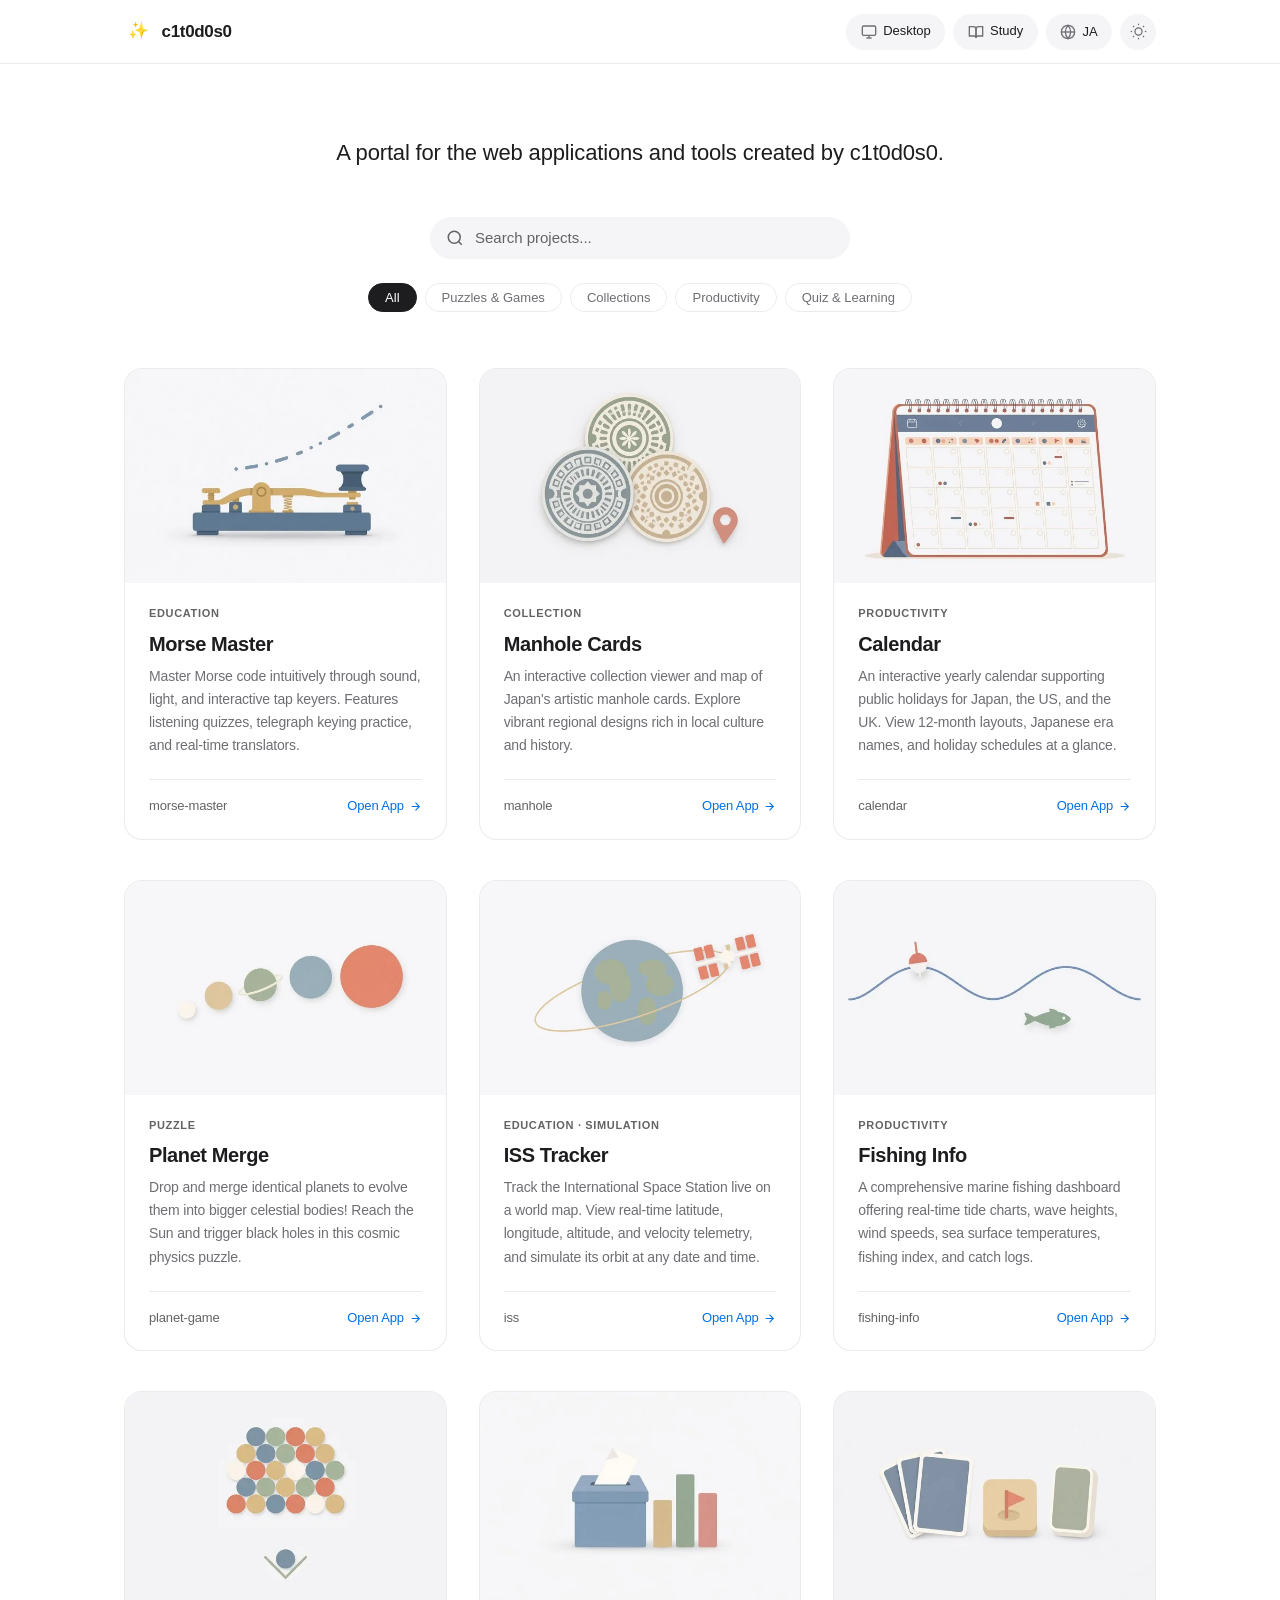
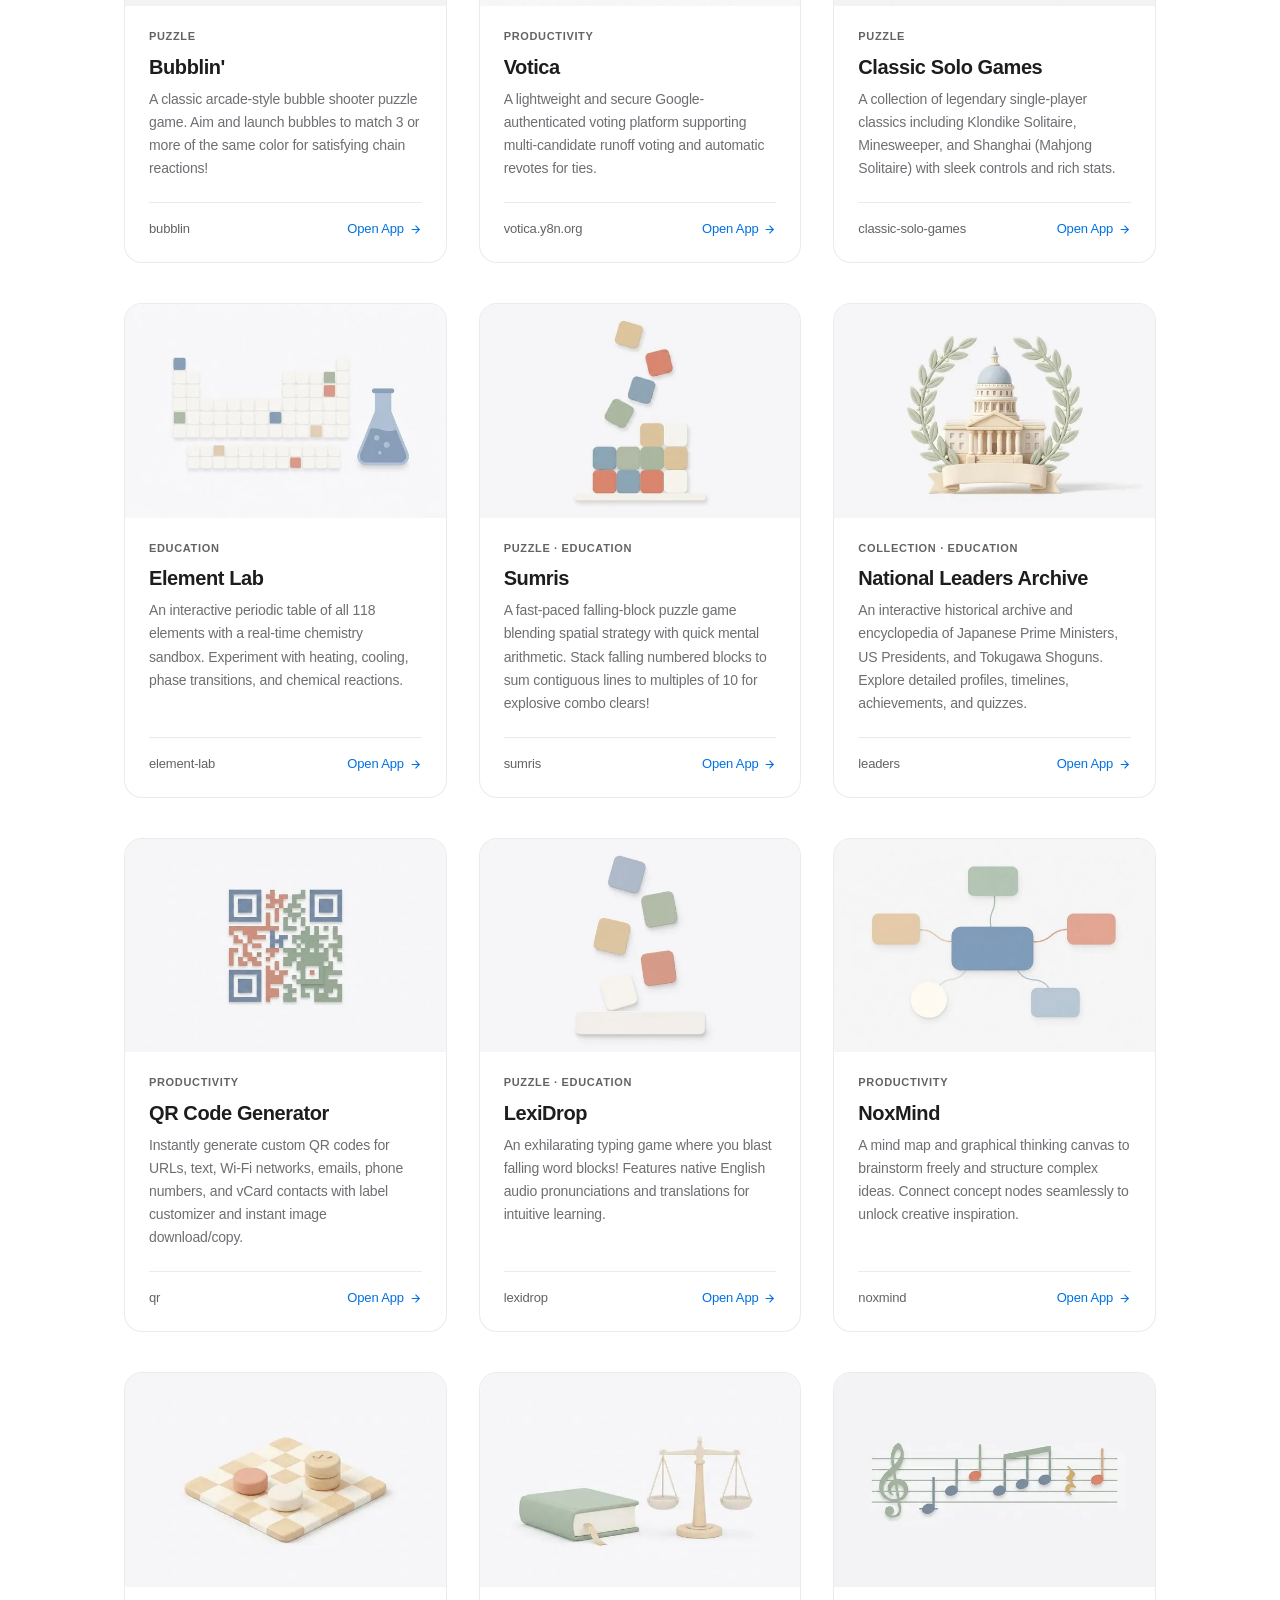
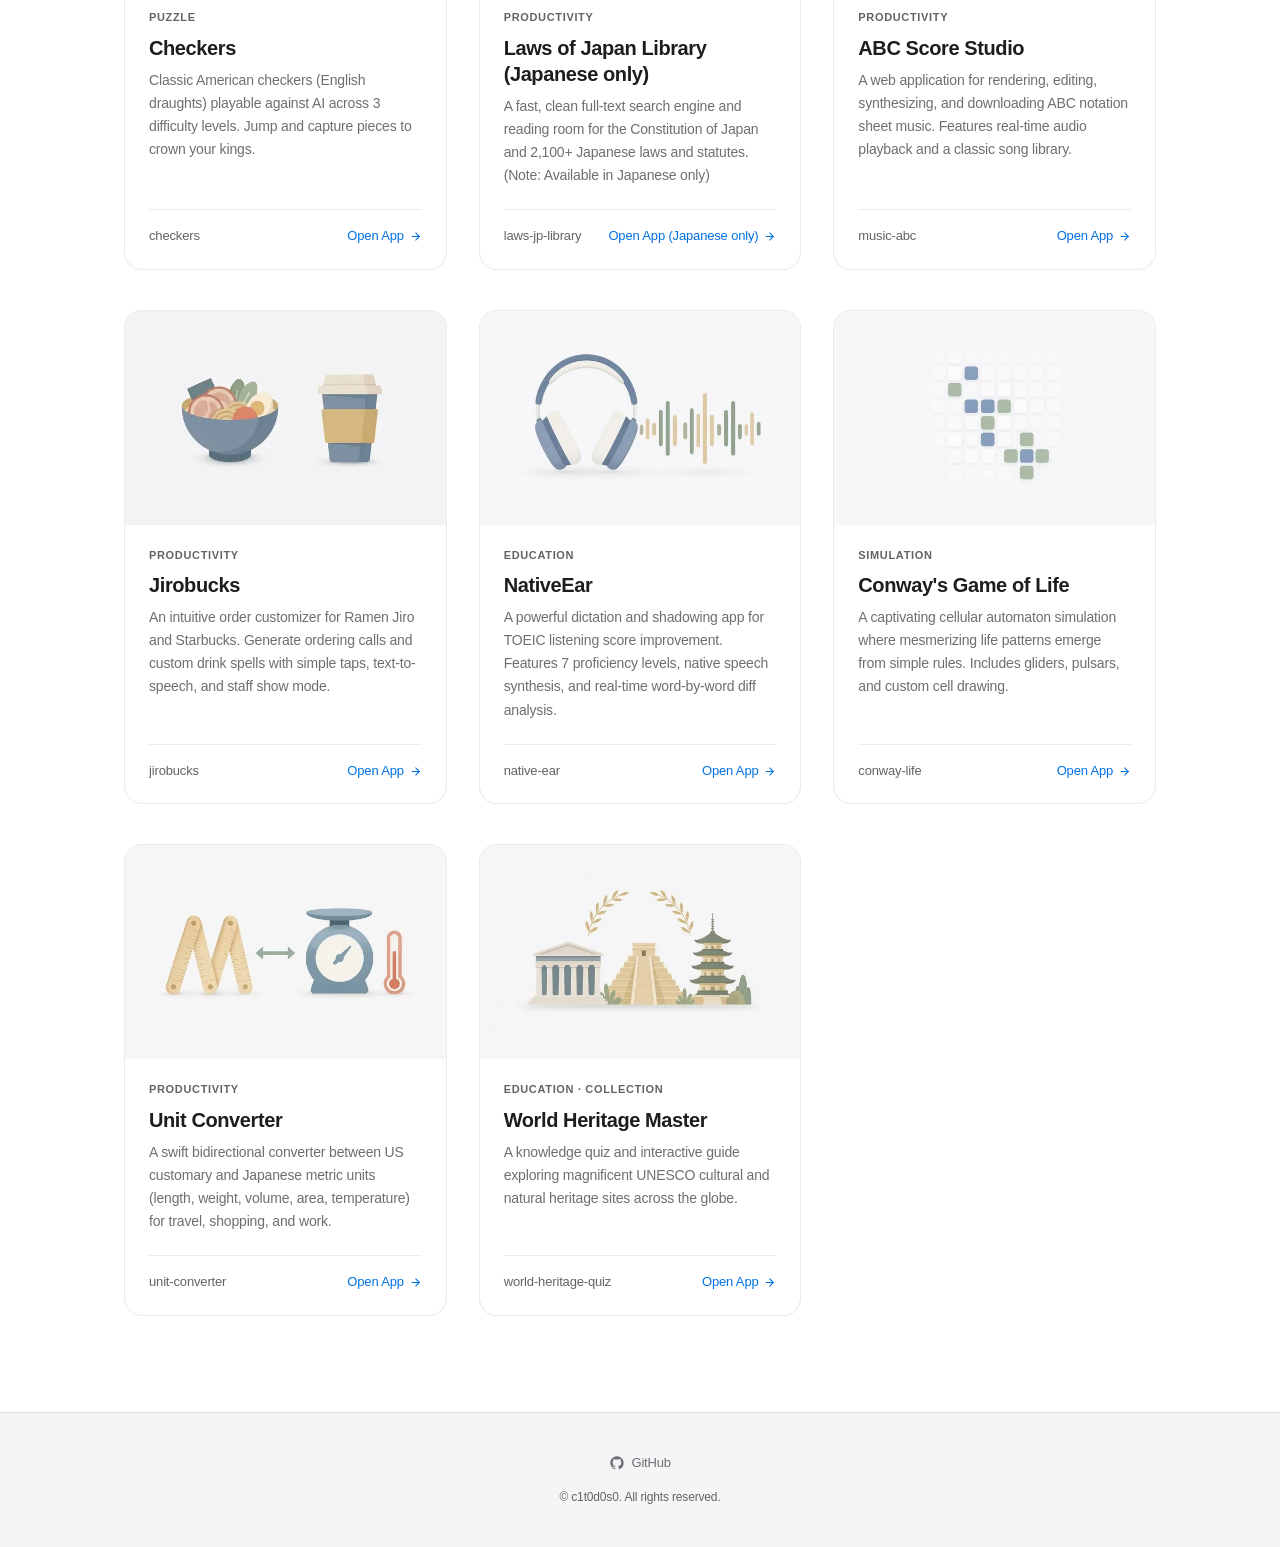
<file: index.html>
<!DOCTYPE html>
<html lang="ja">
<head>
  <meta charset="UTF-8">
  <meta name="viewport" content="width=device-width, initial-scale=1.0">
  <title id="pageTitle">c1t0d0s0 | Web Applications & Tools Portal</title>

  <!-- Early Theme & Language Detection (Zero Flash, Zero Blocking) -->
  <script>
    (function() {
      try {
        var theme = localStorage.getItem('theme') || 'light';
        document.documentElement.setAttribute('data-theme', theme);
        var stored = localStorage.getItem('lang');
        var isJa = stored ? (stored === 'ja') : ((navigator.languages && navigator.languages[0]) || navigator.language || '').toLowerCase().startsWith('ja');
        document.documentElement.lang = isJa ? 'ja' : 'en';
      } catch (e) {}
    })();
  </script>

  <!-- Preload LCP Thumbnail for First Card -->
  <link rel="preload" as="image" href="assets/images/manhole.webp" type="image/webp" fetchpriority="high">

  <!-- Google Tag Manager -->
  <script async src="https://www.googletagmanager.com/gtm.js?id=GTM-TS7PVPZ9"></script>
  <script>
    window.dataLayer = window.dataLayer || [];
    function gtag(){dataLayer.push(arguments);}
    gtag('js', new Date());
  </script>
  <!-- End Google Tag Manager -->
  
  <!-- SEO & Meta Tags -->
  <meta name="description" id="metaDescription" content="c1t0d0s0が制作・公開しているWebアプリケーションおよびWebツールのポータルサイトです。マンホールカード、NoxMind、世界遺産マスター、LexiDrop、Unit Converter、元素ラボ、ライフゲーム、モールスマスター、Votica、クラシック・ソロゲームズ、Planet Merge、NativeEar、釣行ナビ、QRコード生成、歴代指導者アーカイブ、カレンダー、Sumris、Bubblin'、ISS Tracker、ABC譜面スタジオ、ジローバックス、法令図書館、チェッカーなどにアクセスできます。">
  <meta name="keywords" content="c1t0d0s0, マンホールカード, Manhole Cards, NoxMind, マインドマップ, Mind Map, 世界遺産マスター, World Heritage Quiz, LexiDrop, Unit Converter, 元素ラボ, Element Lab, ライフゲーム, Conway's Game of Life, モールスマスター, Morse Master, モールス信号, Votica, 投票プラットフォーム, クラシック・ソロゲームズ, Classic Solo Games, ソリティア, マインスイーパー, 上海, Planet Merge, プラネットマージ, 惑星合体ゲーム, 落ち物パズル, 物理パズル, NativeEar, ネイティブイヤー, ディクテーション, シャドーイング, TOEIC, 英語リスニング, 釣行ナビ, Fishing Info, タイドグラフ, 潮汐, 海洋気象, 釣果記録, QRコード生成, QR Code Generator, 歴代指導者アーカイブ, National Leaders Archive, 歴史リーダー事典, 歴代首相, 歴代大統領, 徳川将軍, カレンダー, Calendar, 年間カレンダー, 祝日, Sumris, サムリス, 数字パズル, Bubblin', バブリン, パズルボブル, バブルシューター, ISS Tracker, ISSトラッカー, 国際宇宙ステーション, International Space Station, 軌道シミュレーション, ABC譜面スタジオ, ABC Score Studio, 楽譜, 記譜法, ジローバックス, Jirobucks, 二郎コール, スタバ呪文, 法令図書館, Laws of Japan Library, 日本の法令, 全文検索, 法律, 憲法, 条文検索, 六法, チェッカー, Checkers, アメリカンチェッカー, ドラフツ, Draughts, ボードゲーム, 対戦ゲーム, Webアプリ, ポータル">
  <meta name="author" content="c1t0d0s0">

  <!-- Open Graph / Facebook -->
  <meta property="og:type" content="website">
  <meta property="og:url" content="https://c1t0d0s0.y8n.org/">
  <meta property="og:title" id="ogTitle" content="c1t0d0s0 | Portal">
  <meta property="og:description" id="ogDescription" content="c1t0d0s0が制作したWebアプリケーション・ツールのリンク集ポータル">
  <meta property="og:image" content="https://c1t0d0s0.y8n.org/assets/images/votica.jpg">

  <!-- Twitter -->
  <meta name="twitter:card" content="summary_large_image">
  <meta name="twitter:title" id="twitterTitle" content="c1t0d0s0 | Portal">
  <meta name="twitter:description" id="twitterDescription" content="c1t0d0s0 Web Applications & Tools Portal">

  <!-- Favicon -->
  <link rel="icon" href="favicon.ico" sizes="any">
  <link rel="icon" type="image/svg+xml" href="favicon.svg">
  <link rel="apple-touch-icon" href="apple-touch-icon.png">

  <!-- Installable app (PWA). study.html is a separate app with its own manifest and scope -->
  <link rel="manifest" href="portal.webmanifest">
  <meta name="theme-color" content="#ffffff" media="(prefers-color-scheme: light)">
  <meta name="theme-color" content="#000000" media="(prefers-color-scheme: dark)">
  <meta name="mobile-web-app-capable" content="yes">
  <meta name="apple-mobile-web-app-capable" content="yes">
  <meta name="apple-mobile-web-app-title" content="c1t0d0s0">

  <!-- Canonical URL -->
  <link rel="canonical" href="https://c1t0d0s0.y8n.org/">

  <!-- Structured Data (JSON-LD) for Google Search Rich Results -->
  <script type="application/ld+json">
  {
    "@context": "https://schema.org",
    "@graph": [
      {
        "@type": "WebSite",
        "@id": "https://c1t0d0s0.y8n.org/#website",
        "url": "https://c1t0d0s0.y8n.org/",
        "name": "c1t0d0s0",
        "alternateName": [
          "c1t0d0s0 Portal",
          "c1t0d0s0 ポータル"
        ],
        "description": "c1t0d0s0が制作・公開しているWebアプリケーションおよびWebツールのポータルサイトです。",
        "inLanguage": [
          "ja",
          "en"
        ],
        "publisher": {
          "@id": "https://c1t0d0s0.y8n.org/#author"
        }
      },
      {
        "@type": "ProfilePage",
        "@id": "https://c1t0d0s0.y8n.org/#profilepage",
        "url": "https://c1t0d0s0.y8n.org/",
        "name": "c1t0d0s0 | Web Applications & Tools Portal",
        "isPartOf": {
          "@id": "https://c1t0d0s0.y8n.org/#website"
        },
        "mainEntity": {
          "@id": "https://c1t0d0s0.y8n.org/#author"
        }
      },
      {
        "@type": "Person",
        "@id": "https://c1t0d0s0.y8n.org/#author",
        "name": "c1t0d0s0",
        "url": "https://c1t0d0s0.y8n.org/",
        "sameAs": [
          "https://github.com/c1t0d0s0"
        ],
        "description": "Web developer creating interactive web applications, games, and productivity tools."
      },
      {
        "@type": "CollectionPage",
        "@id": "https://c1t0d0s0.y8n.org/#collectionpage",
        "url": "https://c1t0d0s0.y8n.org/",
        "name": "c1t0d0s0 Web Applications & Tools Collection",
        "isPartOf": {
          "@id": "https://c1t0d0s0.y8n.org/#website"
        },
        "description": "c1t0d0s0が制作・公開しているWebアプリケーションおよびWebツールのコレクション一覧",
        "mainEntity": {
          "@type": "ItemList",
          "name": "Web Applications by c1t0d0s0",
          "numberOfItems": 23,
          "itemListElement": [
            {
              "@type": "ListItem",
              "position": 1,
              "item": {
                "@id": "https://manhole.y8n.org/#app"
              }
            },
            {
              "@type": "ListItem",
              "position": 2,
              "item": {
                "@id": "https://calendar.y8n.org/#app"
              }
            },
            {
              "@type": "ListItem",
              "position": 3,
              "item": {
                "@id": "https://planet-merge.y8n.org/#app"
              }
            },
            {
              "@type": "ListItem",
              "position": 4,
              "item": {
                "@id": "https://iss.y8n.org/#app"
              }
            },
            {
              "@type": "ListItem",
              "position": 5,
              "item": {
                "@id": "https://fishing.y8n.org/#app"
              }
            },
            {
              "@type": "ListItem",
              "position": 6,
              "item": {
                "@id": "https://bubblin.y8n.org/#app"
              }
            },
            {
              "@type": "ListItem",
              "position": 7,
              "item": {
                "@id": "https://votica.y8n.org/#app"
              }
            },
            {
              "@type": "ListItem",
              "position": 8,
              "item": {
                "@id": "https://c1t0d0s0.y8n.org/music-abc/#app"
              }
            },
            {
              "@type": "ListItem",
              "position": 9,
              "item": {
                "@id": "https://c1t0d0s0.y8n.org/jirobucks/#app"
              }
            },
            {
              "@type": "ListItem",
              "position": 10,
              "item": {
                "@id": "https://sologames.y8n.org/#app"
              }
            },
            {
              "@type": "ListItem",
              "position": 11,
              "item": {
                "@id": "https://native-ear.y8n.org/#app"
              }
            },
            {
              "@type": "ListItem",
              "position": 12,
              "item": {
                "@id": "https://element-lab.y8n.org/#app"
              }
            },
            {
              "@type": "ListItem",
              "position": 13,
              "item": {
                "@id": "https://sumris.y8n.org/#app"
              }
            },
            {
              "@type": "ListItem",
              "position": 14,
              "item": {
                "@id": "https://leaders.y8n.org/#app"
              }
            },
            {
              "@type": "ListItem",
              "position": 15,
              "item": {
                "@id": "https://qr.y8n.org/#app"
              }
            },
            {
              "@type": "ListItem",
              "position": 16,
              "item": {
                "@id": "https://c1t0d0s0.y8n.org/conway-life/#app"
              }
            },
            {
              "@type": "ListItem",
              "position": 17,
              "item": {
                "@id": "https://c1t0d0s0.y8n.org/unit-converter/#app"
              }
            },
            {
              "@type": "ListItem",
              "position": 18,
              "item": {
                "@id": "https://lexidrop.y8n.org/#app"
              }
            },
            {
              "@type": "ListItem",
              "position": 19,
              "item": {
                "@id": "https://world-heritage.y8n.org/#app"
              }
            },
            {
              "@type": "ListItem",
              "position": 20,
              "item": {
                "@id": "https://noxmind.y8n.org/#app"
              }
            },
            {
              "@type": "ListItem",
              "position": 21,
              "item": {
                "@id": "https://c1t0d0s0.y8n.org/morse-master/#app"
              }
            },
            {
              "@type": "ListItem",
              "position": 22,
              "item": {
                "@id": "https://c1t0d0s0.y8n.org/laws-jp-library/#app"
              }
            },
            {
              "@type": "ListItem",
              "position": 23,
              "item": {
                "@id": "https://c1t0d0s0.y8n.org/checkers/#app"
              }
            }
          ]
        }
      },
      {
        "@type": "WebApplication",
        "@id": "https://manhole.y8n.org/#app",
        "name": "マンホールカード",
        "alternateName": "Manhole Cards",
        "url": "https://manhole.y8n.org/",
        "image": [
          "https://c1t0d0s0.y8n.org/assets/images/manhole.webp",
          "https://c1t0d0s0.y8n.org/assets/images/manhole.jpg"
        ],
        "description": "日本全国のご当地デザインマンホールカードを閲覧・管理・探索できるインタラクティブコレクション。",
        "applicationCategory": "ReferenceApplication",
        "operatingSystem": "All",
        "browserRequirements": "Requires HTML5 and JavaScript",
        "inLanguage": [
          "ja",
          "en"
        ],
        "offers": {
          "@type": "Offer",
          "price": "0",
          "priceCurrency": "JPY"
        },
        "author": {
          "@id": "https://c1t0d0s0.y8n.org/#author"
        }
      },
      {
        "@type": "WebApplication",
        "@id": "https://noxmind.y8n.org/#app",
        "name": "NoxMind",
        "alternateName": "NoxMind",
        "url": "https://noxmind.y8n.org/",
        "image": [
          "https://c1t0d0s0.y8n.org/assets/images/noxmind.webp",
          "https://c1t0d0s0.y8n.org/assets/images/noxmind.jpg"
        ],
        "description": "アイディアの構造化やブレインストーミングをサポートするマインドマップ＆思考ノードツール。",
        "applicationCategory": "UtilitiesApplication",
        "operatingSystem": "All",
        "browserRequirements": "Requires HTML5 and JavaScript",
        "inLanguage": [
          "ja",
          "en"
        ],
        "offers": {
          "@type": "Offer",
          "price": "0",
          "priceCurrency": "JPY"
        },
        "author": {
          "@id": "https://c1t0d0s0.y8n.org/#author"
        }
      },
      {
        "@type": "WebApplication",
        "@id": "https://world-heritage.y8n.org/#app",
        "name": "世界遺産マスター",
        "alternateName": "World Heritage Master",
        "url": "https://world-heritage.y8n.org/",
        "image": [
          "https://c1t0d0s0.y8n.org/assets/images/world-heritage.webp",
          "https://c1t0d0s0.y8n.org/assets/images/world-heritage.jpg"
        ],
        "description": "世界各地の文化遺産・自然遺産の知識を楽しく深めるクイズ＆リファレンスアプリケーション。",
        "applicationCategory": "EducationalApplication",
        "operatingSystem": "All",
        "browserRequirements": "Requires HTML5 and JavaScript",
        "inLanguage": [
          "ja",
          "en"
        ],
        "offers": {
          "@type": "Offer",
          "price": "0",
          "priceCurrency": "JPY"
        },
        "author": {
          "@id": "https://c1t0d0s0.y8n.org/#author"
        }
      },
      {
        "@type": "WebApplication",
        "@id": "https://lexidrop.y8n.org/#app",
        "name": "LexiDrop",
        "alternateName": "LexiDrop",
        "url": "https://lexidrop.y8n.org/",
        "image": [
          "https://c1t0d0s0.y8n.org/assets/images/lexidrop.webp",
          "https://c1t0d0s0.y8n.org/assets/images/lexidrop.jpg"
        ],
        "description": "落下する英単語ブロックをタイピングして消去！ネイティブ英語発音と日本語訳で楽しく学べる新感覚英単語タイピングゲーム。",
        "applicationCategory": "GameApplication",
        "operatingSystem": "All",
        "browserRequirements": "Requires HTML5 and JavaScript",
        "inLanguage": [
          "ja",
          "en"
        ],
        "offers": {
          "@type": "Offer",
          "price": "0",
          "priceCurrency": "JPY"
        },
        "author": {
          "@id": "https://c1t0d0s0.y8n.org/#author"
        }
      },
      {
        "@type": "WebApplication",
        "@id": "https://c1t0d0s0.y8n.org/unit-converter/#app",
        "name": "Unit Converter",
        "alternateName": "Unit Converter",
        "url": "https://c1t0d0s0.y8n.org/unit-converter/",
        "image": [
          "https://c1t0d0s0.y8n.org/assets/images/unit-converter.webp",
          "https://c1t0d0s0.y8n.org/assets/images/unit-converter.jpg"
        ],
        "description": "アメリカと日本の各種単位（長さ・重さ・量・面積・温度）を双方向に瞬時に変換できる便利な日米単位変換ツール。",
        "applicationCategory": "UtilitiesApplication",
        "operatingSystem": "All",
        "browserRequirements": "Requires HTML5 and JavaScript",
        "inLanguage": [
          "ja",
          "en"
        ],
        "offers": {
          "@type": "Offer",
          "price": "0",
          "priceCurrency": "JPY"
        },
        "author": {
          "@id": "https://c1t0d0s0.y8n.org/#author"
        }
      },
      {
        "@type": "WebApplication",
        "@id": "https://element-lab.y8n.org/#app",
        "name": "元素ラボ",
        "alternateName": "Element Lab",
        "url": "https://element-lab.y8n.org/",
        "image": [
          "https://c1t0d0s0.y8n.org/assets/images/element-lab.webp",
          "https://c1t0d0s0.y8n.org/assets/images/element-lab.jpg"
        ],
        "description": "全118元素の周期表とリアルタイム物理・化学反応サンドボックスシミュレーション。加熱・冷却・状態変化や様々な化学反応を体験。",
        "applicationCategory": "EducationalApplication",
        "operatingSystem": "All",
        "browserRequirements": "Requires HTML5 and JavaScript",
        "inLanguage": [
          "ja",
          "en"
        ],
        "offers": {
          "@type": "Offer",
          "price": "0",
          "priceCurrency": "JPY"
        },
        "author": {
          "@id": "https://c1t0d0s0.y8n.org/#author"
        }
      },
      {
        "@type": "WebApplication",
        "@id": "https://c1t0d0s0.y8n.org/conway-life/#app",
        "name": "ライフゲーム",
        "alternateName": "Conway\\",
        "url": "https://c1t0d0s0.y8n.org/conway-life/",
        "image": [
          "https://c1t0d0s0.y8n.org/assets/images/conway-life.webp",
          "https://c1t0d0s0.y8n.org/assets/images/conway-life.jpg"
        ],
        "description": "シンプルかつ奥深い生命シミュレーション。世代交代のルールが生み出す無限のパターンや宇宙船、振動子を観察・探索。",
        "applicationCategory": "GameApplication",
        "operatingSystem": "All",
        "browserRequirements": "Requires HTML5 and JavaScript",
        "inLanguage": [
          "ja",
          "en"
        ],
        "offers": {
          "@type": "Offer",
          "price": "0",
          "priceCurrency": "JPY"
        },
        "author": {
          "@id": "https://c1t0d0s0.y8n.org/#author"
        }
      },
      {
        "@type": "WebApplication",
        "@id": "https://c1t0d0s0.y8n.org/morse-master/#app",
        "name": "モールスマスター",
        "alternateName": "Morse Master",
        "url": "https://c1t0d0s0.y8n.org/morse-master/",
        "image": [
          "https://c1t0d0s0.y8n.org/assets/images/morse-master.webp",
          "https://c1t0d0s0.y8n.org/assets/images/morse-master.jpg"
        ],
        "description": "音と光とタップで直感的に学ぶモールス信号学習アプリ。聞き取りクイズ、パドル・電鍵打鍵練習、リアルタイム翻訳機を搭載。",
        "applicationCategory": "EducationalApplication",
        "operatingSystem": "All",
        "browserRequirements": "Requires HTML5 and JavaScript",
        "inLanguage": [
          "ja",
          "en"
        ],
        "offers": {
          "@type": "Offer",
          "price": "0",
          "priceCurrency": "JPY"
        },
        "author": {
          "@id": "https://c1t0d0s0.y8n.org/#author"
        }
      },
      {
        "@type": "WebApplication",
        "@id": "https://votica.y8n.org/#app",
        "name": "Votica",
        "alternateName": "Votica",
        "url": "https://votica.y8n.org/",
        "image": [
          "https://c1t0d0s0.y8n.org/assets/images/votica.webp",
          "https://c1t0d0s0.y8n.org/assets/images/votica.jpg"
        ],
        "description": "多人数での決選投票・同率1位自動再投票に対応した、手軽で安全なGoogle認証投票Webサービス。",
        "applicationCategory": "UtilitiesApplication",
        "operatingSystem": "All",
        "browserRequirements": "Requires HTML5 and JavaScript",
        "inLanguage": [
          "ja",
          "en"
        ],
        "offers": {
          "@type": "Offer",
          "price": "0",
          "priceCurrency": "JPY"
        },
        "author": {
          "@id": "https://c1t0d0s0.y8n.org/#author"
        }
      },
      {
        "@type": "WebApplication",
        "@id": "https://sologames.y8n.org/#app",
        "name": "クラシック・ソロゲームズ",
        "alternateName": "Classic Solo Games",
        "url": "https://sologames.y8n.org/",
        "image": [
          "https://c1t0d0s0.y8n.org/assets/images/classic-solo-games.webp",
          "https://c1t0d0s0.y8n.org/assets/images/classic-solo-games.jpg"
        ],
        "description": "ソリティア（クロンダイク）、マインスイーパー、上海（麻雀ソリティア）など、一人遊びの名作クラシックゲームを快適な操作感と美しい演出で楽しめるゲームハブ。",
        "applicationCategory": "GameApplication",
        "operatingSystem": "All",
        "browserRequirements": "Requires HTML5 and JavaScript",
        "inLanguage": [
          "ja",
          "en"
        ],
        "offers": {
          "@type": "Offer",
          "price": "0",
          "priceCurrency": "JPY"
        },
        "author": {
          "@id": "https://c1t0d0s0.y8n.org/#author"
        }
      },
      {
        "@type": "WebApplication",
        "@id": "https://planet-merge.y8n.org/#app",
        "name": "Planet Merge",
        "alternateName": "Planet Merge",
        "url": "https://planet-merge.y8n.org/",
        "image": [
          "https://c1t0d0s0.y8n.org/assets/images/planet-game.webp",
          "https://c1t0d0s0.y8n.org/assets/images/planet-game.jpg"
        ],
        "description": "同じ惑星同士をぶつけて合体・進化！太陽を目指してスコアを伸ばす爽快な物理演算落ち物パズルゲーム。",
        "applicationCategory": "GameApplication",
        "operatingSystem": "All",
        "browserRequirements": "Requires HTML5 and JavaScript",
        "inLanguage": [
          "ja",
          "en"
        ],
        "offers": {
          "@type": "Offer",
          "price": "0",
          "priceCurrency": "JPY"
        },
        "author": {
          "@id": "https://c1t0d0s0.y8n.org/#author"
        }
      },
      {
        "@type": "WebApplication",
        "@id": "https://native-ear.y8n.org/#app",
        "name": "NativeEar",
        "alternateName": "NativeEar",
        "url": "https://native-ear.y8n.org/",
        "image": [
          "https://c1t0d0s0.y8n.org/assets/images/native-ear.webp",
          "https://c1t0d0s0.y8n.org/assets/images/native-ear.jpg"
        ],
        "description": "TOEICリスニングスコアアップを目指すディクテーション＆シャドーイング特訓アプリ。7段階レベル別ネイティブ音声とリアルタイムDiff判定。",
        "applicationCategory": "EducationalApplication",
        "operatingSystem": "All",
        "browserRequirements": "Requires HTML5 and JavaScript",
        "inLanguage": [
          "ja",
          "en"
        ],
        "offers": {
          "@type": "Offer",
          "price": "0",
          "priceCurrency": "JPY"
        },
        "author": {
          "@id": "https://c1t0d0s0.y8n.org/#author"
        }
      },
      {
        "@type": "WebApplication",
        "@id": "https://fishing.y8n.org/#app",
        "name": "釣行ナビ",
        "alternateName": "Fishing Info",
        "url": "https://fishing.y8n.org/",
        "image": [
          "https://c1t0d0s0.y8n.org/assets/images/fishing-info.webp",
          "https://c1t0d0s0.y8n.org/assets/images/fishing-info.jpg"
        ],
        "description": "全国の潮汐・タイドグラフ、海洋気象、釣行指数、魚種図鑑、マイ釣果ログを提供する釣り人専用ダッシュボード。",
        "applicationCategory": "LifestyleApplication",
        "operatingSystem": "All",
        "browserRequirements": "Requires HTML5 and JavaScript",
        "inLanguage": [
          "ja",
          "en"
        ],
        "offers": {
          "@type": "Offer",
          "price": "0",
          "priceCurrency": "JPY"
        },
        "author": {
          "@id": "https://c1t0d0s0.y8n.org/#author"
        }
      },
      {
        "@type": "WebApplication",
        "@id": "https://qr.y8n.org/#app",
        "name": "QRコード生成",
        "alternateName": "QR Code Generator",
        "url": "https://qr.y8n.org/",
        "image": [
          "https://c1t0d0s0.y8n.org/assets/images/qr-generator.webp",
          "https://c1t0d0s0.y8n.org/assets/images/qr-generator.jpg"
        ],
        "description": "URL、テキスト、Wi-Fi、メール、連絡先などのQRコードを簡単に作成・カスタマイズできるWebツール。",
        "applicationCategory": "UtilitiesApplication",
        "operatingSystem": "All",
        "browserRequirements": "Requires HTML5 and JavaScript",
        "inLanguage": [
          "ja",
          "en"
        ],
        "offers": {
          "@type": "Offer",
          "price": "0",
          "priceCurrency": "JPY"
        },
        "author": {
          "@id": "https://c1t0d0s0.y8n.org/#author"
        }
      },
      {
        "@type": "WebApplication",
        "@id": "https://leaders.y8n.org/#app",
        "name": "歴代指導者アーカイブ",
        "alternateName": "National Leaders Archive",
        "url": "https://leaders.y8n.org/",
        "image": [
          "https://c1t0d0s0.y8n.org/assets/images/leaders.webp",
          "https://c1t0d0s0.y8n.org/assets/images/leaders.jpg"
        ],
        "description": "日本の歴代首相、米歴代大統領、徳川十五代将軍の歩みを網羅した歴史アーカイブ。詳細な人物プロフィール、実績、歴史年表、理解度クイズを搭載。",
        "applicationCategory": "EducationalApplication",
        "operatingSystem": "All",
        "browserRequirements": "Requires HTML5 and JavaScript",
        "inLanguage": [
          "ja",
          "en"
        ],
        "offers": {
          "@type": "Offer",
          "price": "0",
          "priceCurrency": "JPY"
        },
        "author": {
          "@id": "https://c1t0d0s0.y8n.org/#author"
        }
      },
      {
        "@type": "WebApplication",
        "@id": "https://calendar.y8n.org/#app",
        "name": "カレンダー",
        "alternateName": "Calendar",
        "url": "https://calendar.y8n.org/",
        "image": [
          "https://c1t0d0s0.y8n.org/assets/images/calendar.webp",
          "https://c1t0d0s0.y8n.org/assets/images/calendar.jpg"
        ],
        "description": "日本・アメリカ・イギリスの祝日に対応した年間カレンダー。西暦・和暦・干支の表示や祝日一覧、国別の年間スケジュールを1画面で直感的に確認できます。",
        "applicationCategory": "UtilitiesApplication",
        "operatingSystem": "All",
        "browserRequirements": "Requires HTML5 and JavaScript",
        "inLanguage": [
          "ja",
          "en"
        ],
        "offers": {
          "@type": "Offer",
          "price": "0",
          "priceCurrency": "JPY"
        },
        "author": {
          "@id": "https://c1t0d0s0.y8n.org/#author"
        }
      },
      {
        "@type": "WebApplication",
        "@id": "https://sumris.y8n.org/#app",
        "name": "Sumris",
        "alternateName": "Sumris",
        "url": "https://sumris.y8n.org/",
        "image": [
          "https://c1t0d0s0.y8n.org/assets/images/sumris.webp",
          "https://c1t0d0s0.y8n.org/assets/images/sumris.jpg"
        ],
        "description": "暗算の爽快感と落ち物パズルのスリルが融合した新感覚の数字パズルゲーム。落下する数字ブロックを積み上げ、縦・横の合計を「10の倍数」にして爽快コンボ消去！",
        "applicationCategory": "GameApplication",
        "operatingSystem": "All",
        "browserRequirements": "Requires HTML5 and JavaScript",
        "inLanguage": [
          "ja",
          "en"
        ],
        "offers": {
          "@type": "Offer",
          "price": "0",
          "priceCurrency": "JPY"
        },
        "author": {
          "@id": "https://c1t0d0s0.y8n.org/#author"
        }
      },
      {
        "@type": "WebApplication",
        "@id": "https://bubblin.y8n.org/#app",
        "name": "Bubblin'",
        "alternateName": "Bubblin'",
        "url": "https://bubblin.y8n.org/",
        "image": [
          "https://c1t0d0s0.y8n.org/assets/images/bubblin.webp",
          "https://c1t0d0s0.y8n.org/assets/images/bubblin.jpg"
        ],
        "description": "パズルボブル風の爽快アーケードパズルゲーム。狙いを定めてバブルを発射し、同じ色を3つ以上揃えて連鎖消去！オンライン対戦やステージ攻略を楽しもう。",
        "applicationCategory": "GameApplication",
        "operatingSystem": "All",
        "browserRequirements": "Requires HTML5 and JavaScript",
        "inLanguage": [
          "ja",
          "en"
        ],
        "offers": {
          "@type": "Offer",
          "price": "0",
          "priceCurrency": "JPY"
        },
        "author": {
          "@id": "https://c1t0d0s0.y8n.org/#author"
        }
      },
      {
        "@type": "WebApplication",
        "@id": "https://iss.y8n.org/#app",
        "name": "ISS Tracker",
        "alternateName": "ISS Live Orbit Tracker & Simulator",
        "url": "https://iss.y8n.org/",
        "image": [
          "https://c1t0d0s0.y8n.org/assets/images/iss-tracker.webp",
          "https://c1t0d0s0.y8n.org/assets/images/iss-tracker.jpg"
        ],
        "description": "国際宇宙ステーション（ISS）の現在位置を地図上にリアルタイム表示。緯度・経度・高度・速度のテレメトリーに加え、任意の日時の軌道をシミュレーションできます。",
        "applicationCategory": "EducationalApplication",
        "operatingSystem": "All",
        "browserRequirements": "Requires HTML5 and JavaScript",
        "inLanguage": [
          "ja",
          "en"
        ],
        "offers": {
          "@type": "Offer",
          "price": "0",
          "priceCurrency": "JPY"
        },
        "author": {
          "@id": "https://c1t0d0s0.y8n.org/#author"
        }
      },
      {
        "@type": "WebApplication",
        "@id": "https://c1t0d0s0.y8n.org/music-abc/#app",
        "name": "ABC譜面スタジオ",
        "alternateName": "ABC Score Studio",
        "url": "https://c1t0d0s0.y8n.org/music-abc/",
        "image": [
          "https://c1t0d0s0.y8n.org/assets/images/music-abc.webp",
          "https://c1t0d0s0.y8n.org/assets/images/music-abc.jpg"
        ],
        "description": "ABC記譜法の楽譜を表示・編集・リアルタイム再生・MIDIダウンロードできるWebエディタ。唱歌や国歌などの名曲ライブラリを収録。",
        "applicationCategory": "UtilitiesApplication",
        "operatingSystem": "All",
        "browserRequirements": "Requires HTML5 and JavaScript",
        "inLanguage": [
          "ja",
          "en"
        ],
        "offers": {
          "@type": "Offer",
          "price": "0",
          "priceCurrency": "JPY"
        },
        "author": {
          "@id": "https://c1t0d0s0.y8n.org/#author"
        }
      },
      {
        "@type": "WebApplication",
        "@id": "https://c1t0d0s0.y8n.org/jirobucks/#app",
        "name": "ジローバックス",
        "alternateName": "Jirobucks",
        "url": "https://c1t0d0s0.y8n.org/jirobucks/",
        "image": [
          "https://c1t0d0s0.y8n.org/assets/images/jirobucks.webp",
          "https://c1t0d0s0.y8n.org/assets/images/jirobucks.jpg"
        ],
        "description": "ラーメン二郎のコールとスターバックスのカスタム呪文を直感的に作成！店員に見せるモードや音声読み上げで注文も安心。",
        "applicationCategory": "UtilitiesApplication",
        "operatingSystem": "All",
        "browserRequirements": "Requires HTML5 and JavaScript",
        "inLanguage": [
          "ja",
          "en"
        ],
        "offers": {
          "@type": "Offer",
          "price": "0",
          "priceCurrency": "JPY"
        },
        "author": {
          "@id": "https://c1t0d0s0.y8n.org/#author"
        }
      },
      {
        "@type": "WebApplication",
        "@id": "https://c1t0d0s0.y8n.org/laws-jp-library/#app",
        "name": "法令図書館",
        "alternateName": "Laws of Japan Library",
        "url": "https://c1t0d0s0.y8n.org/laws-jp-library/",
        "image": [
          "https://c1t0d0s0.y8n.org/assets/images/laws-jp-library.webp",
          "https://c1t0d0s0.y8n.org/assets/images/laws-jp-library.jpg"
        ],
        "description": "日本国憲法と2,100本超の法律の全文、政令・省令を全文検索・閲覧できるWeb書庫。法令名検索や五十音・分野別ブラウズにも対応。",
        "applicationCategory": "UtilitiesApplication",
        "operatingSystem": "All",
        "browserRequirements": "Requires HTML5 and JavaScript",
        "inLanguage": [
          "ja"
        ],
        "offers": {
          "@type": "Offer",
          "price": "0",
          "priceCurrency": "JPY"
        },
        "author": {
          "@id": "https://c1t0d0s0.y8n.org/#author"
        }
      },
      {
        "@type": "WebApplication",
        "@id": "https://c1t0d0s0.y8n.org/checkers/#app",
        "name": "チェッカー",
        "alternateName": "Checkers",
        "url": "https://c1t0d0s0.y8n.org/checkers/",
        "image": [
          "https://c1t0d0s0.y8n.org/assets/images/checkers.webp",
          "https://c1t0d0s0.y8n.org/assets/images/checkers.jpg"
        ],
        "description": "3段階の難易度でコンピュータと対戦できるアメリカン・チェッカー（ドラフツ）。シンプルながら奥深い盤上の駆け引きを楽しめます。",
        "applicationCategory": "GameApplication",
        "operatingSystem": "All",
        "browserRequirements": "Requires HTML5 and JavaScript",
        "inLanguage": [
          "ja",
          "en"
        ],
        "offers": {
          "@type": "Offer",
          "price": "0",
          "priceCurrency": "JPY"
        },
        "author": {
          "@id": "https://c1t0d0s0.y8n.org/#author"
        }
      }
    ]
  }
  </script>

  <!-- Main Stylesheet -->
  <link rel="stylesheet" href="styles.css">
</head>
<body>
  <!-- Google Tag Manager (noscript) -->
  <noscript><iframe src="https://www.googletagmanager.com/ns.html?id=GTM-TS7PVPZ9"
  height="0" width="0" style="display:none;visibility:hidden"></iframe></noscript>
  <!-- End Google Tag Manager (noscript) -->

  <!-- Sticky Glass Header -->
  <header class="header">
    <div class="header-container">
      <a href="https://c1t0d0s0.y8n.org/" class="logo" id="logoLink">
        <div class="logo-icon">✨</div>
        <span class="logo-text">c1t0d0s0</span>
      </a>

      <div class="nav-actions">
        <!-- Retro Web Desktop Mode -->
        <a href="desktop.html" class="lang-toggle-btn nav-link-btn" aria-label="UNIX Web Desktop" title="CDE / UNIX ワークステーション風 Webデスクトップ" style="text-decoration:none;">
          <svg width="18" height="18" fill="none" stroke="currentColor" stroke-width="2" viewBox="0 0 24 24">
            <rect x="2" y="3" width="20" height="14" rx="2"></rect>
            <line x1="8" y1="21" x2="16" y2="21"></line>
            <line x1="12" y1="17" x2="12" y2="21"></line>
          </svg>
          <span>Desktop</span>
        </a>

        <!-- Learning Apps for Elementary School Students -->
        <a href="study.html" class="lang-toggle-btn nav-link-btn" aria-label="小学生向け学習アプリ" title="THE LEARNING ZOO - 小学生向け学習アプリのリンク集" style="text-decoration:none;">
          <svg width="18" height="18" fill="none" stroke="currentColor" stroke-width="2" viewBox="0 0 24 24">
            <path d="M2 4h6a4 4 0 0 1 4 4v13a3 3 0 0 0-3-3H2z"></path>
            <path d="M22 4h-6a4 4 0 0 0-4 4v13a3 3 0 0 1 3-3h7z"></path>
          </svg>
          <span>Study</span>
        </a>

        <!-- Language Switcher Button -->
        <button type="button" class="lang-toggle-btn" id="langToggleBtn" aria-label="Switch to English" title="Switch Language">
          <svg width="18" height="18" fill="none" stroke="currentColor" stroke-width="2" viewBox="0 0 24 24">
            <circle cx="12" cy="12" r="10"></circle>
            <line x1="2" y1="12" x2="22" y2="12"></line>
            <path d="M12 2a15.3 15.3 0 0 1 4 10 15.3 15.3 0 0 1-4 10 15.3 15.3 0 0 1-4-10 15.3 15.3 0 0 1 4-10z"></path>
          </svg>
          <span id="langText">EN</span>
        </button>

        <!-- Theme Toggle Button -->
        <button type="button" class="theme-toggle-btn" id="themeToggleBtn" aria-label="テーマ切替">
          <!-- Moon Icon (Dark Mode) -->
          <svg class="theme-icon-moon" width="20" height="20" fill="none" stroke="currentColor" stroke-width="2" viewBox="0 0 24 24">
            <path d="M21 12.79A9 9 0 1 1 11.21 3 7 7 0 0 0 21 12.79z"></path>
          </svg>
          <!-- Sun Icon (Light Mode) -->
          <svg class="theme-icon-sun" width="20" height="20" fill="none" stroke="currentColor" stroke-width="2" viewBox="0 0 24 24">
            <circle cx="12" cy="12" r="5"></circle>
            <line x1="12" y1="1" x2="12" y2="3"></line>
            <line x1="12" y1="21" x2="12" y2="23"></line>
            <line x1="4.22" y1="4.22" x2="5.64" y2="5.64"></line>
            <line x1="18.36" y1="18.36" x2="19.78" y2="19.78"></line>
            <line x1="1" y1="12" x2="3" y2="12"></line>
            <line x1="21" y1="12" x2="23" y2="12"></line>
            <line x1="4.22" y1="19.78" x2="5.64" y2="18.36"></line>
            <line x1="18.36" y1="5.64" x2="19.78" y2="4.22"></line>
          </svg>
        </button>
      </div>
    </div>
  </header>

  <!-- Hero -->
  <section class="hero">
    <h1 class="hero-lead" id="heroLead">c1t0d0s0&nbsp;が制作・公開している&#8203;Web&nbsp;アプリのポータルです。</h1>
  </section>

  <!-- Live Search & Filter Bar -->
  <section class="filter-section">
    <div class="search-box">
      <svg class="search-icon" width="18" height="18" fill="none" stroke="currentColor" stroke-width="2" viewBox="0 0 24 24">
        <circle cx="11" cy="11" r="8"></circle>
        <line x1="21" y1="21" x2="16.65" y2="16.65"></line>
      </svg>
      <input type="text" id="searchInput" class="search-input" placeholder="プロジェクトを検索..." aria-label="プロジェクトを検索">
    </div>

    <div class="category-tags" id="categoryTags">
      <button type="button" class="tag-btn active" data-category="all" data-i18n-cat="all">すべて</button>
      <button type="button" class="tag-btn" data-category="puzzle" data-i18n-cat="puzzle">ゲーム</button>
      <button type="button" class="tag-btn" data-category="collection" data-i18n-cat="collection">コレクション</button>
      <button type="button" class="tag-btn" data-category="tool" data-i18n-cat="tool">ツール</button>
      <button type="button" class="tag-btn" data-category="education" data-i18n-cat="education">クイズ・学習</button>
    </div>
  </section>

  <!-- Main Grid Section -->
  <main class="main-content">
    <div class="cards-grid" id="cardsGrid">



      <!-- 1. マンホールカード (Manhole Cards) -->
      <a href="https://manhole.y8n.org/" 
         target="_blank" 
         rel="noopener noreferrer" 
         class="app-card" 
         data-app-id="manhole"
         data-category="collection" 
         data-title-ja="マンホールカード Manhole Cards コレクション マップ" 
         data-title-en="Manhole Cards マンホールカード collection map japan travel design regional culture landmarks" 
         data-desc-ja="日本全国のご当地デザインマンホールカードを閲覧・管理・探索できるインタラクティブコレクション。" 
         data-desc-en="An interactive collection viewer and map of Japan's artistic manhole cards. Explore vibrant regional designs rich in local culture and history.">
        <span class="card-update-badge" role="img" data-lastmod="2026-10-15" aria-label="最近更新されました（2026-10-15）" title="更新日: 2026-10-15"><svg viewBox="0 0 24 24" aria-hidden="true"><path class="spark-l" d="M10 2.5C10.6 7 13 9.4 17.5 10C13 10.6 10.6 13 10 17.5C9.4 13 7 10.6 2.5 10C7 9.4 9.4 7 10 2.5Z"></path><path class="spark-s" d="M18 14.5C18.3 16.4 19.6 17.7 21.5 18C19.6 18.3 18.3 19.6 18 21.5C17.7 19.6 16.4 18.3 14.5 18C16.4 17.7 17.7 16.4 18 14.5Z"></path></svg></span>
        <div class="card-media">
          <img src="assets/images/manhole.webp" alt="マンホールカード Manhole Cards" class="card-img" width="600" height="400" fetchpriority="high">
        </div>
        <div class="card-body">
          <span class="card-badge">Collection</span>
          <h2 class="card-title">
            <span class="card-title-text">マンホールカード</span>
            <svg width="20" height="20" fill="none" stroke="currentColor" stroke-width="2" viewBox="0 0 24 24">
              <path d="M18 13v6a2 2 0 0 1-2 2H5a2 2 0 0 1-2-2V8a2 2 0 0 1 2-2h6"></path>
              <polyline points="15 3 21 3 21 9"></polyline>
              <line x1="10" y1="14" x2="21" y2="3"></line>
            </svg>
          </h2>
          <p class="card-desc">
            全国各地の鮮やかなデザインマンホールカードを集めて楽しむビューア＆マップ。地域の歴史や文化が詰まったご当地デザインを探訪できます。
          </p>
          <div class="card-footer">
            <span class="card-url-domain">manhole</span>
            <span class="card-action-btn">
              <span class="card-action-text">サイトを開く</span>
              <svg width="16" height="16" fill="none" stroke="currentColor" stroke-width="2.5" viewBox="0 0 24 24">
                <line x1="5" y1="12" x2="19" y2="12"></line>
                <polyline points="12 5 19 12 12 19"></polyline>
              </svg>
            </span>
          </div>
        </div>
      </a>

      <!-- 2. カレンダー (Yearly Calendar) -->
      <a href="https://calendar.y8n.org/" 
         target="_blank" 
         rel="noopener noreferrer" 
         class="app-card" 
         data-app-id="calendar"
         data-category="tool" 
         data-title-ja="カレンダー 年間カレンダー Calendar 祝日 日付 スケジュール 手帳 和暦 西暦 ツール" 
         data-title-en="Calendar Yearly Calendar 年間カレンダー holidays schedule dates japan us uk productivity tool" 
         data-desc-ja="日本・アメリカ・イギリスの祝日に対応した年間カレンダー。西暦・和暦・干支の表示や祝日一覧、国別の年間スケジュールを1画面で直感的に確認できます。" 
         data-desc-en="An interactive yearly calendar supporting public holidays for Japan, the US, and the UK. View 12-month layouts, Japanese era names, and holiday schedules at a glance.">
        <span class="card-update-badge" role="img" data-lastmod="2026-10-14" aria-label="最近更新されました（2026-10-14）" title="更新日: 2026-10-14"><svg viewBox="0 0 24 24" aria-hidden="true"><path class="spark-l" d="M10 2.5C10.6 7 13 9.4 17.5 10C13 10.6 10.6 13 10 17.5C9.4 13 7 10.6 2.5 10C7 9.4 9.4 7 10 2.5Z"></path><path class="spark-s" d="M18 14.5C18.3 16.4 19.6 17.7 21.5 18C19.6 18.3 18.3 19.6 18 21.5C17.7 19.6 16.4 18.3 14.5 18C16.4 17.7 17.7 16.4 18 14.5Z"></path></svg></span>
        <div class="card-media">
          <img src="assets/images/calendar.webp" alt="カレンダー Yearly Calendar" class="card-img" width="600" height="400" loading="lazy">
        </div>
        <div class="card-body">
          <span class="card-badge">Productivity</span>
          <h2 class="card-title">
            <span class="card-title-text">カレンダー</span>
            <svg width="20" height="20" fill="none" stroke="currentColor" stroke-width="2" viewBox="0 0 24 24">
              <path d="M18 13v6a2 2 0 0 1-2 2H5a2 2 0 0 1-2-2V8a2 2 0 0 1 2-2h6"></path>
              <polyline points="15 3 21 3 21 9"></polyline>
              <line x1="10" y1="14" x2="21" y2="3"></line>
            </svg>
          </h2>
          <p class="card-desc">
            日本・アメリカ・イギリスの祝日に対応した年間カレンダー。西暦・和暦・干支の表示や祝日一覧、国別の年間スケジュールを1画面で直感的に確認できます。
          </p>
          <div class="card-footer">
            <span class="card-url-domain">calendar</span>
            <span class="card-action-btn">
              <span class="card-action-text">サイトを開く</span>
              <svg width="16" height="16" fill="none" stroke="currentColor" stroke-width="2.5" viewBox="0 0 24 24">
                <line x1="5" y1="12" x2="19" y2="12"></line>
                <polyline points="12 5 19 12 12 19"></polyline>
              </svg>
            </span>
          </div>
        </div>
      </a>

      <!-- 3. Planet Merge (惑星合体ゲーム) -->
      <a href="https://planet-merge.y8n.org/" 
         target="_blank" 
         rel="noopener noreferrer" 
         class="app-card" 
         data-app-id="planet-game"
         data-category="puzzle" 
         data-title-ja="Planet Merge プラネットマージ 惑星合体ゲーム 落ち物パズル 物理演算 スイカゲーム 宇宙" 
         data-title-en="Planet Merge プラネットマージ planet game physics merge puzzle falling balls suika space cosmos" 
         data-desc-ja="同じ惑星同士をぶつけて合体・進化！太陽を目指してスコアを伸ばす爽快な物理演算落ち物パズルゲーム。"
         data-desc-en="Drop and merge identical planets to evolve them into bigger celestial bodies! Reach the Sun and trigger black holes in this cosmic physics puzzle.">
        <span class="card-update-badge" role="img" data-lastmod="2026-10-13" aria-label="最近更新されました（2026-10-13）" title="更新日: 2026-10-13"><svg viewBox="0 0 24 24" aria-hidden="true"><path class="spark-l" d="M10 2.5C10.6 7 13 9.4 17.5 10C13 10.6 10.6 13 10 17.5C9.4 13 7 10.6 2.5 10C7 9.4 9.4 7 10 2.5Z"></path><path class="spark-s" d="M18 14.5C18.3 16.4 19.6 17.7 21.5 18C19.6 18.3 18.3 19.6 18 21.5C17.7 19.6 16.4 18.3 14.5 18C16.4 17.7 17.7 16.4 18 14.5Z"></path></svg></span>
        <div class="card-media">
          <img src="assets/images/planet-game.webp" alt="Planet Merge 惑星合体ゲーム" class="card-img" width="600" height="400" loading="lazy">
        </div>
        <div class="card-body">
          <span class="card-badge">Puzzle</span>
          <h2 class="card-title">
            <span class="card-title-text">Planet Merge</span>
            <svg width="20" height="20" fill="none" stroke="currentColor" stroke-width="2" viewBox="0 0 24 24">
              <path d="M18 13v6a2 2 0 0 1-2 2H5a2 2 0 0 1-2-2V8a2 2 0 0 1 2-2h6"></path>
              <polyline points="15 3 21 3 21 9"></polyline>
              <line x1="10" y1="14" x2="21" y2="3"></line>
            </svg>
          </h2>
          <p class="card-desc">
            同じ惑星同士をぶつけて合体・進化！月や地球から太陽を目指してスコアを伸ばす爽快な物理演算落ち物パズルゲーム。
          </p>
          <div class="card-footer">
            <span class="card-url-domain">planet-game</span>
            <span class="card-action-btn">
              <span class="card-action-text">サイトを開く</span>
              <svg width="16" height="16" fill="none" stroke="currentColor" stroke-width="2.5" viewBox="0 0 24 24">
                <line x1="5" y1="12" x2="19" y2="12"></line>
                <polyline points="12 5 19 12 12 19"></polyline>
              </svg>
            </span>
          </div>
        </div>
      </a>

      <!-- 4. ISS Tracker (ISS Live Orbit Tracker & Simulator) -->
      <a href="https://iss.y8n.org/" 
         target="_blank" 
         rel="noopener noreferrer" 
         class="app-card" 
         data-app-id="iss-tracker"
         data-category="education tool" 
         data-title-ja="ISS Tracker ISSトラッカー 国際宇宙ステーション 宇宙 衛星 軌道 シミュレーション 地図 リアルタイム" 
         data-title-en="ISS Tracker International Space Station space satellite orbit simulator map live real-time telemetry" 
         data-desc-ja="国際宇宙ステーション（ISS）の現在位置を地図上にリアルタイム表示。緯度・経度・高度・速度のテレメトリーに加え、任意の日時の軌道をシミュレーションできます。" 
         data-desc-en="Track the International Space Station live on a world map. View real-time latitude, longitude, altitude, and velocity telemetry, and simulate its orbit at any date and time.">
        <div class="card-media">
          <img src="assets/images/iss-tracker.webp" alt="ISS Tracker 国際宇宙ステーション" class="card-img" width="600" height="400" loading="lazy">
        </div>
        <div class="card-body">
          <span class="card-badge">Education · Simulation</span>
          <h2 class="card-title">
            <span class="card-title-text">ISS Tracker</span>
            <svg width="20" height="20" fill="none" stroke="currentColor" stroke-width="2" viewBox="0 0 24 24">
              <path d="M18 13v6a2 2 0 0 1-2 2H5a2 2 0 0 1-2-2V8a2 2 0 0 1 2-2h6"></path>
              <polyline points="15 3 21 3 21 9"></polyline>
              <line x1="10" y1="14" x2="21" y2="3"></line>
            </svg>
          </h2>
          <p class="card-desc">
            国際宇宙ステーション（ISS）の現在位置を地図上にリアルタイム表示。緯度・経度・高度・速度のテレメトリーに加え、任意の日時の軌道をシミュレーションできます。
          </p>
          <div class="card-footer">
            <span class="card-url-domain">iss</span>
            <span class="card-action-btn">
              <span class="card-action-text">サイトを開く</span>
              <svg width="16" height="16" fill="none" stroke="currentColor" stroke-width="2.5" viewBox="0 0 24 24">
                <line x1="5" y1="12" x2="19" y2="12"></line>
                <polyline points="12 5 19 12 12 19"></polyline>
              </svg>
            </span>
          </div>
        </div>
      </a>

      <!-- 5. 釣行ナビ (Fishing Info) -->
      <a href="https://fishing.y8n.org/" 
         target="_blank" 
         rel="noopener noreferrer" 
         class="app-card" 
         data-app-id="fishing-info"
         data-category="tool" 
         data-title-ja="釣行ナビ 釣り タイドグラフ 潮汐 海洋気象 波 風速 海水温 釣行指数 釣果 魚種図鑑 仕掛け" 
         data-title-en="Fishing Info 釣行ナビ tide chart marine weather wave wind sea temperature fishing forecast catch log species guide" 
         data-desc-ja="全国の潮汐・タイドグラフ、海洋気象、釣行指数、魚種図鑑、マイ釣果ログを提供する釣り人専用ダッシュボード。" 
         data-desc-en="A comprehensive marine fishing dashboard offering real-time tide charts, wave heights, wind speeds, sea surface temperatures, fishing index, and catch logs.">
        <div class="card-media">
          <img src="assets/images/fishing-info.webp" alt="釣行ナビ Fishing Info" class="card-img" width="600" height="400" loading="lazy">
        </div>
        <div class="card-body">
          <span class="card-badge">Productivity</span>
          <h2 class="card-title">
            <span class="card-title-text">釣行ナビ</span>
            <svg width="20" height="20" fill="none" stroke="currentColor" stroke-width="2" viewBox="0 0 24 24">
              <path d="M18 13v6a2 2 0 0 1-2 2H5a2 2 0 0 1-2-2V8a2 2 0 0 1 2-2h6"></path>
              <polyline points="15 3 21 3 21 9"></polyline>
              <line x1="10" y1="14" x2="21" y2="3"></line>
            </svg>
          </h2>
          <p class="card-desc">
            全国の釣り場の潮汐（タイドグラフ）・波高・風速・海水温などの海洋気象データと釣行指数、魚種図鑑、釣果ログを完備した釣り人向け総合ダッシュボード。
          </p>
          <div class="card-footer">
            <span class="card-url-domain">fishing-info</span>
            <span class="card-action-btn">
              <span class="card-action-text">サイトを開く</span>
              <svg width="16" height="16" fill="none" stroke="currentColor" stroke-width="2.5" viewBox="0 0 24 24">
                <line x1="5" y1="12" x2="19" y2="12"></line>
                <polyline points="12 5 19 12 12 19"></polyline>
              </svg>
            </span>
          </div>
        </div>
      </a>

      <!-- 6. Bubblin' (Bubble Pop Puzzle Game) -->
      <a href="https://bubblin.y8n.org/" 
         target="_blank" 
         rel="noopener noreferrer" 
         class="app-card" 
         data-app-id="bubblin"
         data-category="puzzle" 
         data-title-ja="Bubblin' バブリン パズルボブル バブルパズル シューティング アクション アーケード ゲーム" 
         data-title-en="Bubblin' バブリン bubble shooter puzzle bobble pop arcade action match 3 game" 
         data-desc-ja="狙いを定めてバブルを発射！同色バブルを3つ以上繋げて爽快に弾け飛ばすアーケード風バブルシューティングパズルゲーム。" 
         data-desc-en="A classic arcade-style bubble shooter puzzle game. Aim and launch bubbles to match 3 or more of the same color for satisfying chain reactions!">
        <div class="card-media">
          <img src="assets/images/bubblin.webp" alt="Bubblin' バブリン" class="card-img" width="600" height="400" loading="lazy">
        </div>
        <div class="card-body">
          <span class="card-badge">Puzzle</span>
          <h2 class="card-title">
            <span class="card-title-text">Bubblin'</span>
            <svg width="20" height="20" fill="none" stroke="currentColor" stroke-width="2" viewBox="0 0 24 24">
              <path d="M18 13v6a2 2 0 0 1-2 2H5a2 2 0 0 1-2-2V8a2 2 0 0 1 2-2h6"></path>
              <polyline points="15 3 21 3 21 9"></polyline>
              <line x1="10" y1="14" x2="21" y2="3"></line>
            </svg>
          </h2>
          <p class="card-desc">
            狙いを定めてバブルを発射！同色バブルを3つ以上繋げて爽快に弾け飛ばすアーケード風バブルシューティングパズルゲーム。
          </p>
          <div class="card-footer">
            <span class="card-url-domain">bubblin</span>
            <span class="card-action-btn">
              <span class="card-action-text">サイトを開く</span>
              <svg width="16" height="16" fill="none" stroke="currentColor" stroke-width="2.5" viewBox="0 0 24 24">
                <line x1="5" y1="12" x2="19" y2="12"></line>
                <polyline points="12 5 19 12 12 19"></polyline>
              </svg>
            </span>
          </div>
        </div>
      </a>

      <!-- 7. Votica -->
      <a href="https://votica.y8n.org/" 
         target="_blank" 
         rel="noopener noreferrer" 
         class="app-card" 
         data-app-id="votica"
         data-category="tool" 
         data-title-ja="Votica 決選投票 汎用投票プラットフォーム Google認証 多数決 アンケート 投票ツール" 
         data-title-en="Votica runoff voting election poll ballot general platform google auth" 
         data-desc-ja="多人数での決選投票・同率1位自動再投票に対応した、手軽で安全なGoogle認証投票Webサービス。" 
         data-desc-en="A lightweight, secure Google-authenticated voting platform supporting multi-candidate runoff voting and automatic revotes.">
        <div class="card-media">
          <img src="assets/images/votica.webp" alt="Votica 決選投票対応 汎用投票プラットフォーム" class="card-img" width="600" height="400" loading="lazy">
        </div>
        <div class="card-body">
          <span class="card-badge">Productivity</span>
          <h2 class="card-title">
            <span class="card-title-text">Votica</span>
            <svg width="20" height="20" fill="none" stroke="currentColor" stroke-width="2" viewBox="0 0 24 24">
              <path d="M18 13v6a2 2 0 0 1-2 2H5a2 2 0 0 1-2-2V8a2 2 0 0 1 2-2h6"></path>
              <polyline points="15 3 21 3 21 9"></polyline>
              <line x1="10" y1="14" x2="21" y2="3"></line>
            </svg>
          </h2>
          <p class="card-desc">
            多人数での決選投票・同率1位自動再投票に対応した、手軽で安全なGoogle認証投票Webサービス。
          </p>
          <div class="card-footer">
            <span class="card-url-domain">votica.y8n.org</span>
            <span class="card-action-btn">
              <span class="card-action-text">サイトを開く</span>
              <svg width="16" height="16" fill="none" stroke="currentColor" stroke-width="2.5" viewBox="0 0 24 24">
                <line x1="5" y1="12" x2="19" y2="12"></line>
                <polyline points="12 5 19 12 12 19"></polyline>
              </svg>
            </span>
          </div>
        </div>
      </a>

      <!-- 8. ABC譜面スタジオ (ABC Score Studio) -->
      <a href="https://c1t0d0s0.y8n.org/music-abc/" 
         target="_blank" 
         rel="noopener noreferrer" 
         class="app-card" 
         data-app-id="music-abc"
         data-category="tool" 
         data-title-ja="ABC譜面スタジオ ABC Score Studio 楽譜 記譜法 音楽 楽譜エディタ MIDI 演奏 唱歌 国歌 クラシック" 
         data-title-en="ABC Score Studio ABC譜面スタジオ sheet music notation editor midi audio playback synthesis public domain songs anthems" 
         data-desc-ja="ABC記譜法の楽譜を表示・編集・リアルタイム再生・MIDIダウンロードできるWebエディタ。唱歌や国歌などの名曲ライブラリを収録。" 
         data-desc-en="A web application for rendering, editing, synthesizing, and downloading ABC notation sheet music. Features real-time audio playback and a classic song library.">
        <div class="card-media">
          <img src="assets/images/music-abc.webp" alt="ABC譜面スタジオ ABC Score Studio" class="card-img" width="600" height="400" loading="lazy">
        </div>
        <div class="card-body">
          <span class="card-badge">Productivity</span>
          <h2 class="card-title">
            <span class="card-title-text">ABC譜面スタジオ</span>
            <svg width="20" height="20" fill="none" stroke="currentColor" stroke-width="2" viewBox="0 0 24 24">
              <path d="M18 13v6a2 2 0 0 1-2 2H5a2 2 0 0 1-2-2V8a2 2 0 0 1 2-2h6"></path>
              <polyline points="15 3 21 3 21 9"></polyline>
              <line x1="10" y1="14" x2="21" y2="3"></line>
            </svg>
          </h2>
          <p class="card-desc">
            ABC記譜法の楽譜を表示・編集・リアルタイム再生・MIDIダウンロードできるWebエディタ。唱歌や国歌などの名曲ライブラリを収録。
          </p>
          <div class="card-footer">
            <span class="card-url-domain">music-abc</span>
            <span class="card-action-btn">
              <span class="card-action-text">サイトを開く</span>
              <svg width="16" height="16" fill="none" stroke="currentColor" stroke-width="2.5" viewBox="0 0 24 24">
                <line x1="5" y1="12" x2="19" y2="12"></line>
                <polyline points="12 5 19 12 12 19"></polyline>
              </svg>
            </span>
          </div>
        </div>
      </a>

      <!-- 9. ジローバックス (Jirobucks) -->
      <a href="https://c1t0d0s0.y8n.org/jirobucks/" 
         target="_blank" 
         rel="noopener noreferrer" 
         class="app-card" 
         data-app-id="jirobucks"
         data-category="tool" 
         data-title-ja="ジローバックス Jirobucks 二郎 スタバ ラーメン二郎 スターバックス 呪文 コール ジェネレーター カスタム 注文 音声読み上げ" 
         data-title-en="Jirobucks ジローバックス ramen jiro starbucks call order spell customizer generator text to speech" 
         data-desc-ja="ラーメン二郎のコールとスターバックスのカスタム呪文を直感的に作成！店員に見せるモードや音声読み上げで注文も安心。" 
         data-desc-en="An intuitive order customizer for Ramen Jiro and Starbucks. Generate ordering calls and custom drink spells with simple taps, text-to-speech, and staff show mode.">
        <div class="card-media">
          <img src="assets/images/jirobucks.webp" alt="ジローバックス Jirobucks" class="card-img" width="600" height="400" loading="lazy">
        </div>
        <div class="card-body">
          <span class="card-badge">Productivity</span>
          <h2 class="card-title">
            <span class="card-title-text">ジローバックス</span>
            <svg width="20" height="20" fill="none" stroke="currentColor" stroke-width="2" viewBox="0 0 24 24">
              <path d="M18 13v6a2 2 0 0 1-2 2H5a2 2 0 0 1-2-2V8a2 2 0 0 1 2-2h6"></path>
              <polyline points="15 3 21 3 21 9"></polyline>
              <line x1="10" y1="14" x2="21" y2="3"></line>
            </svg>
          </h2>
          <p class="card-desc">
            ラーメン二郎のコールとスターバックスのカスタム呪文を直感的に作成！店員に見せるモードや音声読み上げで注文も安心。
          </p>
          <div class="card-footer">
            <span class="card-url-domain">jirobucks</span>
            <span class="card-action-btn">
              <span class="card-action-text">サイトを開く</span>
              <svg width="16" height="16" fill="none" stroke="currentColor" stroke-width="2.5" viewBox="0 0 24 24">
                <line x1="5" y1="12" x2="19" y2="12"></line>
                <polyline points="12 5 19 12 12 19"></polyline>
              </svg>
            </span>
          </div>
        </div>
      </a>

      <!-- 10. クラシック・ソロゲームズ (Classic Solo Games) -->
      <a href="https://sologames.y8n.org/" 
         target="_blank" 
         rel="noopener noreferrer" 
         class="app-card" 
         data-app-id="classic-solo-games"
         data-category="puzzle" 
         data-title-ja="クラシック・ソロゲームズ Classic Solo Games ソリティア クロンダイク マインスイーパー 上海 麻雀牌 カードゲーム 一人遊び パズル 脳トレ" 
         data-title-en="Classic Solo Games クラシック・ソロゲームズ Solitaire Klondike Minesweeper Shanghai Mahjong card puzzle brain training casual" 
         data-desc-ja="ソリティア（クロンダイク）、マインスイーパー、上海（麻雀ソリティア）など、一人遊びの名作クラシックゲームを快適な操作感と美しい演出で楽しめるゲームハブ。"
         data-desc-en="A collection of legendary single-player classics including Klondike Solitaire, Minesweeper, and Shanghai (Mahjong Solitaire) with sleek controls and rich stats.">
        <div class="card-media">
          <img src="assets/images/classic-solo-games.webp" alt="クラシック・ソロゲームズ Classic Solo Games" class="card-img" width="600" height="400" loading="lazy">
        </div>
        <div class="card-body">
          <span class="card-badge">Puzzle</span>
          <h2 class="card-title">
            <span class="card-title-text">クラシック・ソロゲームズ</span>
            <svg width="20" height="20" fill="none" stroke="currentColor" stroke-width="2" viewBox="0 0 24 24">
              <path d="M18 13v6a2 2 0 0 1-2 2H5a2 2 0 0 1-2-2V8a2 2 0 0 1 2-2h6"></path>
              <polyline points="15 3 21 3 21 9"></polyline>
              <line x1="10" y1="14" x2="21" y2="3"></line>
            </svg>
          </h2>
          <p class="card-desc">
            ソリティア（クロンダイク）、マインスイーパー、上海（麻雀ソリティア）など、一人遊びの名作クラシックゲームを快適な操作感と美しい演出で楽しめるゲームハブ。
          </p>
          <div class="card-footer">
            <span class="card-url-domain">classic-solo-games</span>
            <span class="card-action-btn">
              <span class="card-action-text">サイトを開く</span>
              <svg width="16" height="16" fill="none" stroke="currentColor" stroke-width="2.5" viewBox="0 0 24 24">
                <line x1="5" y1="12" x2="19" y2="12"></line>
                <polyline points="12 5 19 12 12 19"></polyline>
              </svg>
            </span>
          </div>
        </div>
      </a>

      <!-- 11. NativeEar (英語リスニング・ディクテーション特訓) -->
      <a href="https://native-ear.y8n.org/" 
         target="_blank" 
         rel="noopener noreferrer" 
         class="app-card" 
         data-app-id="native-ear"
         data-category="education" 
         data-title-ja="NativeEar ネイティブイヤー TOEIC 英語 リスニング ディクテーション シャドーイング 音声認識 発音 英語学習" 
         data-title-en="NativeEar TOEIC English listening dictation shadowing speech recognition pronunciation audio learning" 
         data-desc-ja="TOEICリスニングスコアアップを目指すディクテーション＆シャドーイング特訓アプリ。7段階レベル別ネイティブ音声とリアルタイムDiff判定。" 
         data-desc-en="A powerful dictation and shadowing app for TOEIC listening score improvement. Features 7 proficiency levels, native speech synthesis, and real-time word-by-word diff analysis.">
        <div class="card-media">
          <img src="assets/images/native-ear.webp" alt="NativeEar 英語リスニング・ディクテーション特訓" class="card-img" width="600" height="400" loading="lazy">
        </div>
        <div class="card-body">
          <span class="card-badge">Education</span>
          <h2 class="card-title">
            <span class="card-title-text">NativeEar</span>
            <svg width="20" height="20" fill="none" stroke="currentColor" stroke-width="2" viewBox="0 0 24 24">
              <path d="M18 13v6a2 2 0 0 1-2 2H5a2 2 0 0 1-2-2V8a2 2 0 0 1 2-2h6"></path>
              <polyline points="15 3 21 3 21 9"></polyline>
              <line x1="10" y1="14" x2="21" y2="3"></line>
            </svg>
          </h2>
          <p class="card-desc">
            TOEICリスニングスコアアップを目指すディクテーション＆シャドーイング特訓アプリ。7段階レベル別ネイティブ音声とリアルタイムDiff判定で耳と発音を鍛えます。
          </p>
          <div class="card-footer">
            <span class="card-url-domain">native-ear</span>
            <span class="card-action-btn">
              <span class="card-action-text">サイトを開く</span>
              <svg width="16" height="16" fill="none" stroke="currentColor" stroke-width="2.5" viewBox="0 0 24 24">
                <line x1="5" y1="12" x2="19" y2="12"></line>
                <polyline points="12 5 19 12 12 19"></polyline>
              </svg>
            </span>
          </div>
        </div>
      </a>

      <!-- 12. 元素ラボ (Element Lab) -->
      <a href="https://element-lab.y8n.org/" 
         target="_blank" 
         rel="noopener noreferrer" 
         class="app-card" 
         data-app-id="element-lab"
         data-category="education" 
         data-title-ja="元素ラボ Element Lab 周期表 元素 化学 反応 シミュレーション 科学 理科 実験 サンドボックス" 
         data-title-en="Element Lab 元素ラボ periodic table chemistry science simulation elements atoms reaction physics sandbox" 
         data-desc-ja="全118元素の周期表とリアルタイム物理・化学反応サンドボックスシミュレーション。加熱・冷却・状態変化や様々な化学反応を体験。"
         data-desc-en="An interactive periodic table of all 118 elements with a real-time chemistry sandbox. Experiment with heating, cooling, phase transitions, and chemical reactions.">
        <div class="card-media">
          <img src="assets/images/element-lab.webp" alt="元素ラボ Element Lab" class="card-img" width="600" height="400" loading="lazy">
        </div>
        <div class="card-body">
          <span class="card-badge">Education</span>
          <h2 class="card-title">
            <span class="card-title-text">元素ラボ</span>
            <svg width="20" height="20" fill="none" stroke="currentColor" stroke-width="2" viewBox="0 0 24 24">
              <path d="M18 13v6a2 2 0 0 1-2 2H5a2 2 0 0 1-2-2V8a2 2 0 0 1 2-2h6"></path>
              <polyline points="15 3 21 3 21 9"></polyline>
              <line x1="10" y1="14" x2="21" y2="3"></line>
            </svg>
          </h2>
          <p class="card-desc">
            全118元素の周期表とリアルタイム物理・化学反応サンドボックス。原子や化合物を自由に配置し、加熱・冷却・状態変化や多彩な化学反応を楽しく学べます。
          </p>
          <div class="card-footer">
            <span class="card-url-domain">element-lab</span>
            <span class="card-action-btn">
              <span class="card-action-text">サイトを開く</span>
              <svg width="16" height="16" fill="none" stroke="currentColor" stroke-width="2.5" viewBox="0 0 24 24">
                <line x1="5" y1="12" x2="19" y2="12"></line>
                <polyline points="12 5 19 12 12 19"></polyline>
              </svg>
            </span>
          </div>
        </div>
      </a>

      <!-- 13. Sumris (Math Block Puzzle) -->
      <a href="https://sumris.y8n.org/" 
         target="_blank" 
         rel="noopener noreferrer" 
         class="app-card" 
         data-app-id="sumris"
         data-category="puzzle education" 
         data-title-ja="Sumris サムリス 数字パズル 落ち物パズル 暗算 算数 脳トレ ゲーム 計算" 
         data-title-en="Sumris サムリス math block puzzle falling blocks addition brain training arithmetic game cyberpunk" 
         data-desc-ja="暗算の爽快感と落ち物パズルのスリルが融合した新感覚の数字パズルゲーム。落下する数字ブロックを積み上げ、縦・横の合計を「10の倍数」にして爽快コンボ消去！" 
         data-desc-en="A fast-paced falling-block puzzle game blending spatial strategy with quick mental arithmetic. Stack falling numbered blocks to sum contiguous lines to multiples of 10 for explosive combo clears!">
        <div class="card-media">
          <img src="assets/images/sumris.webp" alt="Sumris サムリス" class="card-img" width="600" height="400" loading="lazy">
        </div>
        <div class="card-body">
          <span class="card-badge">Puzzle · Education</span>
          <h2 class="card-title">
            <span class="card-title-text">Sumris</span>
            <svg width="20" height="20" fill="none" stroke="currentColor" stroke-width="2" viewBox="0 0 24 24">
              <path d="M18 13v6a2 2 0 0 1-2 2H5a2 2 0 0 1-2-2V8a2 2 0 0 1 2-2h6"></path>
              <polyline points="15 3 21 3 21 9"></polyline>
              <line x1="10" y1="14" x2="21" y2="3"></line>
            </svg>
          </h2>
          <p class="card-desc">
            暗算の爽快感と落ち物パズルのスリルが融合した新感覚の数字パズルゲーム。落下する数字ブロックを積み上げ、縦・横の合計を「10の倍数」にして爽快コンボ消去！
          </p>
          <div class="card-footer">
            <span class="card-url-domain">sumris</span>
            <span class="card-action-btn">
              <span class="card-action-text">サイトを開く</span>
              <svg width="16" height="16" fill="none" stroke="currentColor" stroke-width="2.5" viewBox="0 0 24 24">
                <line x1="5" y1="12" x2="19" y2="12"></line>
                <polyline points="12 5 19 12 12 19"></polyline>
              </svg>
            </span>
          </div>
        </div>
      </a>

      <!-- 14. 歴代指導者アーカイブ (National Leaders Archive) -->
      <a href="https://leaders.y8n.org/" 
         target="_blank" 
         rel="noopener noreferrer" 
         class="app-card" 
         data-app-id="leaders-archive"
         data-category="collection education" 
         data-title-ja="歴代指導者アーカイブ 歴史リーダー事典 National Leaders Archive 歴代首相 歴代大統領 徳川将軍 歴史 年表 クイズ 図鑑 コレクション" 
         data-title-en="National Leaders Archive 歴代指導者アーカイブ japanese prime ministers us presidents tokugawa shoguns history timeline quiz encyclopedia collection" 
         data-desc-ja="日本の歴代首相、米歴代大統領、徳川十五代将軍の歩みを網羅した歴史アーカイブ。詳細な人物プロフィール、実績、歴史年表、理解度クイズを搭載。" 
         data-desc-en="An interactive historical archive and encyclopedia of Japanese Prime Ministers, US Presidents, and Tokugawa Shoguns. Explore detailed profiles, timelines, achievements, and quizzes.">
        <div class="card-media">
          <img src="assets/images/leaders.webp" alt="歴代指導者アーカイブ National Leaders Archive" class="card-img" width="600" height="400" loading="lazy">
        </div>
        <div class="card-body">
          <span class="card-badge">Collection · Education</span>
          <h2 class="card-title">
            <span class="card-title-text">歴代指導者アーカイブ</span>
            <svg width="20" height="20" fill="none" stroke="currentColor" stroke-width="2" viewBox="0 0 24 24">
              <path d="M18 13v6a2 2 0 0 1-2 2H5a2 2 0 0 1-2-2V8a2 2 0 0 1 2-2h6"></path>
              <polyline points="15 3 21 3 21 9"></polyline>
              <line x1="10" y1="14" x2="21" y2="3"></line>
            </svg>
          </h2>
          <p class="card-desc">
            日本の歴代首相、米歴代大統領、徳川十五代将軍の歩みを網羅した歴史アーカイブ。詳細な人物プロフィール、実績、歴史年表、理解度クイズを搭載。
          </p>
          <div class="card-footer">
            <span class="card-url-domain">leaders</span>
            <span class="card-action-btn">
              <span class="card-action-text">サイトを開く</span>
              <svg width="16" height="16" fill="none" stroke="currentColor" stroke-width="2.5" viewBox="0 0 24 24">
                <line x1="5" y1="12" x2="19" y2="12"></line>
                <polyline points="12 5 19 12 12 19"></polyline>
              </svg>
            </span>
          </div>
        </div>
      </a>

      <!-- 15. QRコード生成 (QR Code Generator) -->
      <a href="https://qr.y8n.org/" 
         target="_blank" 
         rel="noopener noreferrer" 
         class="app-card" 
         data-app-id="qr-generator"
         data-category="tool" 
         data-title-ja="QRコード生成 QR Code Generator バーコード 作成 Wi-Fi 連絡先 vCard ツール" 
         data-title-en="QR Code Generator QRコード生成 barcode maker wifi contact vcard url text productivity tool" 
         data-desc-ja="URL、テキスト、Wi-Fi、メール、連絡先などのQRコードを簡単に作成・カスタマイズできるWebツール。" 
         data-desc-en="Instantly generate custom QR codes for URLs, text, Wi-Fi networks, emails, phone numbers, and vCard contacts with label customizer and instant image download/copy.">
        <div class="card-media">
          <img src="assets/images/qr-generator.webp" alt="QRコード生成 QR Code Generator" class="card-img" width="600" height="400" loading="lazy">
        </div>
        <div class="card-body">
          <span class="card-badge">Productivity</span>
          <h2 class="card-title">
            <span class="card-title-text">QRコード生成</span>
            <svg width="20" height="20" fill="none" stroke="currentColor" stroke-width="2" viewBox="0 0 24 24">
              <path d="M18 13v6a2 2 0 0 1-2 2H5a2 2 0 0 1-2-2V8a2 2 0 0 1 2-2h6"></path>
              <polyline points="15 3 21 3 21 9"></polyline>
              <line x1="10" y1="14" x2="21" y2="3"></line>
            </svg>
          </h2>
          <p class="card-desc">
            URL、テキスト、Wi-Fi接続、メール、電話番号、連絡先（vCard）など多彩な形式のQRコードを瞬時に作成。ラベル付与やカラー設定、画像保存・コピーに対応。
          </p>
          <div class="card-footer">
            <span class="card-url-domain">qr</span>
            <span class="card-action-btn">
              <span class="card-action-text">サイトを開く</span>
              <svg width="16" height="16" fill="none" stroke="currentColor" stroke-width="2.5" viewBox="0 0 24 24">
                <line x1="5" y1="12" x2="19" y2="12"></line>
                <polyline points="12 5 19 12 12 19"></polyline>
              </svg>
            </span>
          </div>
        </div>
      </a>

      <!-- 16. ライフゲーム (Conway's Game of Life) -->
      <a href="https://c1t0d0s0.y8n.org/conway-life/" 
         target="_blank" 
         rel="noopener noreferrer" 
         class="app-card" 
         data-app-id="conway-life"
         data-category="puzzle" 
         data-title-ja="ライフゲーム Conway's Game of Life ライフ ゲーム セルオートマトン シミュレーション 科学 物理 生命" 
         data-title-en="Conway's Game of Life ライフゲーム cellular automaton simulation science math glider pulsar algorithm" 
         data-desc-ja="シンプルかつ奥深い生命シミュレーション。世代交代のルールが生み出す無限のパターンや宇宙船、振動子を観察・探索。"
         data-desc-en="A captivating cellular automaton simulation where mesmerizing life patterns emerge from simple rules. Includes gliders, pulsars, and custom cell drawing.">
        <div class="card-media">
          <img src="assets/images/conway-life.webp" alt="ライフゲーム Conway's Game of Life" class="card-img" width="600" height="400" loading="lazy">
        </div>
        <div class="card-body">
          <span class="card-badge">Simulation</span>
          <h2 class="card-title">
            <span class="card-title-text">ライフゲーム</span>
            <svg width="20" height="20" fill="none" stroke="currentColor" stroke-width="2" viewBox="0 0 24 24">
              <path d="M18 13v6a2 2 0 0 1-2 2H5a2 2 0 0 1-2-2V8a2 2 0 0 1 2-2h6"></path>
              <polyline points="15 3 21 3 21 9"></polyline>
              <line x1="10" y1="14" x2="21" y2="3"></line>
            </svg>
          </h2>
          <p class="card-desc">
            生き残りと死滅のシンプルなルールから生まれる驚異の生命シミュレーション。グライダーやパルサーなど多彩なプリセットや自由なセル描画を楽しめます。
          </p>
          <div class="card-footer">
            <span class="card-url-domain">conway-life</span>
            <span class="card-action-btn">
              <span class="card-action-text">サイトを開く</span>
              <svg width="16" height="16" fill="none" stroke="currentColor" stroke-width="2.5" viewBox="0 0 24 24">
                <line x1="5" y1="12" x2="19" y2="12"></line>
                <polyline points="12 5 19 12 12 19"></polyline>
              </svg>
            </span>
          </div>
        </div>
      </a>

      <!-- 17. Unit Converter (日米単位変換器) -->
      <a href="https://c1t0d0s0.y8n.org/unit-converter/" 
         target="_blank" 
         rel="noopener noreferrer" 
         class="app-card" 
         data-app-id="unit-converter"
         data-category="tool" 
         data-title-ja="Unit Converter 単位変換器 日米単位変換 単位 変換 長さ 重さ 面積 温度" 
         data-title-en="Unit Converter 単位変換器 metric imperial conversion length weight temperature volume inches centimeters pounds kg fahrenheit celsius" 
         data-desc-ja="アメリカと日本の各種単位（長さ・重さ・量・面積・温度）を双方向に瞬時に変換できる便利な日米単位変換ツール。"
         data-desc-en="A swift bidirectional converter between US customary and Japanese metric units (length, weight, volume, area, temperature) for travel, shopping, and work.">
        <div class="card-media">
          <img src="assets/images/unit-converter.webp" alt="Unit Converter" class="card-img" width="600" height="400" loading="lazy">
        </div>
        <div class="card-body">
          <span class="card-badge">Productivity</span>
          <h2 class="card-title">
            <span class="card-title-text">Unit Converter</span>
            <svg width="20" height="20" fill="none" stroke="currentColor" stroke-width="2" viewBox="0 0 24 24">
              <path d="M18 13v6a2 2 0 0 1-2 2H5a2 2 0 0 1-2-2V8a2 2 0 0 1 2-2h6"></path>
              <polyline points="15 3 21 3 21 9"></polyline>
              <line x1="10" y1="14" x2="21" y2="3"></line>
            </svg>
          </h2>
          <p class="card-desc">
            アメリカと日本の単位体系（インチ↔センチ、ポンド↔キロ、華氏↔摂氏など）を相互にスムーズ変換。海外旅行や買い物、仕事で役立つ単位ツール。
          </p>
          <div class="card-footer">
            <span class="card-url-domain">unit-converter</span>
            <span class="card-action-btn">
              <span class="card-action-text">サイトを開く</span>
              <svg width="16" height="16" fill="none" stroke="currentColor" stroke-width="2.5" viewBox="0 0 24 24">
                <line x1="5" y1="12" x2="19" y2="12"></line>
                <polyline points="12 5 19 12 12 19"></polyline>
              </svg>
            </span>
          </div>
        </div>
      </a>

      <!-- 18. LexiDrop (LexiDrop) -->
      <a href="https://lexidrop.y8n.org/" 
         target="_blank" 
         rel="noopener noreferrer" 
         class="app-card" 
         data-app-id="lexidrop"
         data-category="puzzle education" 
         data-title-ja="LexiDrop LexiDrop レキシドロップ 英単語 タイピング ゲーム 脳トレ 英語学習" 
         data-title-en="LexiDrop LexiDrop english words typing game vocabulary pronunciation audio education brain training" 
         data-desc-ja="落下する英単語ブロックをタイピングして消去！ネイティブ英語発音と日本語訳で楽しく学べる新感覚英単語タイピングゲーム。"
         data-desc-en="An exhilarating typing game where you blast falling word blocks! Features native English audio pronunciations and translations for intuitive learning.">
        <div class="card-media">
          <img src="assets/images/lexidrop.webp" alt="LexiDrop" class="card-img" width="600" height="400" loading="lazy">
        </div>
        <div class="card-body">
          <span class="card-badge">Puzzle · Education</span>
          <h2 class="card-title">
            <span class="card-title-text">LexiDrop</span>
            <svg width="20" height="20" fill="none" stroke="currentColor" stroke-width="2" viewBox="0 0 24 24">
              <path d="M18 13v6a2 2 0 0 1-2 2H5a2 2 0 0 1-2-2V8a2 2 0 0 1 2-2h6"></path>
              <polyline points="15 3 21 3 21 9"></polyline>
              <line x1="10" y1="14" x2="21" y2="3"></line>
            </svg>
          </h2>
          <p class="card-desc">
            落下してくる英単語をキーボードでタイピングして爽快消去。ネイティブ音声の発音と日本語訳が表示され、楽しみながら英単語を学べるタイピングゲーム。
          </p>
          <div class="card-footer">
            <span class="card-url-domain">lexidrop</span>
            <span class="card-action-btn">
              <span class="card-action-text">サイトを開く</span>
              <svg width="16" height="16" fill="none" stroke="currentColor" stroke-width="2.5" viewBox="0 0 24 24">
                <line x1="5" y1="12" x2="19" y2="12"></line>
                <polyline points="12 5 19 12 12 19"></polyline>
              </svg>
            </span>
          </div>
        </div>
      </a>

      <!-- 19. 世界遺産マスター (World Heritage Master) -->
      <a href="https://world-heritage.y8n.org/" 
         target="_blank" 
         rel="noopener noreferrer" 
         class="app-card" 
         data-app-id="world-heritage-quiz"
         data-category="education collection" 
         data-title-ja="世界遺産マスター World Heritage Quiz クイズ 図鑑 歴史 地理" 
         data-title-en="World Heritage Master 世界遺産マスター UNESCO quiz travel history geography monuments nature culture" 
         data-desc-ja="世界各地の文化遺産・自然遺産の知識を楽しく深めるクイズ＆リファレンスアプリケーション。"
         data-desc-en="A knowledge quiz and interactive guide exploring magnificent UNESCO cultural and natural heritage sites across the globe.">
        <div class="card-media">
          <img src="assets/images/world-heritage.webp" alt="世界遺産マスター World Heritage Master" class="card-img" width="600" height="400" loading="lazy">
        </div>
        <div class="card-body">
          <span class="card-badge">Education · Collection</span>
          <h2 class="card-title">
            <span class="card-title-text">世界遺産マスター</span>
            <svg width="20" height="20" fill="none" stroke="currentColor" stroke-width="2" viewBox="0 0 24 24">
              <path d="M18 13v6a2 2 0 0 1-2 2H5a2 2 0 0 1-2-2V8a2 2 0 0 1 2-2h6"></path>
              <polyline points="15 3 21 3 21 9"></polyline>
              <line x1="10" y1="14" x2="21" y2="3"></line>
            </svg>
          </h2>
          <p class="card-desc">
            世界中の素晴らしい文化遺産や壮大な自然遺産をめぐる知識クイズ＆ガイド。多彩なクイズを通して世界遺産の歴史や魅力を楽しく学べます。
          </p>
          <div class="card-footer">
            <span class="card-url-domain">world-heritage-quiz</span>
            <span class="card-action-btn">
              <span class="card-action-text">サイトを開く</span>
              <svg width="16" height="16" fill="none" stroke="currentColor" stroke-width="2.5" viewBox="0 0 24 24">
                <line x1="5" y1="12" x2="19" y2="12"></line>
                <polyline points="12 5 19 12 12 19"></polyline>
              </svg>
            </span>
          </div>
        </div>
      </a>

      <!-- 20. NoxMind -->
      <a href="https://noxmind.y8n.org/" 
         target="_blank" 
         rel="noopener noreferrer" 
         class="app-card" 
         data-app-id="noxmind"
         data-category="tool" 
         data-title-ja="NoxMind マインドマップ 思考ツール ブレインストーミング アイデア" 
         data-title-en="NoxMind mind map brainstorming idea productivity nodes visual diagram thinking tool" 
         data-desc-ja="アイディアの構造化やブレインストーミングをサポートするマインドマップ＆思考ノードツール。"
         data-desc-en="A mind map and graphical thinking canvas to brainstorm freely and structure complex ideas. Connect concept nodes seamlessly to unlock creative inspiration.">
        <div class="card-media">
          <img src="assets/images/noxmind.webp" alt="NoxMind" class="card-img" width="600" height="400" loading="lazy">
        </div>
        <div class="card-body">
          <span class="card-badge">Productivity</span>
          <h2 class="card-title">
            <span class="card-title-text">NoxMind</span>
            <svg width="20" height="20" fill="none" stroke="currentColor" stroke-width="2" viewBox="0 0 24 24">
              <path d="M18 13v6a2 2 0 0 1-2 2H5a2 2 0 0 1-2-2V8a2 2 0 0 1 2-2h6"></path>
              <polyline points="15 3 21 3 21 9"></polyline>
              <line x1="10" y1="14" x2="21" y2="3"></line>
            </svg>
          </h2>
          <p class="card-desc">
            思考を自由に広げ、複雑なアイデアを明快に整理するマインドマップ＆グラフィカル思考キャンバス。ノードを自由につなぎ合わせて発想を爆発させます。
          </p>
          <div class="card-footer">
            <span class="card-url-domain">noxmind</span>
            <span class="card-action-btn">
              <span class="card-action-text">サイトを開く</span>
              <svg width="16" height="16" fill="none" stroke="currentColor" stroke-width="2.5" viewBox="0 0 24 24">
                <line x1="5" y1="12" x2="19" y2="12"></line>
                <polyline points="12 5 19 12 12 19"></polyline>
              </svg>
            </span>
          </div>
        </div>
      </a>

      <!-- 21. モールスマスター (Morse Master) -->
      <a href="https://c1t0d0s0.y8n.org/morse-master/" 
         target="_blank" 
         rel="noopener noreferrer" 
         class="app-card" 
         data-app-id="morse-master"
         data-category="education" 
         data-title-ja="モールスマスター Morse Master モールス信号 電信 電鍵 タイピング 音声 翻訳 学習 クイズ" 
         data-title-en="Morse Master モールスマスター morse code telegraph audio keyer translator cw radio quiz learning" 
         data-desc-ja="音と光とタップで直感的に学ぶモールス信号学習アプリ。聞き取りクイズ、パドル・電鍵打鍵練習、リアルタイム翻訳機を搭載。"
         data-desc-en="Master Morse code intuitively through sound, light, and interactive tap keyers. Features listening quizzes, telegraph keying practice, and real-time translators.">
        <div class="card-media">
          <img src="assets/images/morse-master.webp" alt="モールスマスター Morse Master" class="card-img" width="600" height="400" loading="lazy">
        </div>
        <div class="card-body">
          <span class="card-badge">Education</span>
          <h2 class="card-title">
            <span class="card-title-text">モールスマスター</span>
            <svg width="20" height="20" fill="none" stroke="currentColor" stroke-width="2" viewBox="0 0 24 24">
              <path d="M18 13v6a2 2 0 0 1-2 2H5a2 2 0 0 1-2-2V8a2 2 0 0 1 2-2h6"></path>
              <polyline points="15 3 21 3 21 9"></polyline>
              <line x1="10" y1="14" x2="21" y2="3"></line>
            </svg>
          </h2>
          <p class="card-desc">
            音・光・タップで直感的にマスターできるモールス信号学習アプリ。聞き取りクイズ、パドル・電鍵による送信練習、和文・欧文の相互翻訳機を搭載。
          </p>
          <div class="card-footer">
            <span class="card-url-domain">morse-master</span>
            <span class="card-action-btn">
              <span class="card-action-text">サイトを開く</span>
              <svg width="16" height="16" fill="none" stroke="currentColor" stroke-width="2.5" viewBox="0 0 24 24">
                <line x1="5" y1="12" x2="19" y2="12"></line>
                <polyline points="12 5 19 12 12 19"></polyline>
              </svg>
            </span>
          </div>
        </div>
      </a>

      <!-- 22. 法令図書館 (Laws of Japan Library) -->
      <a href="https://c1t0d0s0.y8n.org/laws-jp-library/" 
         target="_blank" 
         rel="noopener noreferrer" 
         class="app-card" 
         data-app-id="laws-jp-library"
         data-category="tool" 
         data-title-ja="法令図書館 日本の法令 全文検索 憲法 法律 条文 六法 検索 閲覧 データベース" 
         data-title-en="Laws of Japan Library (Japanese only) legal search constitution japanese law statutes acts reading room" 
         data-desc-ja="日本国憲法と2,100本超の法律の全文、政令・省令を全文検索・閲覧できるWeb書庫。法令名検索や五十音・分野別ブラウズにも対応。" 
         data-desc-en="A fast, clean full-text search engine and reading room for the Constitution of Japan and 2,100+ Japanese laws and statutes. (Note: Available in Japanese only)">
        <span class="card-update-badge" role="img" data-lastmod="2026-11-06" aria-label="最近更新されました（2026-11-06）" title="更新日: 2026-11-06"><svg viewBox="0 0 24 24" aria-hidden="true"><path class="spark-l" d="M10 2.5C10.6 7 13 9.4 17.5 10C13 10.6 10.6 13 10 17.5C9.4 13 7 10.6 2.5 10C7 9.4 9.4 7 10 2.5Z"></path><path class="spark-s" d="M18 14.5C18.3 16.4 19.6 17.7 21.5 18C19.6 18.3 18.3 19.6 18 21.5C17.7 19.6 16.4 18.3 14.5 18C16.4 17.7 17.7 16.4 18 14.5Z"></path></svg></span>
        <div class="card-media">
          <img src="assets/images/laws-jp-library.webp" alt="法令図書館 Laws of Japan Library" class="card-img" width="600" height="400" loading="lazy">
        </div>
        <div class="card-body">
          <span class="card-badge">Productivity</span>
          <h2 class="card-title">
            <span class="card-title-text">法令図書館</span>
            <svg width="20" height="20" fill="none" stroke="currentColor" stroke-width="2" viewBox="0 0 24 24">
              <path d="M18 13v6a2 2 0 0 1-2 2H5a2 2 0 0 1-2-2V8a2 2 0 0 1 2-2h6"></path>
              <polyline points="15 3 21 3 21 9"></polyline>
              <line x1="10" y1="14" x2="21" y2="3"></line>
            </svg>
          </h2>
          <p class="card-desc">
            日本国憲法と2,100本超の法律の全文、政令・省令を全文検索・閲覧できるWeb書庫。法令名検索や五十音・分野別ブラウズにも対応。
          </p>
          <div class="card-footer">
            <span class="card-url-domain">laws-jp-library</span>
            <span class="card-action-btn">
              <span class="card-action-text">サイトを開く</span>
              <svg width="16" height="16" fill="none" stroke="currentColor" stroke-width="2.5" viewBox="0 0 24 24">
                <line x1="5" y1="12" x2="19" y2="12"></line>
                <polyline points="12 5 19 12 12 19"></polyline>
              </svg>
            </span>
          </div>
        </div>
      </a>

      <!-- 23. チェッカー (Checkers) -->
      <a href="https://c1t0d0s0.y8n.org/checkers/" 
         target="_blank" 
         rel="noopener noreferrer" 
         class="app-card" 
         data-app-id="checkers"
         data-category="puzzle" 
         data-title-ja="チェッカー Checkers アメリカンチェッカー ドラフツ Draughts ボードゲーム 対戦ゲーム" 
         data-title-en="Checkers American Checkers English Draughts board game AI" 
         data-desc-ja="3段階の難易度でコンピュータと対戦できるアメリカン・チェッカー（ドラフツ）。シンプルながら奥深い盤上の駆け引きを楽しめます。" 
         data-desc-en="Classic American checkers (English draughts) playable against AI across 3 difficulty levels. Jump and capture pieces to crown your kings.">
        <span class="card-update-badge" role="img" data-lastmod="2026-11-09" aria-label="最近更新されました（2026-11-09）" title="更新日: 2026-11-09"><svg viewBox="0 0 24 24" aria-hidden="true"><path class="spark-l" d="M10 2.5C10.6 7 13 9.4 17.5 10C13 10.6 10.6 13 10 17.5C9.4 13 7 10.6 2.5 10C7 9.4 9.4 7 10 2.5Z"></path><path class="spark-s" d="M18 14.5C18.3 16.4 19.6 17.7 21.5 18C19.6 18.3 18.3 19.6 18 21.5C17.7 19.6 16.4 18.3 14.5 18C16.4 17.7 17.7 16.4 18 14.5Z"></path></svg></span>
        <div class="card-media">
          <img src="assets/images/checkers.webp" alt="チェッカー Checkers" class="card-img" width="600" height="400" loading="lazy">
        </div>
        <div class="card-body">
          <span class="card-badge">Puzzle</span>
          <h2 class="card-title">
            <span class="card-title-text">チェッカー</span>
            <svg width="20" height="20" fill="none" stroke="currentColor" stroke-width="2" viewBox="0 0 24 24">
              <path d="M18 13v6a2 2 0 0 1-2 2H5a2 2 0 0 1-2-2V8a2 2 0 0 1 2-2h6"></path>
              <polyline points="15 3 21 3 21 9"></polyline>
              <line x1="10" y1="14" x2="21" y2="3"></line>
            </svg>
          </h2>
          <p class="card-desc">
            3段階の難易度でコンピュータと対戦できるアメリカン・チェッカー（ドラフツ）。シンプルながら奥深い盤上の駆け引きを楽しめます。
          </p>
          <div class="card-footer">
            <span class="card-url-domain">checkers</span>
            <span class="card-action-btn">
              <span class="card-action-text">サイトを開く</span>
              <svg width="16" height="16" fill="none" stroke="currentColor" stroke-width="2.5" viewBox="0 0 24 24">
                <line x1="5" y1="12" x2="19" y2="12"></line>
                <polyline points="12 5 19 12 12 19"></polyline>
              </svg>
            </span>
          </div>
        </div>
      </a>

      <!-- No Search Results Container -->
      <div class="no-results" id="noResults">
        <i>🔍</i>
        <p id="noResultsText">該当するプロジェクトが見つかりませんでした。</p>
      </div>

    </div>
  </main>

  <!-- Footer -->
  <footer class="footer">
    <div class="footer-container">
      <div class="footer-links">
        <a href="https://github.com/c1t0d0s0" target="_blank" rel="noopener noreferrer" class="footer-link">
          <svg width="18" height="18" fill="currentColor" viewBox="0 0 24 24">
            <path fill-rule="evenodd" clip-rule="evenodd" d="M12 2C6.477 2 2 6.484 2 12.017c0 4.425 2.865 8.18 6.839 9.504.5.092.682-.217.682-.483 0-.237-.008-.868-.013-1.703-2.782.605-3.369-1.343-3.369-1.343-.454-1.158-1.11-1.466-1.11-1.466-.908-.62.069-.608.069-.608 1.003.07 1.53 1.032 1.53 1.032.892 1.53 2.341 1.088 2.91.832.092-.647.35-1.088.636-1.338-2.22-.253-4.555-1.113-4.555-4.951 0-1.093.39-1.988 1.029-2.688-.103-.253-.446-1.272.098-2.65 0 0 .84-.27 2.75 1.026A9.564 9.564 0 0112 6.844c.85.004 1.705.115 2.504.337 1.909-1.296 2.747-1.027 2.747-1.027.546 1.379.202 2.398.1 2.651.64.7 1.028 1.595 1.028 2.688 0 3.848-2.339 4.695-4.566 4.943.359.309.678.92.678 1.855 0 1.338-.012 2.419-.012 2.747 0 .268.18.58.688.482A10.019 10.019 0 0022 12.017C22 6.484 17.522 2 12 2z"/>
          </svg>
          GitHub
        </a>
      </div>
      <p class="copyright">
        &copy; c1t0d0s0. All rights reserved.
      </p>
    </div>
  </footer>

  <!-- Scroll to Top Floating Button -->
  <button type="button" class="back-to-top" id="backToTopBtn" aria-label="ページ先頭へ戻る">
    <svg width="20" height="20" fill="none" stroke="currentColor" stroke-width="2.5" viewBox="0 0 24 24">
      <line x1="12" y1="19" x2="12" y2="5"></line>
      <polyline points="5 12 12 5 19 12"></polyline>
    </svg>
  </button>

  <!-- Interactive Scripts -->
  <script src="app.js" defer></script>
  <script>
    if ('serviceWorker' in navigator) {
      window.addEventListener('load', function() {
        navigator.serviceWorker.register('./sw.js').catch(function() {});
      });
    }
  </script>
</body>
</html>
</file>
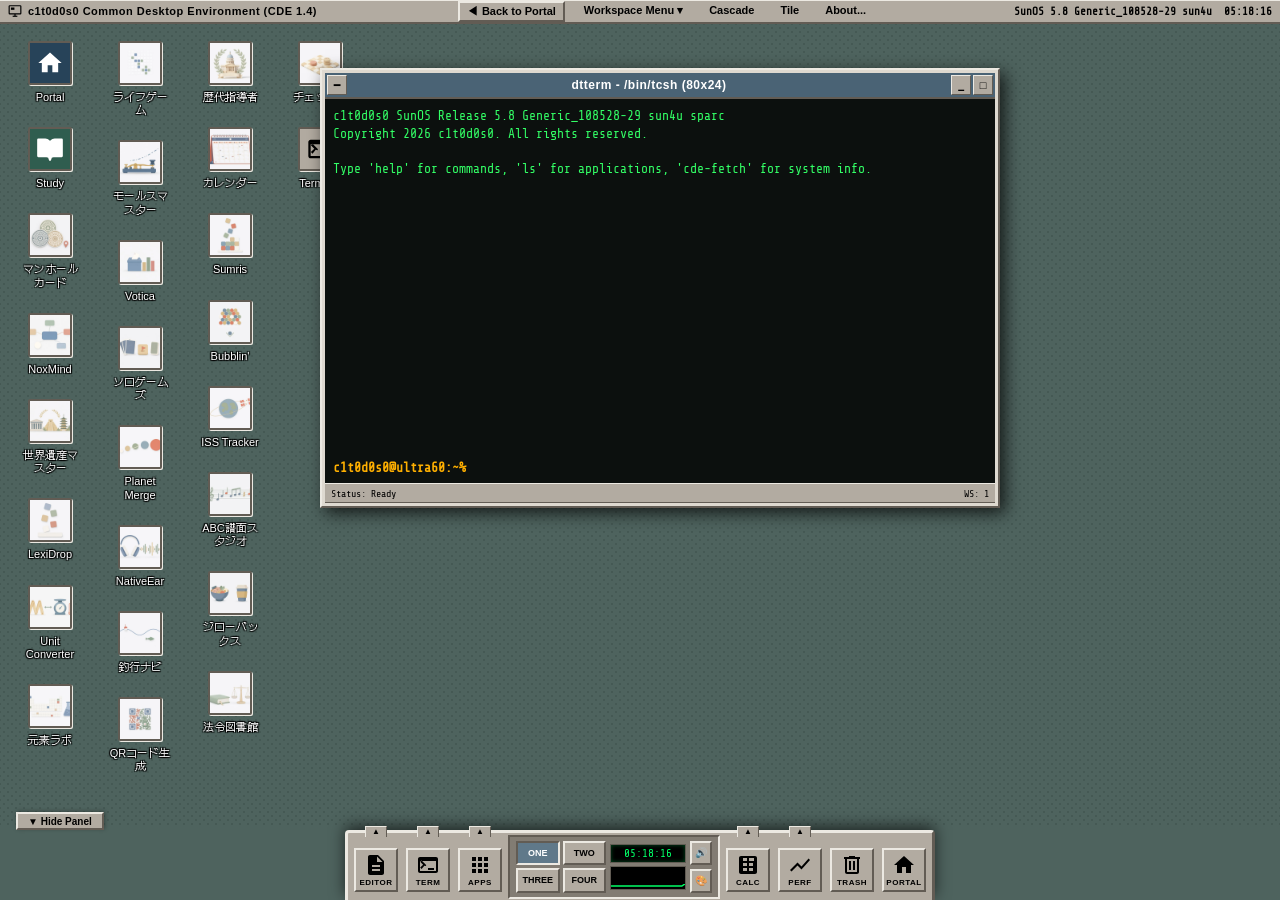
<file: desktop.html>
<!DOCTYPE html>
<html lang="ja">
<head>
  <meta charset="UTF-8">
  <meta name="viewport" content="width=device-width, initial-scale=1.0, maximum-scale=1.0, user-scalable=no">
  <title>c1t0d0s0 Workstation | CDE Web Desktop</title>
  
  <meta name="description" content="CDE / Motif / NeXTSTEP / 90s X11スタイルのレトロUNIXワークステーション風Webデスクトップ環境。c1t0d0s0のWebアプリ群をマルチウィンドウで同時実行できるポータル兼メタアプリです。">
  <meta name="author" content="c1t0d0s0">
  <link rel="icon" type="image/svg+xml" href="favicon.svg">
  <link rel="icon" href="favicon.ico" sizes="any">

  <!-- Google Tag Manager -->
  <script async src="https://www.googletagmanager.com/gtm.js?id=GTM-TS7PVPZ9"></script>
  <script>
    window.dataLayer = window.dataLayer || [];
    function gtag(){dataLayer.push(arguments);}
    gtag('js', new Date());
  </script>
  <!-- End Google Tag Manager -->

  <!-- Retro / Monospace Fonts -->
  <link rel="preconnect" href="https://fonts.googleapis.com">
  <link rel="preconnect" href="https://fonts.gstatic.com" crossorigin>
  <link href="https://fonts.googleapis.com/css2?family=DotGothic16&family=Share+Tech+Mono&family=VT323&display=swap" rel="stylesheet">

  <style>
    /* ==========================================================================
       THEMES (CDE Classic, Solaris Slate, SGI IRIX Indigo, NeXTSTEP 3.3, X11 Athena)
       ========================================================================== */
    :root {
      /* CDE Classic (Brokat / HP-UX / AIX) - Default */
      --theme-name: "cde-classic";
      --desktop-bg: #4e635e;
      --desktop-pattern-1: #4e635e;
      --desktop-pattern-2: #455954;
      --panel-bg: #b2aba1;
      --panel-dark: #827c73;
      --panel-light: #ded9d0;
      --panel-inset: #706a61;
      --bevel-light: #ece9e2;
      --bevel-dark: #625c54;
      --bevel-mid: #9c958b;
      --window-bg: #c5beb4;
      --window-fg: #000000;
      --titlebar-active-bg: #4a6375;
      --titlebar-active-fg: #ffffff;
      --titlebar-inactive-bg: #9c958b;
      --titlebar-inactive-fg: #d2cec7;
      --btn-active-bg: #60798a;
      --selection-bg: #274359;
      --selection-fg: #ffffff;
      --led-active: #00ff66;
      --led-inactive: #004411;
      --terminal-bg: #0c100e;
      --terminal-fg: #33ff66;
      --terminal-cursor: #33ff66;
      --font-system: "Lucida Sans", "Lucida Grande", "Liberation Sans", Tahoma, "DotGothic16", sans-serif;
      --font-mono: "Share Tech Mono", "Courier New", Courier, monospace;
      --border-width: 5px;
      --corner-size: 20px;
    }

    /* Solaris CDE (Slate Blue) */
    [data-theme="solaris"] {
      --desktop-bg: #324759;
      --desktop-pattern-1: #324759;
      --desktop-pattern-2: #283947;
      --panel-bg: #9aa8b5;
      --panel-dark: #6a7784;
      --panel-light: #c8d3de;
      --panel-inset: #535e6b;
      --bevel-light: #d8e3ed;
      --bevel-dark: #495460;
      --bevel-mid: #8694a1;
      --window-bg: #adb9c5;
      --window-fg: #000000;
      --titlebar-active-bg: #1e3a5f;
      --titlebar-active-fg: #ffffff;
      --titlebar-inactive-bg: #808e9c;
      --titlebar-inactive-fg: #c4d0dc;
      --btn-active-bg: #304e75;
      --selection-bg: #15325b;
      --selection-fg: #ffffff;
      --terminal-bg: #090e14;
      --terminal-fg: #64b5f6;
      --terminal-cursor: #64b5f6;
    }

    /* SGI IRIX 4Dwm (Silicon Graphics Indigo / Teal & Magenta) */
    [data-theme="sgi"] {
      --desktop-bg: #1a4f54;
      --desktop-pattern-1: #1a4f54;
      --desktop-pattern-2: #143e42;
      --panel-bg: #5f7478;
      --panel-dark: #3a4b4e;
      --panel-light: #8ba2a6;
      --panel-inset: #2d3b3e;
      --bevel-light: #a0b8bc;
      --bevel-dark: #273336;
      --bevel-mid: #4d6063;
      --window-bg: #748c90;
      --window-fg: #ffffff;
      --titlebar-active-bg: #a62b55;
      --titlebar-active-fg: #ffffff;
      --titlebar-inactive-bg: #4f6366;
      --titlebar-inactive-fg: #a2b4b7;
      --btn-active-bg: #c43867;
      --selection-bg: #a62b55;
      --selection-fg: #ffffff;
      --terminal-bg: #041214;
      --terminal-fg: #00f0ff;
      --terminal-cursor: #ff2b75;
    }

    /* NeXTSTEP 3.3 (Steve Jobs' NeXT Computer) */
    [data-theme="nextstep"] {
      --desktop-bg: #555555;
      --desktop-pattern-1: #555555;
      --desktop-pattern-2: #484848;
      --panel-bg: #222222;
      --panel-dark: #111111;
      --panel-light: #444444;
      --panel-inset: #0a0a0a;
      --bevel-light: #ffffff;
      --bevel-dark: #000000;
      --bevel-mid: #888888;
      --window-bg: #aeaeae;
      --window-fg: #000000;
      --titlebar-active-bg: #000000;
      --titlebar-active-fg: #ffffff;
      --titlebar-inactive-bg: #777777;
      --titlebar-inactive-fg: #cccccc;
      --btn-active-bg: #333333;
      --selection-bg: #000000;
      --selection-fg: #ffffff;
      --terminal-bg: #000000;
      --terminal-fg: #ffffff;
      --terminal-cursor: #ffffff;
    }

    /* X11 Athena / twm (MIT 1993) */
    [data-theme="x11"] {
      --desktop-bg: #356578;
      --desktop-pattern-1: #356578;
      --desktop-pattern-2: #2b5363;
      --panel-bg: #cccccc;
      --panel-dark: #888888;
      --panel-light: #ffffff;
      --panel-inset: #666666;
      --bevel-light: #ffffff;
      --bevel-dark: #555555;
      --bevel-mid: #aaaaaa;
      --window-bg: #dcdcdc;
      --window-fg: #000000;
      --titlebar-active-bg: #2d6b82;
      --titlebar-active-fg: #ffffff;
      --titlebar-inactive-bg: #a0a0a0;
      --titlebar-inactive-fg: #505050;
      --btn-active-bg: #3d86a2;
      --selection-bg: #2d6b82;
      --selection-fg: #ffffff;
      --terminal-bg: #000000;
      --terminal-fg: #ffb000;
      --terminal-cursor: #ffb000;
    }

    /* macOS (Apple Aqua / Platinum / UNIX Darwin) */
    [data-theme="macos"] {
      --theme-name: "macos";
      --desktop-bg: #224d77;
      --desktop-pattern-1: #2a5f91;
      --desktop-pattern-2: #193a5b;
      --panel-bg: rgba(230, 235, 242, 0.88);
      --panel-dark: #8292a2;
      --panel-light: #ffffff;
      --panel-inset: #d2dbe5;
      --bevel-light: rgba(255, 255, 255, 0.9);
      --bevel-dark: rgba(0, 0, 0, 0.2);
      --bevel-mid: #b8c4d0;
      --window-bg: #f4f5f8;
      --window-fg: #1d1d1f;
      --titlebar-active-bg: linear-gradient(180deg, #e8e8ea 0%, #d2d2d6 100%);
      --titlebar-active-fg: #333333;
      --titlebar-inactive-bg: #e5e5e7;
      --titlebar-inactive-fg: #8e8e93;
      --btn-active-bg: #007aff;
      --selection-bg: #007aff;
      --selection-fg: #ffffff;
      --terminal-bg: #1e1e24;
      --terminal-fg: #f1f1f1;
      --terminal-cursor: #007aff;
      --font-system: -apple-system, BlinkMacSystemFont, "SF Pro Text", "Helvetica Neue", "Lucida Grande", sans-serif;
    }

    /* macOS Theme Specific Overrides */
    [data-theme="macos"] #desktop {
      background: radial-gradient(circle at 50% 25%, #3d79b2 0%, #204c76 60%, #122f4c 100%);
      background-image: radial-gradient(circle at 50% 25%, #3d79b2 0%, #204c76 60%, #122f4c 100%);
    }
    [data-theme="macos"] #top-bar {
      background: rgba(246, 246, 248, 0.9);
      backdrop-filter: blur(12px);
      -webkit-backdrop-filter: blur(12px);
      border-bottom: 1px solid rgba(0, 0, 0, 0.15);
      color: #222;
    }
    [data-theme="macos"] #top-bar .brand::before {
      content: " ";
      font-size: 15px;
      margin-right: 2px;
    }
    [data-theme="macos"] .wm-window {
      border-radius: 9px;
      border: 1px solid rgba(0, 0, 0, 0.22);
      box-shadow: 0 16px 36px rgba(0, 0, 0, 0.4), 0 3px 8px rgba(0, 0, 0, 0.2);
      overflow: hidden;
    }
    [data-theme="macos"] .wm-window::before {
      display: none;
    }
    [data-theme="macos"] .wm-titlebar {
      height: 28px;
      background: var(--titlebar-active-bg);
      border-bottom: 1px solid rgba(0, 0, 0, 0.15);
      display: flex;
      align-items: center;
      padding: 0 8px;
    }
    [data-theme="macos"] .wm-window:not(.active) .wm-titlebar {
      background: var(--titlebar-inactive-bg);
    }
    [data-theme="macos"] .wm-titlebar .wm-title-text {
      font-size: 12px;
      font-weight: 600;
      color: #333;
    }
    /* macOS Traffic Lights Buttons */
    [data-theme="macos"] .wm-title-left .wm-btn {
      width: 12px;
      height: 12px;
      border-radius: 50%;
      border: 1px solid rgba(0, 0, 0, 0.18);
      background: #ff5f56;
      color: transparent;
      box-shadow: inset 0 1px 0 rgba(255, 255, 255, 0.4);
      margin-right: 4px;
    }
    [data-theme="macos"] .wm-title-left .wm-btn:hover {
      background: #e0443e;
      color: #5c0000;
      font-size: 8px;
    }
    [data-theme="macos"] .wm-title-right .wm-btn:first-child {
      width: 12px;
      height: 12px;
      border-radius: 50%;
      border: 1px solid rgba(0, 0, 0, 0.18);
      background: #ffbd2e;
      color: transparent;
      box-shadow: inset 0 1px 0 rgba(255, 255, 255, 0.4);
      margin-right: 4px;
    }
    [data-theme="macos"] .wm-title-right .wm-btn:first-child:hover {
      background: #dea123;
      color: #5c3b00;
      font-size: 8px;
    }
    [data-theme="macos"] .wm-title-right .wm-btn:last-child {
      width: 12px;
      height: 12px;
      border-radius: 50%;
      border: 1px solid rgba(0, 0, 0, 0.18);
      background: #27c93f;
      color: transparent;
      box-shadow: inset 0 1px 0 rgba(255, 255, 255, 0.4);
    }
    [data-theme="macos"] .wm-title-right .wm-btn:last-child:hover {
      background: #1ca832;
      color: #004d00;
      font-size: 8px;
    }
    /* macOS Selection Style */
    [data-theme="macos"] .desktop-icon.selected .desktop-icon-label {
      background-color: #007aff;
      border-radius: 4px;
    }

    /* ==========================================================================
       GLOBAL RESETS & WORKSPACE BACKGROUND
       ========================================================================== */
    * {
      box-sizing: border-box;
      margin: 0;
      padding: 0;
      user-select: none;
      -webkit-user-select: none;
    }

    html, body {
      width: 100%;
      height: 100%;
      overflow: hidden;
      font-family: var(--font-system);
      font-size: 13px;
      color: var(--window-fg);
      background-color: var(--desktop-bg);
      image-rendering: pixelated;
    }

    /* Classic X11 Stipple / Grid Wallpaper */
    #desktop {
      position: absolute;
      top: 0;
      left: 0;
      right: 0;
      bottom: 74px; /* Space for Front Panel */
      overflow: hidden;
      background-color: var(--desktop-bg);
      background-image: radial-gradient(var(--desktop-pattern-2) 15%, transparent 16%),
                        radial-gradient(var(--desktop-pattern-2) 15%, transparent 16%);
      background-size: 8px 8px;
      background-position: 0 0, 4px 4px;
    }

    /* Top Info Bar (Optional UNIX Workstation Status) */
    #top-bar {
      position: absolute;
      top: 0;
      left: 0;
      right: 0;
      height: 24px;
      background-color: var(--panel-bg);
      border-bottom: 2px solid var(--bevel-dark);
      display: flex;
      align-items: center;
      justify-content: space-between;
      padding: 0 8px;
      font-size: 11px;
      font-weight: bold;
      z-index: 10;
      box-shadow: inset 0 1px 0 var(--bevel-light);
    }
    #top-bar .brand {
      display: flex;
      align-items: center;
      gap: 6px;
      letter-spacing: 0.5px;
    }
    #top-bar .brand-icon {
      width: 14px;
      height: 14px;
    }
    #top-bar .menus {
      display: flex;
      gap: 12px;
    }
    .top-menu-item {
      cursor: pointer;
      padding: 2px 6px;
      border: 1px solid transparent;
    }
    .top-menu-item:hover {
      background-color: var(--panel-light);
      border: 1px solid var(--bevel-dark);
    }
    #top-bar .sys-info {
      display: flex;
      align-items: center;
      gap: 12px;
      font-family: var(--font-mono);
    }

    /* Desktop adjusted for top bar */
    #desktop {
      top: 24px;
    }

    /* ==========================================================================
       BEVEL STYLES (MOTIF 3D LOOK)
       ========================================================================== */
    .bevel-raised {
      border-top: 2px solid var(--bevel-light);
      border-left: 2px solid var(--bevel-light);
      border-right: 2px solid var(--bevel-dark);
      border-bottom: 2px solid var(--bevel-dark);
      background-color: var(--panel-bg);
    }
    .bevel-sunken {
      border-top: 2px solid var(--bevel-dark);
      border-left: 2px solid var(--bevel-dark);
      border-right: 2px solid var(--bevel-light);
      border-bottom: 2px solid var(--bevel-light);
      background-color: var(--panel-inset);
    }
    .bevel-etched {
      border: 2px groove var(--bevel-mid);
    }
    .bevel-button {
      border-top: 2px solid var(--bevel-light);
      border-left: 2px solid var(--bevel-light);
      border-right: 2px solid var(--bevel-dark);
      border-bottom: 2px solid var(--bevel-dark);
      background-color: var(--panel-bg);
      cursor: pointer;
      display: inline-flex;
      align-items: center;
      justify-content: center;
      font-weight: bold;
    }
    .bevel-button:active, .bevel-button.active {
      border-top: 2px solid var(--bevel-dark);
      border-left: 2px solid var(--bevel-dark);
      border-right: 2px solid var(--bevel-light);
      border-bottom: 2px solid var(--bevel-light);
      background-color: var(--panel-dark);
    }

    /* ==========================================================================
       DESKTOP ICONS
       ========================================================================== */
    #desktop-icons {
      position: absolute;
      top: 12px;
      left: 12px;
      bottom: 12px;
      right: 12px;
      display: flex;
      flex-direction: column;
      flex-wrap: wrap;
      gap: 12px 14px;
      align-content: flex-start;
      z-index: 20;
      pointer-events: none;
      overflow-x: auto;
      overflow-y: hidden;
    }
    .desktop-icon {
      width: 76px;
      display: flex;
      flex-direction: column;
      align-items: center;
      text-align: center;
      cursor: pointer;
      pointer-events: auto;
      padding: 4px 2px;
      border: 1px dotted transparent;
      transition: background 0.1s;
    }
    .desktop-icon:hover {
      background: rgba(255, 255, 255, 0.12);
    }
    .desktop-icon.selected {
      border-color: var(--bevel-light);
      background: rgba(0, 0, 0, 0.35);
    }
    .desktop-icon-img-box {
      width: 44px;
      height: 44px;
      border: 2px solid var(--bevel-dark);
      box-shadow: 1px 1px 0 var(--bevel-light);
      background: var(--panel-bg);
      display: flex;
      align-items: center;
      justify-content: center;
      margin-bottom: 5px;
      overflow: hidden;
      border-radius: 2px;
    }
    .desktop-icon-img-box img {
      width: 100%;
      height: 100%;
      object-fit: cover;
      image-rendering: auto;
    }
    .desktop-icon-img-box svg {
      width: 28px;
      height: 28px;
      fill: currentColor;
    }
    .desktop-icon-label {
      font-size: 11px;
      color: #ffffff;
      text-shadow: 1px 1px 1px #000000, -1px -1px 1px #000, 1px -1px 1px #000, -1px 1px 1px #000;
      word-break: break-word;
      line-height: 1.2;
      padding: 1px 4px;
      border-radius: 2px;
    }
    .desktop-icon.selected .desktop-icon-label {
      background-color: var(--selection-bg);
      color: var(--selection-fg);
      text-shadow: none;
    }

    /* ==========================================================================
       MOTIF / CDE WINDOW MANAGER (MWM)
       ========================================================================== */
    .wm-window {
      position: absolute;
      background-color: var(--window-bg);
      border: var(--border-width) solid var(--panel-bg);
      box-shadow: 3px 3px 10px rgba(0, 0, 0, 0.6),
                  inset 1px 1px 0 var(--bevel-light),
                  inset -1px -1px 0 var(--bevel-dark);
      display: flex;
      flex-direction: column;
      z-index: 100;
      min-width: 240px;
      min-height: 160px;
    }
    .wm-window.active {
      border-color: var(--panel-light);
      box-shadow: 5px 5px 16px rgba(0, 0, 0, 0.75),
                  inset 1px 1px 0 #ffffff,
                  inset -1px -1px 0 var(--bevel-dark);
    }

    /* Motif Outer Bevels & Corner Grips */
    .wm-window::before {
      content: "";
      position: absolute;
      top: calc(-1 * var(--border-width));
      left: calc(-1 * var(--border-width));
      right: calc(-1 * var(--border-width));
      bottom: calc(-1 * var(--border-width));
      border-top: 2px solid var(--bevel-light);
      border-left: 2px solid var(--bevel-light);
      border-right: 2px solid var(--bevel-dark);
      border-bottom: 2px solid var(--bevel-dark);
      pointer-events: none;
    }

    /* Title Bar */
    .wm-titlebar {
      height: 26px;
      background-color: var(--titlebar-inactive-bg);
      color: var(--titlebar-inactive-fg);
      display: flex;
      align-items: center;
      justify-content: space-between;
      padding: 2px;
      cursor: move;
      border-bottom: 2px solid var(--bevel-dark);
      font-size: 12px;
      font-weight: bold;
      user-select: none;
    }
    .wm-window.active .wm-titlebar {
      background-color: var(--titlebar-active-bg);
      color: var(--titlebar-active-fg);
    }
    .wm-title-left, .wm-title-right {
      display: flex;
      align-items: center;
      gap: 2px;
    }
    .wm-btn {
      width: 20px;
      height: 20px;
      background-color: var(--panel-bg);
      border-top: 1px solid var(--bevel-light);
      border-left: 1px solid var(--bevel-light);
      border-right: 1px solid var(--bevel-dark);
      border-bottom: 1px solid var(--bevel-dark);
      display: flex;
      align-items: center;
      justify-content: center;
      cursor: pointer;
      color: #000;
      font-family: var(--font-mono);
      font-size: 11px;
      font-weight: bold;
      line-height: 1;
      padding: 0;
    }
    .wm-btn:hover {
      background-color: var(--bevel-light);
    }
    .wm-btn:active {
      border-top: 1px solid var(--bevel-dark);
      border-left: 1px solid var(--bevel-dark);
      border-right: 1px solid var(--bevel-light);
      border-bottom: 1px solid var(--bevel-light);
      background-color: var(--panel-dark);
    }
    .wm-title-text {
      flex: 1;
      text-align: center;
      white-space: nowrap;
      overflow: hidden;
      text-overflow: ellipsis;
      padding: 0 8px;
      letter-spacing: 0.5px;
      font-family: var(--font-system);
    }

    /* Window Menu Bar (File, Edit, View, Help) */
    .wm-menubar {
      display: flex;
      align-items: center;
      gap: 8px;
      padding: 2px 6px;
      background: var(--panel-bg);
      border-bottom: 1px solid var(--bevel-dark);
      font-size: 11px;
    }
    .wm-menubar-item {
      cursor: pointer;
      padding: 1px 5px;
      color: #000;
    }
    .wm-menubar-item:hover {
      background: var(--panel-dark);
      color: #fff;
    }

    /* Sub Toolbar (URL, Reload, Popout) */
    .wm-urlbar {
      display: flex;
      align-items: center;
      gap: 6px;
      padding: 3px 6px;
      background: var(--panel-bg);
      border-bottom: 2px solid var(--bevel-dark);
      font-size: 11px;
    }
    .wm-url-input {
      flex: 1;
      background: var(--panel-inset);
      color: #fff;
      border-top: 1px solid var(--bevel-dark);
      border-left: 1px solid var(--bevel-dark);
      border-right: 1px solid var(--bevel-light);
      border-bottom: 1px solid var(--bevel-light);
      padding: 2px 6px;
      font-family: var(--font-mono);
      font-size: 11px;
      outline: none;
    }
    .wm-tool-btn {
      padding: 2px 6px;
      font-size: 11px;
      height: 20px;
    }

    /* Window Body */
    .wm-body {
      flex: 1;
      position: relative;
      background-color: #ffffff;
      overflow: hidden;
      display: flex;
      flex-direction: column;
    }
    .wm-body iframe {
      width: 100%;
      height: 100%;
      border: none;
      flex: 1;
      background-color: #ffffff;
    }
    
    /* Drag / Resize Shim (prevents iframe from swallowing mousemove) */
    .wm-shim {
      position: absolute;
      top: 0;
      left: 0;
      right: 0;
      bottom: 0;
      z-index: 999;
      display: none;
      background: transparent;
    }
    .dragging-or-resizing .wm-shim {
      display: block !important;
    }

    /* Window Status Bar */
    .wm-statusbar {
      height: 20px;
      background-color: var(--panel-bg);
      border-top: 1px solid var(--bevel-light);
      border-bottom: 1px solid var(--bevel-dark);
      display: flex;
      align-items: center;
      justify-content: space-between;
      padding: 0 6px;
      font-size: 10px;
      font-family: var(--font-mono);
      color: #000;
    }

    /* Motif 8-way Resize Handles */
    .wm-resize-handle {
      position: absolute;
      z-index: 50;
    }
    .wm-resize-n { top: -5px; left: 15px; right: 15px; height: 7px; cursor: n-resize; }
    .wm-resize-s { bottom: -5px; left: 15px; right: 15px; height: 7px; cursor: s-resize; }
    .wm-resize-w { left: -5px; top: 15px; bottom: 15px; width: 7px; cursor: w-resize; }
    .wm-resize-e { right: -5px; top: 15px; bottom: 15px; width: 7px; cursor: e-resize; }
    .wm-resize-nw { top: -5px; left: -5px; width: 16px; height: 16px; cursor: nw-resize; }
    .wm-resize-ne { top: -5px; right: -5px; width: 16px; height: 16px; cursor: ne-resize; }
    .wm-resize-sw { bottom: -5px; left: -5px; width: 16px; height: 16px; cursor: sw-resize; }
    .wm-resize-se { bottom: -5px; right: -5px; width: 16px; height: 16px; cursor: se-resize; }

    /* Minimized Window Tray on Desktop (Bottom-Right corner to prevent overlapping desktop icons) */
    .minimized-icons-bar {
      position: absolute;
      bottom: 84px;
      right: 16px;
      display: flex;
      flex-direction: column-reverse;
      align-items: flex-end;
      gap: 6px;
      z-index: 450;
      pointer-events: none;
      max-height: calc(100vh - 160px);
      overflow-y: auto;
      scrollbar-width: none;
    }
    .minimized-icons-bar::-webkit-scrollbar {
      display: none;
    }
    .minimized-win-box {
      width: 140px;
      height: 28px;
      background: var(--panel-bg);
      border-top: 2px solid var(--bevel-light);
      border-left: 2px solid var(--bevel-light);
      border-right: 2px solid var(--bevel-dark);
      border-bottom: 2px solid var(--bevel-dark);
      display: flex;
      align-items: center;
      gap: 6px;
      padding: 2px 6px;
      cursor: pointer;
      pointer-events: auto;
      font-size: 11px;
      box-shadow: 2px 2px 4px rgba(0,0,0,0.4);
      white-space: nowrap;
      overflow: hidden;
      text-overflow: ellipsis;
    }
    .minimized-win-box:hover {
      background: var(--bevel-light);
    }
    .minimized-win-box img, .minimized-win-box svg {
      width: 16px;
      height: 16px;
      flex-shrink: 0;
    }

    /* ==========================================================================
       CDE FRONT PANEL (THE ICONIC DASHBOARD)
       ========================================================================== */
    #front-panel-container {
      position: absolute;
      bottom: 0;
      left: 0;
      right: 0;
      height: 74px;
      display: flex;
      justify-content: center;
      align-items: flex-end;
      z-index: 500;
      pointer-events: none;
    }
    #front-panel {
      pointer-events: auto;
      height: 70px;
      background-color: var(--panel-bg);
      border-top: 3px solid var(--bevel-light);
      border-left: 3px solid var(--bevel-light);
      border-right: 3px solid var(--bevel-dark);
      box-shadow: 0 -4px 15px rgba(0, 0, 0, 0.6);
      display: flex;
      align-items: center;
      padding: 0 4px;
      gap: 4px;
      border-top-left-radius: 4px;
      border-top-right-radius: 4px;
    }

    /* Front Panel Drawer/Slide arrow handles */
    .fp-drawer-arrow {
      position: absolute;
      top: -12px;
      left: 50%;
      transform: translateX(-50%);
      width: 22px;
      height: 11px;
      background: var(--panel-bg);
      border-top: 1px solid var(--bevel-light);
      border-left: 1px solid var(--bevel-light);
      border-right: 1px solid var(--bevel-dark);
      cursor: pointer;
      display: flex;
      align-items: center;
      justify-content: center;
      font-size: 8px;
      line-height: 1;
      color: #000;
      z-index: 10;
    }
    .fp-drawer-arrow:hover {
      background: var(--bevel-light);
    }

    /* Subpanels (Popup Drawer Menus) */
    .fp-subpanel {
      position: absolute;
      bottom: 70px;
      background: var(--panel-bg);
      border-top: 2px solid var(--bevel-light);
      border-left: 2px solid var(--bevel-light);
      border-right: 2px solid var(--bevel-dark);
      border-bottom: 2px solid var(--bevel-dark);
      box-shadow: 0 -4px 12px rgba(0, 0, 0, 0.5);
      display: none;
      flex-direction: column;
      gap: 4px;
      padding: 6px;
      min-width: 140px;
      z-index: 600;
    }
    .fp-subpanel.open {
      display: flex;
    }
    .fp-subpanel-title {
      font-size: 10px;
      font-weight: bold;
      color: var(--panel-dark);
      border-bottom: 1px solid var(--bevel-mid);
      padding-bottom: 2px;
      text-transform: uppercase;
      letter-spacing: 0.5px;
    }
    .fp-subpanel-item {
      display: flex;
      align-items: center;
      gap: 8px;
      padding: 4px 6px;
      cursor: pointer;
      border: 1px solid transparent;
      font-size: 11px;
    }
    .fp-subpanel-item:hover {
      background: var(--panel-dark);
      color: #ffffff;
      border: 1px solid var(--bevel-light);
    }
    .fp-subpanel-item img, .fp-subpanel-item svg {
      width: 18px;
      height: 18px;
    }

    /* Left & Right Control Banks */
    .fp-bank {
      display: flex;
      align-items: center;
      gap: 4px;
      height: 100%;
    }
    .fp-slot {
      position: relative;
      width: 48px;
      height: 58px;
      display: flex;
      flex-direction: column;
      align-items: center;
      justify-content: flex-end;
      padding-bottom: 4px;
    }
    .fp-icon-btn {
      width: 44px;
      height: 44px;
      background: var(--panel-bg);
      border-top: 2px solid var(--bevel-light);
      border-left: 2px solid var(--bevel-light);
      border-right: 2px solid var(--bevel-dark);
      border-bottom: 2px solid var(--bevel-dark);
      cursor: pointer;
      display: flex;
      flex-direction: column;
      align-items: center;
      justify-content: center;
      gap: 2px;
      padding: 2px;
    }
    .fp-icon-btn:hover {
      background: var(--bevel-light);
    }
    .fp-icon-btn:active {
      border-top: 2px solid var(--bevel-dark);
      border-left: 2px solid var(--bevel-dark);
      border-right: 2px solid var(--bevel-light);
      border-bottom: 2px solid var(--bevel-light);
      background: var(--panel-dark);
    }
    .fp-icon-btn img, .fp-icon-btn svg {
      width: 24px;
      height: 24px;
    }
    .fp-icon-label {
      font-size: 8px;
      font-weight: bold;
      text-transform: uppercase;
      letter-spacing: 0.5px;
      line-height: 1;
    }

    /* Center Switch & Monitor Box */
    .fp-center {
      display: flex;
      align-items: center;
      gap: 4px;
      background: var(--panel-dark);
      padding: 4px 6px;
      border-top: 2px solid var(--bevel-dark);
      border-left: 2px solid var(--bevel-dark);
      border-right: 2px solid var(--bevel-light);
      border-bottom: 2px solid var(--bevel-light);
    }

    /* Workspace Switcher (One, Two, Three, Four) */
    .fp-workspace-switch {
      display: grid;
      grid-template-columns: 1fr 1fr;
      grid-template-rows: 1fr 1fr;
      gap: 3px;
      width: 90px;
      height: 52px;
    }
    .fp-ws-btn {
      background: var(--panel-bg);
      border-top: 2px solid var(--bevel-light);
      border-left: 2px solid var(--bevel-light);
      border-right: 2px solid var(--bevel-dark);
      border-bottom: 2px solid var(--bevel-dark);
      font-size: 9px;
      font-weight: bold;
      display: flex;
      align-items: center;
      justify-content: center;
      cursor: pointer;
      color: #000;
      text-transform: uppercase;
    }
    .fp-ws-btn:hover {
      background: var(--bevel-light);
    }
    .fp-ws-btn.active {
      border-top: 2px solid var(--bevel-dark);
      border-left: 2px solid var(--bevel-dark);
      border-right: 2px solid var(--bevel-light);
      border-bottom: 2px solid var(--bevel-light);
      background: var(--btn-active-bg);
      color: #ffffff;
    }

    /* Center Gauges / Clock */
    .fp-gauges {
      display: flex;
      flex-direction: column;
      gap: 3px;
      width: 76px;
    }
    .fp-clock-box {
      background: #000;
      color: var(--led-active);
      font-family: var(--font-mono);
      font-size: 11px;
      padding: 2px 4px;
      text-align: center;
      border: 1px solid var(--bevel-dark);
      box-shadow: inset 0 0 4px rgba(0, 255, 100, 0.3);
      cursor: pointer;
    }
    .fp-perf-box {
      height: 24px;
      background: #000;
      border: 1px solid var(--bevel-dark);
      position: relative;
      overflow: hidden;
      cursor: pointer;
    }
    .fp-perf-canvas {
      width: 100%;
      height: 100%;
      display: block;
    }

    /* Quick Lock & Power Keys */
    .fp-quick-keys {
      display: flex;
      flex-direction: column;
      gap: 4px;
    }
    .fp-tiny-btn {
      width: 22px;
      height: 24px;
      padding: 0;
      font-size: 10px;
    }

    /* ==========================================================================
       BUILT-IN ACCESSORIES STYLING
       ========================================================================== */
    
    /* 1. Terminal (dtterm) */
    .app-terminal {
      background: var(--terminal-bg);
      color: var(--terminal-fg);
      font-family: var(--font-mono);
      font-size: 13px;
      padding: 8px;
      height: 100%;
      overflow-y: auto;
      display: flex;
      flex-direction: column;
    }
    .term-output {
      flex: 1;
      white-space: pre-wrap;
      word-break: break-all;
      line-height: 1.35;
    }
    .term-input-line {
      display: flex;
      align-items: center;
      gap: 4px;
      margin-top: 4px;
    }
    .term-prompt {
      color: #ffb000;
      font-weight: bold;
    }
    .term-input {
      flex: 1;
      background: transparent;
      border: none;
      outline: none;
      color: var(--terminal-fg);
      font-family: var(--font-mono);
      font-size: 13px;
      caret-color: var(--terminal-cursor);
    }

    /* 2. System Monitor (xload / perfmeter) */
    .app-sysmon {
      background: #111;
      color: #eee;
      padding: 10px;
      height: 100%;
      display: flex;
      flex-direction: column;
      gap: 8px;
      font-family: var(--font-mono);
      font-size: 11px;
    }
    .sysmon-graph-box {
      height: 110px;
      background: #000;
      border: 2px solid var(--bevel-mid);
      position: relative;
    }
    .sysmon-canvas {
      width: 100%;
      height: 100%;
      display: block;
    }
    .sysmon-stats-grid {
      display: grid;
      grid-template-columns: 1fr 1fr;
      gap: 6px;
      background: #222;
      padding: 6px;
      border: 1px solid #444;
    }
    .sysmon-proc-list {
      flex: 1;
      background: #000;
      border: 1px solid #444;
      overflow-y: auto;
      padding: 4px;
    }
    .sysmon-proc-table {
      width: 100%;
      border-collapse: collapse;
      font-size: 10px;
    }
    .sysmon-proc-table th {
      text-align: left;
      border-bottom: 1px solid #555;
      color: #aaa;
    }
    .sysmon-proc-table td {
      padding: 2px 0;
    }

    /* 3. Text Editor (dtpad) */
    .app-editor {
      display: flex;
      flex-direction: column;
      height: 100%;
      background: #fff;
    }
    .app-editor textarea {
      flex: 1;
      border: none;
      outline: none;
      padding: 8px;
      font-family: var(--font-mono);
      font-size: 13px;
      resize: none;
      line-height: 1.4;
      background: #ffffff;
      color: #000000;
    }

    /* 4. Calculator (dtcalc) */
    .app-calc {
      background: var(--panel-bg);
      padding: 12px;
      height: 100%;
      display: flex;
      flex-direction: column;
      gap: 10px;
    }
    .calc-screen {
      background: #c8d2c4;
      color: #1a2418;
      font-family: var(--font-mono);
      font-size: 24px;
      text-align: right;
      padding: 6px 10px;
      border: 2px inset var(--bevel-dark);
      box-shadow: inset 1px 1px 4px rgba(0,0,0,0.3);
      height: 44px;
      overflow: hidden;
      white-space: nowrap;
    }
    .calc-grid {
      display: grid;
      grid-template-columns: repeat(4, 1fr);
      gap: 6px;
      flex: 1;
    }
    .calc-btn {
      font-size: 14px;
      font-weight: bold;
    }

    /* 5. Clock (xclock) */
    .app-clock {
      background: var(--panel-bg);
      display: flex;
      flex-direction: column;
      align-items: center;
      justify-content: center;
      height: 100%;
      padding: 12px;
      gap: 12px;
    }
    .clock-face {
      width: 160px;
      height: 160px;
      background: #ffffff;
      border: 6px solid var(--bevel-dark);
      border-radius: 50%;
      box-shadow: inset 2px 2px 6px rgba(0,0,0,0.4), 2px 2px 4px rgba(0,0,0,0.3);
      position: relative;
    }
    .clock-face-canvas {
      width: 100%;
      height: 100%;
      display: block;
    }
    .clock-digital {
      font-family: var(--font-mono);
      font-size: 18px;
      font-weight: bold;
      background: #000;
      color: var(--led-active);
      padding: 4px 12px;
      border: 2px inset var(--bevel-dark);
    }

    /* 6. Application Manager (dtfile) */
    .app-launcher-mgr {
      display: flex;
      flex-direction: column;
      height: 100%;
      background: var(--panel-bg);
    }
    .app-mgr-header {
      padding: 8px;
      border-bottom: 2px solid var(--bevel-dark);
      display: flex;
      gap: 8px;
      align-items: center;
    }
    .app-mgr-search {
      flex: 1;
      padding: 4px 8px;
      font-family: var(--font-system);
      font-size: 12px;
      outline: none;
    }
    .app-mgr-content {
      flex: 1;
      overflow-y: auto;
      padding: 12px;
      display: grid;
      grid-template-columns: repeat(auto-fill, minmax(130px, 1fr));
      gap: 12px;
      align-content: flex-start;
      background: #fff;
    }
    .app-mgr-item {
      display: flex;
      flex-direction: column;
      align-items: center;
      text-align: center;
      padding: 8px;
      border: 1px solid transparent;
      cursor: pointer;
      border-radius: 3px;
    }
    .app-mgr-item:hover {
      background: #e4e9f0;
      border-color: #9cb1c9;
    }
    .app-mgr-item img, .app-mgr-item svg {
      width: 48px;
      height: 48px;
      object-fit: cover;
      margin-bottom: 6px;
      box-shadow: 1px 1px 3px rgba(0,0,0,0.3);
    }
    .app-mgr-item-title {
      font-size: 11px;
      font-weight: bold;
      color: #000;
    }
    .app-mgr-item-cat {
      font-size: 9px;
      color: #666;
    }

    /* ==========================================================================
       CONTEXT MENU (ROOT WORKSPACE MENU)
       ========================================================================== */
    #context-menu {
      position: absolute;
      z-index: 10000;
      background: var(--panel-bg);
      border-top: 2px solid var(--bevel-light);
      border-left: 2px solid var(--bevel-light);
      border-right: 2px solid var(--bevel-dark);
      border-bottom: 2px solid var(--bevel-dark);
      box-shadow: 4px 4px 10px rgba(0,0,0,0.6);
      display: none;
      flex-direction: column;
      min-width: 170px;
      padding: 2px;
    }
    .ctx-header {
      background: var(--titlebar-active-bg);
      color: var(--titlebar-active-fg);
      font-size: 11px;
      font-weight: bold;
      padding: 2px 6px;
      text-align: center;
      margin-bottom: 2px;
    }
    .ctx-item {
      padding: 4px 10px;
      display: flex;
      align-items: center;
      justify-content: space-between;
      cursor: pointer;
      font-size: 11px;
      color: #000;
    }
    .ctx-item:hover {
      background: var(--selection-bg);
      color: var(--selection-fg);
    }
    .ctx-separator {
      height: 1px;
      background: var(--bevel-dark);
      margin: 2px 4px;
      border-bottom: 1px solid var(--bevel-light);
    }
    .ctx-submenu-arrow {
      font-size: 9px;
    }

    /* Cascade Submenu */
    .ctx-parent {
      position: relative;
    }
    .ctx-submenu {
      position: absolute;
      top: -2px;
      left: 100%;
      background: var(--panel-bg);
      border-top: 2px solid var(--bevel-light);
      border-left: 2px solid var(--bevel-light);
      border-right: 2px solid var(--bevel-dark);
      border-bottom: 2px solid var(--bevel-dark);
      box-shadow: 4px 4px 10px rgba(0,0,0,0.6);
      display: none;
      flex-direction: column;
      min-width: 160px;
      padding: 2px;
      z-index: 10001;
    }
    .ctx-parent:hover > .ctx-submenu {
      display: flex;
    }

    /* ==========================================================================
       MOTIF WINDOW MENU (mwm MENU)
       ========================================================================== */
    #window-menu {
      position: absolute;
      z-index: 10005;
      background: var(--panel-bg);
      border-top: 2px solid var(--bevel-light);
      border-left: 2px solid var(--bevel-light);
      border-right: 2px solid var(--bevel-dark);
      border-bottom: 2px solid var(--bevel-dark);
      box-shadow: 4px 4px 12px rgba(0,0,0,0.6);
      display: none;
      flex-direction: column;
      min-width: 195px;
      padding: 2px;
      font-size: 11px;
    }
    .wm-menu-header {
      background: var(--titlebar-active-bg);
      color: var(--titlebar-active-fg);
      font-weight: bold;
      padding: 2px 6px;
      text-align: center;
      margin-bottom: 2px;
    }
    .wm-menu-item {
      padding: 4px 8px;
      display: flex;
      align-items: center;
      justify-content: space-between;
      cursor: pointer;
      color: #000;
    }
    .wm-menu-item:hover {
      background: var(--selection-bg);
      color: var(--selection-fg);
    }
    .wm-menu-shortcut {
      font-family: var(--font-mono);
      font-size: 10px;
      opacity: 0.75;
      margin-left: 12px;
    }
    .wm-menu-separator {
      height: 1px;
      background: var(--bevel-dark);
      margin: 2px 4px;
      border-bottom: 1px solid var(--bevel-light);
    }

    /* Iframe Loader & Fallback */
    .wm-iframe-loader {
      position: absolute;
      top: 0; left: 0; right: 0; bottom: 0;
      background: #111815;
      color: #33ff66;
      font-family: var(--font-mono);
      display: flex;
      flex-direction: column;
      align-items: center;
      justify-content: center;
      gap: 10px;
      z-index: 10;
      transition: opacity 0.3s ease;
      font-size: 12px;
      padding: 20px;
      text-align: center;
    }
    .wm-iframe-loader.hidden {
      opacity: 0;
      pointer-events: none;
    }
    .retro-spinner {
      width: 24px;
      height: 24px;
      border: 3px solid #224422;
      border-top-color: #33ff66;
      border-radius: 50%;
      animation: spin 0.8s linear infinite;
    }
    @keyframes spin { to { transform: rotate(360deg); } }

    /* Front Panel Collapse Toggle Handle */
    #fp-toggle-tab {
      position: absolute;
      bottom: 70px;
      left: 16px;
      background: var(--panel-bg);
      border-top: 2px solid var(--bevel-light);
      border-left: 2px solid var(--bevel-light);
      border-right: 2px solid var(--bevel-dark);
      border-bottom: 2px solid var(--bevel-dark);
      font-size: 10px;
      padding: 2px 10px;
      cursor: pointer;
      font-weight: bold;
      color: #000;
      height: 18px;
      display: flex;
      align-items: center;
      justify-content: center;
      z-index: 700;
      user-select: none;
      pointer-events: auto !important;
      transition: bottom 0.25s ease, background 0.1s;
      box-shadow: 1px -1px 4px rgba(0,0,0,0.3);
    }
    #fp-toggle-tab:hover {
      background: var(--bevel-light);
    }
    #fp-toggle-tab:active {
      background: var(--panel-dark);
      color: #fff;
    }
    #front-panel-container.collapsed #fp-toggle-tab {
      bottom: 0px;
    }
    #front-panel-container.collapsed #front-panel {
      transform: translateY(70px);
      transition: transform 0.25s ease;
    }
    #front-panel-container:not(.collapsed) #front-panel {
      transition: transform 0.25s ease;
    }


    /* Modal Dialog (Alert / About) */
    .wm-modal-backdrop {
      position: absolute;
      top: 0; left: 0; right: 0; bottom: 0;
      background: rgba(0,0,0,0.4);
      z-index: 20000;
      display: flex;
      align-items: center;
      justify-content: center;
    }

    /* ==========================================================================
       macOS AQUA DOCK STYLING ([data-theme="macos"])
       ========================================================================== */
    [data-theme="macos"] #front-panel-container {
      bottom: 8px;
      height: 76px;
    }
    [data-theme="macos"] #front-panel {
      height: 64px !important;
      background: rgba(255, 255, 255, 0.42) !important;
      -webkit-backdrop-filter: blur(28px) saturate(190%) !important;
      backdrop-filter: blur(28px) saturate(190%) !important;
      border: 1px solid rgba(255, 255, 255, 0.65) !important;
      border-top: 1px solid rgba(255, 255, 255, 0.8) !important;
      border-left: 1px solid rgba(255, 255, 255, 0.65) !important;
      border-right: 1px solid rgba(255, 255, 255, 0.65) !important;
      border-bottom: 1px solid rgba(255, 255, 255, 0.5) !important;
      border-radius: 20px !important;
      border-top-left-radius: 20px !important;
      border-top-right-radius: 20px !important;
      border-bottom-left-radius: 20px !important;
      border-bottom-right-radius: 20px !important;
      box-shadow: 0 16px 36px rgba(0, 0, 0, 0.28), 0 1px 2px rgba(255, 255, 255, 0.6) inset !important;
      padding: 0 12px !important;
      gap: 8px !important;
    }
    /* Front Panel Collapse Tab in macOS */
    [data-theme="macos"] #fp-toggle-tab {
      background: rgba(255, 255, 255, 0.6) !important;
      -webkit-backdrop-filter: blur(14px) !important;
      backdrop-filter: blur(14px) !important;
      border: 1px solid rgba(255, 255, 255, 0.7) !important;
      border-bottom: none !important;
      border-radius: 8px 8px 0 0 !important;
      color: #333333 !important;
      box-shadow: 0 -2px 8px rgba(0, 0, 0, 0.1) !important;
      bottom: 64px !important;
      font-size: 9px !important;
      font-weight: 600 !important;
    }
    [data-theme="macos"] #front-panel-container.collapsed #fp-toggle-tab {
      bottom: 0px !important;
    }
    [data-theme="macos"] #front-panel-container.collapsed #front-panel {
      transform: translateY(80px) !important;
    }

    /* Slots & Icon Buttons */
    [data-theme="macos"] .fp-bank {
      gap: 6px !important;
      align-items: center !important;
    }
    [data-theme="macos"] .fp-slot {
      width: 48px !important;
      height: 56px !important;
      padding-bottom: 0 !important;
      justify-content: center !important;
    }
    [data-theme="macos"] .fp-icon-btn {
      width: 44px !important;
      height: 44px !important;
      background: rgba(255, 255, 255, 0.65) !important;
      border: 1px solid rgba(255, 255, 255, 0.8) !important;
      border-radius: 12px !important;
      box-shadow: 0 3px 8px rgba(0, 0, 0, 0.12), inset 0 1px 1px rgba(255, 255, 255, 0.9) !important;
      transition: transform 0.2s cubic-bezier(0.34, 1.56, 0.64, 1), box-shadow 0.2s ease, background 0.2s ease !important;
      position: relative !important;
    }
    [data-theme="macos"] .fp-icon-btn:hover {
      background: rgba(255, 255, 255, 0.95) !important;
      transform: translateY(-8px) scale(1.16) !important;
      box-shadow: 0 12px 24px rgba(0, 0, 0, 0.24), inset 0 1px 1px rgba(255, 255, 255, 1) !important;
      z-index: 50 !important;
    }
    [data-theme="macos"] .fp-icon-btn:active {
      transform: translateY(-2px) scale(1.04) !important;
      background: rgba(235, 240, 248, 0.95) !important;
    }
    [data-theme="macos"] .fp-icon-btn img,
    [data-theme="macos"] .fp-icon-btn svg {
      width: 22px !important;
      height: 22px !important;
      filter: drop-shadow(0 1px 2px rgba(0, 0, 0, 0.15));
    }
    [data-theme="macos"] .fp-icon-label {
      font-size: 8px !important;
      font-weight: 600 !important;
      text-transform: capitalize !important;
      color: #2c2c2e !important;
      margin-top: 1px !important;
      letter-spacing: 0px !important;
    }

    /* Drawer Indicator Pills */
    [data-theme="macos"] .fp-drawer-arrow {
      top: -6px !important;
      width: 16px !important;
      height: 7px !important;
      background: rgba(255, 255, 255, 0.8) !important;
      border: 1px solid rgba(0, 0, 0, 0.12) !important;
      border-radius: 4px !important;
      box-shadow: 0 1px 4px rgba(0, 0, 0, 0.1) !important;
      font-size: 7px !important;
      line-height: 1 !important;
      color: #555555 !important;
    }
    [data-theme="macos"] .fp-drawer-arrow:hover {
      background: #ffffff !important;
      color: #007aff !important;
    }

    /* macOS Dock Separator between Apps & Utilities/Trash */
    [data-theme="macos"] .fp-bank:last-child .fp-slot:nth-last-child(2) {
      margin-left: 6px !important;
      position: relative !important;
    }
    [data-theme="macos"] .fp-bank:last-child .fp-slot:nth-last-child(2)::before {
      content: "";
      position: absolute;
      left: -5px;
      top: 15%;
      height: 70%;
      width: 1px;
      background: rgba(0, 0, 0, 0.18);
      box-shadow: 1px 0 0 rgba(255, 255, 255, 0.4);
    }

    /* Center Control Box (Capsule / Widget Box) */
    [data-theme="macos"] .fp-center {
      background: rgba(0, 0, 0, 0.05) !important;
      border: 1px solid rgba(255, 255, 255, 0.45) !important;
      border-radius: 14px !important;
      padding: 3px 6px !important;
      gap: 5px !important;
      box-shadow: inset 0 1px 2px rgba(0, 0, 0, 0.06) !important;
    }
    /* Workspace Switcher as Apple Segmented Control */
    [data-theme="macos"] .fp-workspace-switch {
      background: rgba(0, 0, 0, 0.07) !important;
      border-radius: 8px !important;
      padding: 2px !important;
      gap: 2px !important;
      width: 82px !important;
      height: 48px !important;
    }
    [data-theme="macos"] .fp-ws-btn {
      border: none !important;
      border-radius: 6px !important;
      background: transparent !important;
      color: #444444 !important;
      font-size: 8px !important;
      font-weight: 600 !important;
      box-shadow: none !important;
      transition: all 0.15s ease !important;
    }
    [data-theme="macos"] .fp-ws-btn:hover {
      background: rgba(255, 255, 255, 0.45) !important;
      color: #000000 !important;
    }
    [data-theme="macos"] .fp-ws-btn.active {
      background: #ffffff !important;
      color: #000000 !important;
      box-shadow: 0 1px 4px rgba(0, 0, 0, 0.18) !important;
      font-weight: 700 !important;
    }

    /* Center Gauges (Clock & CPU) */
    [data-theme="macos"] .fp-gauges {
      gap: 3px !important;
      width: 74px !important;
    }
    [data-theme="macos"] .fp-clock-box {
      background: rgba(255, 255, 255, 0.75) !important;
      border: 1px solid rgba(0, 0, 0, 0.08) !important;
      border-radius: 6px !important;
      color: #1c1c1e !important;
      font-family: -apple-system, BlinkMacSystemFont, "SF Pro Text", sans-serif !important;
      font-size: 10px !important;
      font-weight: 600 !important;
      box-shadow: inset 0 1px 2px rgba(0, 0, 0, 0.04) !important;
    }
    [data-theme="macos"] .fp-perf-box {
      background: rgba(255, 255, 255, 0.75) !important;
      border: 1px solid rgba(0, 0, 0, 0.08) !important;
      border-radius: 6px !important;
      box-shadow: inset 0 1px 2px rgba(0, 0, 0, 0.04) !important;
    }

    /* Quick keys (Sound & Theme Buttons) */
    [data-theme="macos"] .fp-quick-keys {
      gap: 3px !important;
    }
    [data-theme="macos"] .fp-tiny-btn {
      width: 22px !important;
      height: 22px !important;
      background: rgba(255, 255, 255, 0.75) !important;
      border: 1px solid rgba(255, 255, 255, 0.9) !important;
      border-radius: 6px !important;
      box-shadow: 0 1px 3px rgba(0, 0, 0, 0.1) !important;
      display: flex !important;
      align-items: center !important;
      justify-content: center !important;
    }
    [data-theme="macos"] .fp-tiny-btn:hover {
      background: #ffffff !important;
      transform: scale(1.08) !important;
    }

    /* Subpanels (Popup Drawer Menus) as macOS Popovers */
    [data-theme="macos"] .fp-subpanel {
      background: rgba(255, 255, 255, 0.85) !important;
      -webkit-backdrop-filter: blur(28px) saturate(180%) !important;
      backdrop-filter: blur(28px) saturate(180%) !important;
      border: 1px solid rgba(255, 255, 255, 0.7) !important;
      border-radius: 12px !important;
      box-shadow: 0 14px 36px rgba(0, 0, 0, 0.22), 0 2px 6px rgba(0, 0, 0, 0.08) !important;
      bottom: 74px !important;
      padding: 6px !important;
      gap: 3px !important;
    }
    [data-theme="macos"] .fp-subpanel-title {
      color: #8e8e93 !important;
      border-bottom: 1px solid rgba(0, 0, 0, 0.08) !important;
      font-size: 9px !important;
      font-weight: 600 !important;
      padding-bottom: 3px !important;
      letter-spacing: 0.2px !important;
    }
    [data-theme="macos"] .fp-subpanel-item {
      border: none !important;
      border-radius: 6px !important;
      color: #1c1c1e !important;
      font-size: 11px !important;
      padding: 4px 8px !important;
      transition: background 0.12s ease, color 0.12s ease !important;
    }
    [data-theme="macos"] .fp-subpanel-item:hover {
      background: #007aff !important;
      color: #ffffff !important;
    }

    /* Minimized Window Box in macOS */
    [data-theme="macos"] .minimized-win-box {
      background: rgba(255, 255, 255, 0.75) !important;
      backdrop-filter: blur(16px) !important;
      -webkit-backdrop-filter: blur(16px) !important;
      border: 1px solid rgba(255, 255, 255, 0.8) !important;
      border-radius: 8px !important;
      box-shadow: 0 4px 12px rgba(0, 0, 0, 0.15) !important;
      color: #1c1c1e !important;
    }

    /* Mobile Responsive Optimizations */
    @media (max-width: 768px) {
      /* Top Bar */
      #top-bar {
        height: 28px;
        padding: 0 6px;
      }
      #top-bar .brand span {
        display: none;
      }
      #top-bar .brand::after {
        content: "c1t0d0s0 CDE";
        font-weight: bold;
        font-size: 11px;
        letter-spacing: 0.5px;
      }
      #top-bar .menus {
        gap: 4px;
      }
      #top-bar .menus .top-btn-desktop-only {
        display: none;
      }
      #top-bar .menus .portal-btn-label {
        display: none;
      }
      #top-bar .menus .top-btn-portal::after {
        content: "Portal";
      }
      #top-bar .menus .top-menu-item {
        padding: 2px 5px;
        font-size: 10px;
      }
      #top-bar .sys-info {
        gap: 6px;
      }
      #top-bar .sys-info span:first-child {
        display: none;
      }
      #top-clock {
        font-size: 10px;
      }

      /* Desktop Workspace */
      #desktop {
        top: 28px;
        bottom: 58px;
      }
      #desktop-icons {
        top: 8px;
        left: 8px;
        right: 8px;
        bottom: 8px;
        display: flex;
        flex-direction: row;
        flex-wrap: wrap;
        gap: 10px 8px;
        align-content: flex-start;
        overflow-y: auto;
        overflow-x: hidden;
        -webkit-overflow-scrolling: touch;
      }
      .desktop-icon {
        width: 58px;
        padding: 2px;
      }
      .desktop-icon-img-box {
        width: 34px;
        height: 34px;
        margin-bottom: 3px;
      }
      .desktop-icon-label {
        font-size: 10px;
      }

      /* Window adjustments on Mobile */
      .wm-window {
        min-width: 200px;
      }
      .wm-titlebar {
        height: 28px;
      }
      .wm-btn {
        width: 22px;
        height: 22px;
        font-size: 12px;
      }
      .wm-title-text {
        font-size: 11px;
      }

      /* Front Panel on Mobile */
      #front-panel-container {
        height: 60px;
        padding: 0;
      }
      #fp-toggle-tab {
        bottom: 56px;
        left: 8px;
        height: 18px;
        font-size: 9px;
        padding: 1px 8px;
      }
      #front-panel-container.collapsed #fp-toggle-tab {
        bottom: 0px;
      }
      #front-panel-container.collapsed #front-panel {
        transform: translateY(56px);
      }
      #front-panel-container.collapsed #desktop {
        bottom: 20px;
      }

      #front-panel {
        height: 56px;
        width: 100%;
        max-width: 100vw;
        padding: 0 3px;
        gap: 2px;
        justify-content: space-between;
        overflow-x: auto;
        -webkit-overflow-scrolling: touch;
        scrollbar-width: none;
      }
      #front-panel::-webkit-scrollbar {
        display: none;
      }

      .fp-bank {
        gap: 2px;
        flex-shrink: 0;
      }
      .fp-slot {
        width: 32px;
        height: 48px;
        padding-bottom: 2px;
      }
      .fp-drawer-arrow {
        top: -9px;
        width: 18px;
        height: 9px;
        font-size: 7px;
      }
      .fp-icon-btn {
        width: 30px;
        height: 30px;
        padding: 1px;
      }
      .fp-icon-btn img, .fp-icon-btn svg {
        width: 18px;
        height: 18px;
      }
      .fp-icon-label {
        display: none;
      }

      /* Center Switch on Mobile */
      .fp-center {
        padding: 2px 3px;
        gap: 2px;
        flex-shrink: 0;
      }
      .fp-workspace-switch {
        width: 54px;
        height: 38px;
        gap: 2px;
      }
      .fp-ws-btn {
        font-size: 8px;
      }
      .fp-gauges {
        width: 46px;
        gap: 2px;
      }
      .fp-clock-box {
        font-size: 9px;
        padding: 1px 2px;
      }
      .fp-perf-box {
        height: 17px;
      }
      .fp-quick-keys {
        gap: 2px;
      }
      .fp-tiny-btn {
        width: 18px;
        height: 18px;
        font-size: 9px;
      }

      /* Subpanels (Drawers) on Mobile: Centered Popups */
      .fp-subpanel {
        position: fixed !important;
        bottom: 60px !important;
        left: 50% !important;
        transform: translateX(-50%) !important;
        width: calc(100vw - 16px) !important;
        max-width: 320px !important;
        max-height: 52vh !important;
        overflow-y: auto !important;
        z-index: 10000 !important;
      }

      /* Minimized Icons on Mobile (Bottom-Right corner) */
      .minimized-icons-bar {
        bottom: 64px;
        right: 8px;
        left: auto;
        gap: 4px;
        align-items: flex-end;
        max-height: 45vh;
      }
      /* macOS Dock Adjustments on Mobile */
      [data-theme="macos"] #front-panel-container {
        bottom: 4px !important;
        height: 58px !important;
      }
      [data-theme="macos"] #front-panel {
        height: 52px !important;
        border-radius: 16px !important;
        border-top-left-radius: 16px !important;
        border-top-right-radius: 16px !important;
        border-bottom-left-radius: 16px !important;
        border-bottom-right-radius: 16px !important;
        margin-bottom: 2px !important;
        padding: 0 6px !important;
        gap: 3px !important;
      }
      [data-theme="macos"] .fp-bank {
        gap: 3px !important;
      }
      [data-theme="macos"] .fp-slot {
        width: 32px !important;
        height: 44px !important;
      }
      [data-theme="macos"] .fp-icon-btn {
        width: 30px !important;
        height: 30px !important;
        border-radius: 8px !important;
      }
      [data-theme="macos"] .fp-icon-btn:hover {
        transform: none !important;
      }
      [data-theme="macos"] .fp-workspace-switch {
        width: 52px !important;
        height: 36px !important;
      }
      [data-theme="macos"] .fp-ws-btn {
        font-size: 7px !important;
      }
      [data-theme="macos"] .fp-gauges {
        width: 44px !important;
      }
      [data-theme="macos"] .fp-tiny-btn {
        width: 16px !important;
        height: 16px !important;
      }
      [data-theme="macos"] #fp-toggle-tab {
        bottom: 54px !important;
        font-size: 8px !important;
      }
      [data-theme="macos"] #front-panel-container.collapsed #front-panel {
        transform: translateY(60px) !important;
      }
    }
  </style>
</head>
<body data-theme="cde-classic">
  <!-- Google Tag Manager (noscript) -->
  <noscript><iframe src="https://www.googletagmanager.com/ns.html?id=GTM-TS7PVPZ9"
  height="0" width="0" style="display:none;visibility:hidden"></iframe></noscript>
  <!-- End Google Tag Manager (noscript) -->

  <!-- TOP WORKSTATION MENU BAR -->
  <header id="top-bar">
    <div class="brand">
      <svg class="brand-icon" viewBox="0 0 24 24" fill="currentColor">
        <rect x="2" y="3" width="20" height="14" rx="1" fill="none" stroke="currentColor" stroke-width="2"/>
        <line x1="8" y1="21" x2="16" y2="21" stroke="currentColor" stroke-width="2"/>
        <line x1="12" y1="17" x2="12" y2="21" stroke="currentColor" stroke-width="2"/>
        <rect x="5" y="6" width="6" height="4" fill="currentColor"/>
      </svg>
      <span>c1t0d0s0 Common Desktop Environment (CDE 1.4)</span>
    </div>
    <div class="menus">
      <a href="index.html" class="top-menu-item top-btn-portal bevel-button" style="text-decoration:none; color:inherit; font-weight:bold; padding:1px 7px; font-size:11px; gap:4px; display:inline-flex; align-items:center;" title="Return to Portal (index.html)">
        ◀ <span class="portal-btn-label">Back to Portal</span>
      </a>
      <div class="top-menu-item" onclick="openContextMenu(event, 10, 24)">Workspace Menu ▾</div>
      <div class="top-menu-item top-btn-desktop-only" onclick="WindowManager.cascadeWindows()">Cascade</div>
      <div class="top-menu-item top-btn-desktop-only" onclick="WindowManager.tileWindows()">Tile</div>
      <div class="top-menu-item top-btn-desktop-only" onclick="AppLauncher.open('about')">About...</div>
    </div>
    <div class="sys-info">
      <span>SunOS 5.8 Generic_108528-29 sun4u</span>
      <span id="top-clock">00:00:00</span>
    </div>
  </header>

  <!-- DESKTOP WORKSPACE -->
  <main id="desktop">
    <!-- Desktop Icons -->
    <div id="desktop-icons">
      <!-- Generated by JS -->
    </div>

    <!-- Minimized Windows Tray -->
    <div class="minimized-icons-bar" id="minimized-icons-bar">
      <!-- Minimized items appear here -->
    </div>

    <!-- Window Layer Container -->
    <div id="windows-layer"></div>
  </main>

  <!-- CDE FRONT PANEL -->
  <div id="front-panel-container">
    <div id="fp-toggle-tab" onclick="toggleFrontPanelCollapse(event)">▼ Hide Panel</div>
    <div id="front-panel">
      
      <!-- LEFT BANK -->
      <div class="fp-bank">
        <!-- 1. Text Editor (dtpad) -->
        <div class="fp-slot">
          <div class="fp-drawer-arrow" onclick="toggleSubpanel('subpanel-editor', event)">▲</div>
          <div class="fp-icon-btn" title="Text Editor (dtpad)" onclick="AppLauncher.open('notes')">
            <svg viewBox="0 0 24 24" fill="currentColor"><path d="M14 2H6c-1.1 0-1.99.9-1.99 2L4 20c0 1.1.89 2 1.99 2H18c1.1 0 2-.9 2-2V8l-6-6zm2 16H8v-2h8v2zm0-4H8v-2h8v2zm-3-5V3.5L18.5 9H13z"/></svg>
            <span class="fp-icon-label">Editor</span>
          </div>
          <!-- Subpanel -->
          <div class="fp-subpanel" id="subpanel-editor">
            <div class="fp-subpanel-title">Productivity</div>
            <div class="fp-subpanel-item" onclick="AppLauncher.open('notes')">📝 Text Editor</div>
            <div class="fp-subpanel-item" onclick="AppLauncher.open('calc')">🧮 Calculator</div>
            <div class="fp-subpanel-item" onclick="AppLauncher.open('calendar')">📅 Calendar</div>
            <div class="fp-subpanel-item" onclick="AppLauncher.open('unit-converter')">📏 Unit Converter</div>
          </div>
        </div>

        <!-- 2. Terminal (dtterm) -->
        <div class="fp-slot">
          <div class="fp-drawer-arrow" onclick="toggleSubpanel('subpanel-terminal', event)">▲</div>
          <div class="fp-icon-btn" title="Terminal (dtterm)" onclick="AppLauncher.open('terminal')">
            <svg viewBox="0 0 24 24" fill="currentColor"><path d="M20 4H4c-1.1 0-2 .9-2 2v12c0 1.1.9 2 2 2h16c1.1 0 2-.9 2-2V6c0-1.1-.9-2-2-2zm0 14H4V8h16v10zm-2-1h-6v-2h6v2zm-9.7-4.3L5.6 16 4.2 14.6l2.9-2.9-2.9-2.9L5.6 7.4l4.3 4.3c.4.4.4 1 0 1.4z"/></svg>
            <span class="fp-icon-label">Term</span>
          </div>
          <!-- Subpanel -->
          <div class="fp-subpanel" id="subpanel-terminal">
            <div class="fp-subpanel-title">Terminals & Shell</div>
            <div class="fp-subpanel-item" onclick="AppLauncher.open('terminal')">📟 dtterm (tcsh)</div>
            <div class="fp-subpanel-item" onclick="AppLauncher.open('sysmon')">📊 System Monitor</div>
          </div>
        </div>

        <!-- 3. Web Applications Portal -->
        <div class="fp-slot">
          <div class="fp-drawer-arrow" onclick="toggleSubpanel('subpanel-apps', event)">▲</div>
          <div class="fp-icon-btn" title="App Manager (dtfile)" onclick="AppLauncher.open('appmgr')">
            <svg viewBox="0 0 24 24" fill="currentColor"><path d="M4 8h4V4H4v4zm6 12h4v-4h-4v4zm-6 0h4v-4H4v4zm0-6h4v-4H4v4zm6 0h4v-4h-4v4zm6-10v4h4V4h-4zm-6 4h4V4h-4v4zm6 6h4v-4h-4v4zm0 6h4v-4h-4v4z"/></svg>
            <span class="fp-icon-label">Apps</span>
          </div>
          <!-- Subpanel with Apps -->
          <div class="fp-subpanel" id="subpanel-apps" style="min-width: 220px; max-height: 380px; overflow-y: auto;">
            <div class="fp-subpanel-title">Installed Web Applications</div>
            <div class="fp-subpanel-item" onclick="location.href='study.html'">📚 THE LEARNING ZOO (Study)</div>
            <div class="fp-subpanel-item" onclick="AppLauncher.open('noxmind')">🧠 NoxMind (Mind Map)</div>
            <div class="fp-subpanel-item" onclick="AppLauncher.open('classic-solo-games')">🃏 ソロゲームズ (Solitaire/Mine)</div>
            <div class="fp-subpanel-item" onclick="AppLauncher.open('conway-life')">🧬 ライフゲーム (Life Game)</div>
            <div class="fp-subpanel-item" onclick="AppLauncher.open('sumris')">🔟 Sumris (Math Falling Blocks)</div>
            <div class="fp-subpanel-item" onclick="AppLauncher.open('planet-game')">🪐 Planet Merge</div>
            <div class="fp-subpanel-item" onclick="AppLauncher.open('lexidrop')">🔤 LexiDrop (Typing)</div>
            <div class="fp-subpanel-item" onclick="AppLauncher.open('element-lab')">🧪 元素ラボ (Element Lab)</div>
            <div class="fp-subpanel-item" onclick="AppLauncher.open('world-heritage-quiz')">🏛️ 世界遺産マスター</div>
            <div class="fp-subpanel-item" onclick="AppLauncher.open('manhole')">🕳️ マンホールカード</div>
            <div class="fp-subpanel-item" onclick="AppLauncher.open('fishing-info')">🎣 釣行ナビ (Fishing Info)</div>
            <div class="fp-subpanel-item" onclick="AppLauncher.open('qr-generator')">📱 QRコード生成</div>
            <div class="fp-subpanel-item" onclick="AppLauncher.open('morse-master')">📻 モールスマスター</div>
            <div class="fp-subpanel-item" onclick="AppLauncher.open('leaders-archive')">📜 歴代指導者アーカイブ</div>
            <div class="fp-subpanel-item" onclick="AppLauncher.open('native-ear')">🎧 NativeEar</div>
            <div class="fp-subpanel-item" onclick="AppLauncher.open('votica')">🗳️ Votica</div>
            <div class="fp-subpanel-item" onclick="AppLauncher.open('bubblin')">🫧 Bubblin' (Bubble Pop)</div>
            <div class="fp-subpanel-item" onclick="AppLauncher.open('iss-tracker')">🛰️ ISS Tracker</div>
            <div class="fp-subpanel-item" onclick="AppLauncher.open('music-abc')">🎼 ABC譜面スタジオ</div>
            <div class="fp-subpanel-item" onclick="AppLauncher.open('jirobucks')">🍜 ジローバックス</div>
            <div class="fp-subpanel-item" onclick="AppLauncher.open('laws-jp-library')">⚖️ 法令図書館</div>
            <div class="fp-subpanel-item" onclick="AppLauncher.open('checkers')">🏁 チェッカー</div>
          </div>
        </div>
      </div>

      <!-- CENTER CONTROL BANK (WORKSPACES & MONITORS) -->
      <div class="fp-center">
        <!-- 4 Workspaces -->
        <div class="fp-workspace-switch">
          <div class="fp-ws-btn active" data-ws="1" onclick="WorkspaceManager.switchWorkspace(1)">One</div>
          <div class="fp-ws-btn" data-ws="2" onclick="WorkspaceManager.switchWorkspace(2)">Two</div>
          <div class="fp-ws-btn" data-ws="3" onclick="WorkspaceManager.switchWorkspace(3)">Three</div>
          <div class="fp-ws-btn" data-ws="4" onclick="WorkspaceManager.switchWorkspace(4)">Four</div>
        </div>

        <!-- Gauges / Clock -->
        <div class="fp-gauges">
          <div class="fp-clock-box" id="fp-clock-display" title="Clock (Click to open dtclock)" onclick="AppLauncher.open('clock')">
            12:00:00
          </div>
          <div class="fp-perf-box" title="CPU Load / Perfmeter (Click to open xload)" onclick="AppLauncher.open('sysmon')">
            <canvas id="fp-perf-canvas" class="fp-perf-canvas" width="76" height="24"></canvas>
          </div>
        </div>

        <!-- Mini power & Lock -->
        <div class="fp-quick-keys">
          <button class="bevel-button fp-tiny-btn" title="Toggle Sound / Beeps" id="sound-toggle-btn" onclick="SoundManager.toggleMute()">
            🔊
          </button>
          <button class="bevel-button fp-tiny-btn" title="Theme Selector" onclick="openThemeMenu(event)">
            🎨
          </button>
        </div>
      </div>

      <!-- RIGHT BANK -->
      <div class="fp-bank">
        <!-- 4. Calculator (dtcalc) -->
        <div class="fp-slot">
          <div class="fp-drawer-arrow" onclick="toggleSubpanel('subpanel-calc', event)">▲</div>
          <div class="fp-icon-btn" title="Calculator (dtcalc)" onclick="AppLauncher.open('calc')">
            <svg viewBox="0 0 24 24" fill="currentColor"><path d="M19 3H5c-1.1 0-2 .9-2 2v14c0 1.1.9 2 2 2h14c1.1 0 2-.9 2-2V5c0-1.1-.9-2-2-2zm-6 2h5v3h-5V5zm-6 0h4v3H7V5zm0 5h4v3H7v-3zm0 5h4v3H7v-3zm10 3h-4v-3h4v3zm0-5h-4v-3h4v3z"/></svg>
            <span class="fp-icon-label">Calc</span>
          </div>
          <!-- Subpanel -->
          <div class="fp-subpanel" id="subpanel-calc">
            <div class="fp-subpanel-title">Utilities</div>
            <div class="fp-subpanel-item" onclick="AppLauncher.open('calc')">🧮 Calculator</div>
            <div class="fp-subpanel-item" onclick="AppLauncher.open('clock')">⏱️ Clock / Timer</div>
            <div class="fp-subpanel-item" onclick="AppLauncher.open('unit-converter')">📐 Unit Converter</div>
            <div class="fp-subpanel-item" onclick="AppLauncher.open('qr-generator')">📱 QR Generator</div>
          </div>
        </div>

        <!-- 5. System Monitor (xload) -->
        <div class="fp-slot">
          <div class="fp-drawer-arrow" onclick="toggleSubpanel('subpanel-sys', event)">▲</div>
          <div class="fp-icon-btn" title="System Monitor (xload)" onclick="AppLauncher.open('sysmon')">
            <svg viewBox="0 0 24 24" fill="currentColor"><path d="M3.5 18.49l6-6.01 4 4L22 6.92l-1.41-1.41-7.09 7.97-4-4L2 16.99z"/></svg>
            <span class="fp-icon-label">Perf</span>
          </div>
          <!-- Subpanel -->
          <div class="fp-subpanel" id="subpanel-sys">
            <div class="fp-subpanel-title">System Tools</div>
            <div class="fp-subpanel-item" onclick="AppLauncher.open('sysmon')">📊 Performance Meter</div>
            <div class="fp-subpanel-item" onclick="AppLauncher.open('terminal')">📟 Shell Terminal</div>
            <div class="fp-subpanel-item" onclick="AppLauncher.open('about')">ℹ️ Workstation Specs</div>
          </div>
        </div>

        <!-- 6. Trash / Recycling -->
        <div class="fp-slot">
          <div class="fp-icon-btn" title="Trash Can" onclick="WindowManager.closeAll(); SoundManager.playTrash();">
            <svg viewBox="0 0 24 24" fill="currentColor"><path d="M15 4V3H9v1H4v2h1v13c0 1.1.9 2 2 2h10c1.1 0 2-.9 2-2V6h1V4h-5zm2 15H7V6h10v13zM9 8h2v9H9zm4 0h2v9h-2z"/></svg>
            <span class="fp-icon-label">Trash</span>
          </div>
        </div>

        <!-- 7. Return to Portal -->
        <div class="fp-slot">
          <div class="fp-icon-btn" title="Exit to Portal (index.html)" onclick="location.href='index.html'">
            <svg viewBox="0 0 24 24" fill="currentColor"><path d="M10 20v-6h4v6h5v-8h3L12 3 2 12h3v8z"/></svg>
            <span class="fp-icon-label">Portal</span>
          </div>
        </div>
      </div>

    </div>
  </div>

  <!-- ROOT CONTEXT MENU (RIGHT CLICK) -->
  <div id="context-menu">
    <div class="ctx-header">Workspace Menu</div>
    
    <div class="ctx-item ctx-parent">
      <span>Programs & Apps</span>
      <span class="ctx-submenu-arrow">▶</span>
      <div class="ctx-submenu" id="ctx-apps-submenu">
        <!-- populated dynamically -->
      </div>
    </div>

    <div class="ctx-item ctx-parent">
      <span>Accessories</span>
      <span class="ctx-submenu-arrow">▶</span>
      <div class="ctx-submenu">
        <div class="ctx-item" onclick="AppLauncher.open('terminal')">📟 Terminal</div>
        <div class="ctx-item" onclick="AppLauncher.open('notes')">📝 Text Editor</div>
        <div class="ctx-item" onclick="AppLauncher.open('calc')">🧮 Calculator</div>
        <div class="ctx-item" onclick="AppLauncher.open('clock')">⏱️ Clock</div>
        <div class="ctx-item" onclick="AppLauncher.open('sysmon')">📊 System Monitor</div>
        <div class="ctx-item" onclick="AppLauncher.open('appmgr')">📁 App Manager</div>
      </div>
    </div>

    <div class="ctx-item ctx-parent">
      <span>Workstation Theme</span>
      <span class="ctx-submenu-arrow">▶</span>
      <div class="ctx-submenu">
        <div class="ctx-item" onclick="ThemeManager.setTheme('cde-classic')">CDE Classic (Wheat/Teal)</div>
        <div class="ctx-item" onclick="ThemeManager.setTheme('solaris')">Solaris CDE (Slate Blue)</div>
        <div class="ctx-item" onclick="ThemeManager.setTheme('sgi')">SGI IRIX 4Dwm (Indigo)</div>
        <div class="ctx-item" onclick="ThemeManager.setTheme('nextstep')">NeXTSTEP 3.3 (Dark Gray)</div>
        <div class="ctx-item" onclick="ThemeManager.setTheme('x11')">MIT X11 Athena / twm</div>
        <div class="ctx-item" onclick="ThemeManager.setTheme('macos')">🍎 Apple macOS (Aqua)</div>
      </div>
    </div>

    <div class="ctx-separator"></div>

    <div class="ctx-item" onclick="WindowManager.cascadeWindows()">Cascade Windows</div>
    <div class="ctx-item" onclick="WindowManager.tileWindows()">Tile Windows</div>
    <div class="ctx-item" onclick="WindowManager.minimizeAll()">Minimize All</div>
    <div class="ctx-item" onclick="WindowManager.restoreAll()">Restore All</div>

    <div class="ctx-separator"></div>

    <div class="ctx-item" onclick="AppLauncher.open('about')">About CDE Workstation...</div>
    <div class="ctx-item" onclick="location.href='study.html'">Study (THE LEARNING ZOO)</div>
    <div class="ctx-item" onclick="location.href='https://c1t0d0s0.y8n.org/'">Return to Standard Portal</div>
  </div>

  <!-- MOTIF WINDOW MENU (mwm DROPDOWN) -->
  <div id="window-menu">
    <div class="wm-menu-header" id="win-menu-header">Window Menu</div>
    <div class="wm-menu-item" onclick="WindowManager.execMenuAction('restore')">
      <span>Restore</span>
      <span class="wm-menu-shortcut">Alt+F5</span>
    </div>
    <div class="wm-menu-item" onclick="WindowManager.execMenuAction('minimize')">
      <span>Minimize</span>
      <span class="wm-menu-shortcut">Alt+F9</span>
    </div>
    <div class="wm-menu-item" onclick="WindowManager.execMenuAction('maximize')">
      <span>Maximize</span>
      <span class="wm-menu-shortcut">Alt+F10</span>
    </div>
    <div class="wm-menu-item" onclick="WindowManager.execMenuAction('lower')">
      <span>Lower</span>
      <span class="wm-menu-shortcut">Alt+F3</span>
    </div>
    <div class="wm-menu-separator"></div>
    <div class="wm-menu-item ctx-parent">
      <span>Move to Workspace</span>
      <span class="ctx-submenu-arrow">▶</span>
      <div class="ctx-submenu">
        <div class="ctx-item" onclick="WindowManager.moveActiveToWS(1)">Workspace 1 (One)</div>
        <div class="ctx-item" onclick="WindowManager.moveActiveToWS(2)">Workspace 2 (Two)</div>
        <div class="ctx-item" onclick="WindowManager.moveActiveToWS(3)">Workspace 3 (Three)</div>
        <div class="ctx-item" onclick="WindowManager.moveActiveToWS(4)">Workspace 4 (Four)</div>
        <div class="ctx-item" onclick="WindowManager.moveActiveToWS('all')">📌 All Workspaces (Sticky)</div>
      </div>
    </div>
    <div class="wm-menu-separator"></div>
    <div class="wm-menu-item" onclick="WindowManager.execMenuAction('close')">
      <span>Close</span>
      <span class="wm-menu-shortcut">Alt+F4</span>
    </div>
  </div>

  <!-- THEME SELECTOR POPUP -->
  <div id="theme-menu" class="fp-subpanel" style="bottom: 74px; left: 50%; transform: translateX(-50%);">
    <div class="fp-subpanel-title">Select Workstation Theme</div>
    <div class="fp-subpanel-item" onclick="ThemeManager.setTheme('cde-classic'); closeSubpanels();">🏛️ CDE Classic (Brokat/Teal)</div>
    <div class="fp-subpanel-item" onclick="ThemeManager.setTheme('solaris'); closeSubpanels();">☀️ Solaris CDE (Slate Blue)</div>
    <div class="fp-subpanel-item" onclick="ThemeManager.setTheme('sgi'); closeSubpanels();">🌌 SGI IRIX 4Dwm (Indigo/Teal)</div>
    <div class="fp-subpanel-item" onclick="ThemeManager.setTheme('nextstep'); closeSubpanels();">⬛ NeXTSTEP 3.3 (Dark Titanium)</div>
    <div class="fp-subpanel-item" onclick="ThemeManager.setTheme('x11'); closeSubpanels();">🖥️ MIT X11 Athena / twm (1993)</div>
    <div class="fp-subpanel-item" onclick="ThemeManager.setTheme('macos'); closeSubpanels();">🍎 Apple macOS (Aqua / Modern)</div>
  </div>

  <!-- JAVASCRIPT LOGIC -->
  <script>
    /* ==========================================================================
       1. DATA DEFINITIONS (24 PORTAL APPLICATIONS + SYSTEM TOOLS)
       ========================================================================== */
    const APPS = [
      {
        id: 'manhole',
        title: 'マンホールカード',
        titleEn: 'Manhole Cards',
        url: 'https://manhole.y8n.org/',
        icon: 'assets/images/manhole.webp',
        category: 'collection',
        categoryName: 'コレクション',
        desc: '全国各地のデザインマンホールカードのコレクションビューア＆マップ。',
        width: 1000, height: 700, desktop: false
      },
      {
        id: 'noxmind',
        title: 'NoxMind',
        titleEn: 'NoxMind',
        url: 'https://noxmind.y8n.org/',
        icon: 'assets/images/noxmind.webp',
        category: 'tool',
        categoryName: 'ツール',
        desc: '思考を自由に広げて明快に整理するグラフィカルマインドマップ。',
        width: 1000, height: 700, desktop: true
      },
      {
        id: 'world-heritage-quiz',
        title: '世界遺産マスター',
        titleEn: 'World Heritage Master',
        url: 'https://world-heritage.y8n.org/',
        icon: 'assets/images/world-heritage.webp',
        category: 'education',
        categoryName: 'クイズ・学習',
        desc: '世界中の文化遺産・自然遺産をめぐる知識クイズ＆ガイド。',
        width: 960, height: 680, desktop: false
      },
      {
        id: 'lexidrop',
        title: 'LexiDrop',
        titleEn: 'LexiDrop',
        url: 'https://lexidrop.y8n.org/',
        icon: 'assets/images/lexidrop.webp',
        category: 'puzzle',
        categoryName: 'パズル・ゲーム',
        desc: '落下してくる英単語をキーボードで爽快タイピング消去。',
        width: 920, height: 660, desktop: false
      },
      {
        id: 'unit-converter',
        title: 'Unit Converter',
        titleEn: 'Unit Converter',
        url: 'https://c1t0d0s0.y8n.org/unit-converter/',
        icon: 'assets/images/unit-converter.webp',
        category: 'tool',
        categoryName: 'ツール',
        desc: '米国慣用単位とメートル法をスマート相互変換。',
        width: 820, height: 620, desktop: false
      },
      {
        id: 'element-lab',
        title: '元素ラボ',
        titleEn: 'Element Lab',
        url: 'https://element-lab.y8n.org/',
        icon: 'assets/images/element-lab.webp',
        category: 'education',
        categoryName: 'クイズ・学習',
        desc: '全118元素の周期表とリアルタイム化学反応シミュレータ。',
        width: 1020, height: 720, desktop: true
      },
      {
        id: 'conway-life',
        title: 'ライフゲーム',
        titleEn: "Conway's Life",
        url: 'https://c1t0d0s0.y8n.org/conway-life/',
        icon: 'assets/images/conway-life.webp',
        category: 'puzzle',
        categoryName: 'パズル・ゲーム',
        desc: '生き残りと死滅のシンプルなルールから生まれる驚異の生命シミュレーション。',
        width: 940, height: 680, desktop: true
      },
      {
        id: 'morse-master',
        title: 'モールスマスター',
        titleEn: 'Morse Master',
        url: 'https://c1t0d0s0.y8n.org/morse-master/',
        icon: 'assets/images/morse-master.webp',
        category: 'education',
        categoryName: 'クイズ・学習',
        desc: '音・光・タップで直感的にマスターできるモールス信号学習アプリ。',
        width: 920, height: 680, desktop: false
      },
      {
        id: 'votica',
        title: 'Votica',
        titleEn: 'Votica',
        url: 'https://votica.y8n.org/',
        icon: 'assets/images/votica.webp',
        category: 'tool',
        categoryName: 'ツール',
        desc: '多人数決選投票・自動再投票対応のGoogle認証投票ツール。',
        width: 900, height: 650, desktop: false
      },
      {
        id: 'classic-solo-games',
        title: 'ソロゲームズ',
        titleEn: 'Solo Games',
        url: 'https://sologames.y8n.org/',
        icon: 'assets/images/classic-solo-games.webp',
        category: 'puzzle',
        categoryName: 'パズル・ゲーム',
        desc: 'ソリティア・マインスイーパー・上海の一人遊びクラシック集。',
        width: 1000, height: 700, desktop: true
      },
      {
        id: 'planet-game',
        title: 'Planet Merge',
        titleEn: 'Planet Merge',
        url: 'https://planet-merge.y8n.org/',
        icon: 'assets/images/planet-game.webp',
        category: 'puzzle',
        categoryName: 'パズル・ゲーム',
        desc: '惑星同士を合体・進化させて太陽を目指す物理演算落ち物パズル。',
        width: 680, height: 760, desktop: false
      },
      {
        id: 'native-ear',
        title: 'NativeEar',
        titleEn: 'NativeEar',
        url: 'https://native-ear.y8n.org/',
        icon: 'assets/images/native-ear.webp',
        category: 'education',
        categoryName: 'クイズ・学習',
        desc: 'TOEICリスニング強化ディクテーション＆シャドーイング特訓アプリ。',
        width: 960, height: 700, desktop: false
      },
      {
        id: 'fishing-info',
        title: '釣行ナビ',
        titleEn: 'Fishing Info',
        url: 'https://fishing.y8n.org/',
        icon: 'assets/images/fishing-info.webp',
        category: 'tool',
        categoryName: 'ツール',
        desc: '潮汐表、波高、風速、海水温、魚種図鑑を完備した釣りダッシュボード。',
        width: 1020, height: 720, desktop: false
      },
      {
        id: 'qr-generator',
        title: 'QRコード生成',
        titleEn: 'QR Generator',
        url: 'https://qr.y8n.org/',
        icon: 'assets/images/qr-generator.webp',
        category: 'tool',
        categoryName: 'ツール',
        desc: 'URL、テキスト、Wi-Fi接続用QRコードを瞬時に作成・保存。',
        width: 820, height: 640, desktop: false
      },
      {
        id: 'leaders-archive',
        title: '歴代指導者',
        titleEn: 'Leaders Archive',
        url: 'https://leaders.y8n.org/',
        icon: 'assets/images/leaders.webp',
        category: 'education',
        categoryName: 'クイズ・学習',
        desc: '歴代首相、米大統領、徳川将軍の歴史アーカイブとクイズ。',
        width: 980, height: 700, desktop: false
      },
      {
        id: 'calendar',
        title: 'カレンダー',
        titleEn: 'Calendar',
        url: 'https://calendar.y8n.org/',
        icon: 'assets/images/calendar.webp',
        category: 'tool',
        categoryName: 'ツール',
        desc: '日米英の祝日、和暦、干支に対応した年間カレンダー。',
        width: 920, height: 680, desktop: false
      },
      {
        id: 'sumris',
        title: 'Sumris',
        titleEn: 'Sumris',
        url: 'https://sumris.y8n.org/',
        icon: 'assets/images/sumris.webp',
        category: 'puzzle',
        categoryName: 'パズル・ゲーム',
        desc: '縦横の合計を「10の倍数」にして爽快コンボ消去する暗算落ち物パズル。',
        width: 720, height: 780, desktop: true
      },
      {
        id: 'bubblin',
        title: "Bubblin'",
        titleEn: "Bubblin'",
        url: 'https://bubblin.y8n.org/',
        icon: 'assets/images/bubblin.webp',
        category: 'puzzle',
        categoryName: 'パズル・ゲーム',
        desc: '同色バブルを3つ以上揃えて弾け飛ばすアーケード風爽快バブルシューティングパズル。',
        width: 960, height: 700, desktop: true
      },
      {
        id: 'iss-tracker',
        title: 'ISS Tracker',
        titleEn: 'ISS Tracker',
        url: 'https://iss.y8n.org/',
        icon: 'assets/images/iss-tracker.webp',
        category: 'education',
        categoryName: 'クイズ・学習',
        desc: '国際宇宙ステーションの現在位置をリアルタイム表示し、任意日時の軌道をシミュレーション。',
        width: 1100, height: 720, desktop: true
      },
      {
        id: 'music-abc',
        title: 'ABC譜面スタジオ',
        titleEn: 'ABC Score Studio',
        url: 'https://c1t0d0s0.y8n.org/music-abc/',
        icon: 'assets/images/music-abc.webp',
        category: 'tool',
        categoryName: 'ツール',
        desc: 'ABC記譜法の楽譜を表示・編集・リアルタイム再生・MIDIダウンロードできるWebエディタ。',
        width: 1040, height: 720, desktop: true
      },
      {
        id: 'jirobucks',
        title: 'ジローバックス',
        titleEn: 'Jirobucks',
        url: 'https://c1t0d0s0.y8n.org/jirobucks/',
        icon: 'assets/images/jirobucks.webp',
        category: 'tool',
        categoryName: 'ツール',
        desc: 'ラーメン二郎のコールとスターバックスのカスタム呪文を直感的に作成！',
        width: 900, height: 700, desktop: true
      },
      {
        id: 'laws-jp-library',
        title: '法令図書館',
        titleEn: 'Laws of Japan Library',
        url: 'https://c1t0d0s0.y8n.org/laws-jp-library/',
        icon: 'assets/images/laws-jp-library.webp',
        category: 'tool',
        categoryName: 'ツール',
        desc: '日本国憲法と2,100本超の法律の全文、政令・府省令を全文検索・閲覧できるWeb書庫。',
        width: 1020, height: 720, desktop: true
      },
      {
        id: 'checkers',
        title: 'チェッカー',
        titleEn: 'Checkers',
        url: 'https://c1t0d0s0.y8n.org/checkers/',
        icon: 'assets/images/checkers.webp',
        category: 'puzzle',
        categoryName: 'パズル・ゲーム',
        desc: '3段階の難易度でAIと対戦できるクラシックなアメリカン・チェッカー。',
        width: 960, height: 720, desktop: true
      }
    ];

    /* ==========================================================================
       2. RETRO SOUND EFFECTS (WEB AUDIO API SYNTHESIZER)
       ========================================================================== */
    const SoundManager = {
      ctx: null,
      muted: false,

      init() {
        if (!this.ctx) {
          const AudioContext = window.AudioContext || window.webkitAudioContext;
          if (AudioContext) {
            this.ctx = new AudioContext();
          }
        }
      },

      toggleMute() {
        this.muted = !this.muted;
        const btn = document.getElementById('sound-toggle-btn');
        if (btn) btn.textContent = this.muted ? '🔇' : '🔊';
        if (!this.muted) this.playTone(800, 0.05);
      },

      playTone(freq, duration = 0.08, type = 'square', gainVal = 0.08) {
        if (this.muted) return;
        try {
          this.init();
          if (!this.ctx) return;
          if (this.ctx.state === 'suspended') {
            this.ctx.resume();
          }
          const osc = this.ctx.createOscillator();
          const gain = this.ctx.createGain();
          osc.type = type;
          osc.frequency.setValueAtTime(freq, this.ctx.currentTime);
          gain.gain.setValueAtTime(gainVal, this.ctx.currentTime);
          gain.gain.exponentialRampToValueAtTime(0.0001, this.ctx.currentTime + duration);
          osc.connect(gain);
          gain.connect(this.ctx.destination);
          osc.start();
          osc.stop(this.ctx.currentTime + duration);
        } catch (e) {}
      },

      playOpen() {
        this.playTone(440, 0.06);
        setTimeout(() => this.playTone(880, 0.08), 50);
      },
      playClose() {
        this.playTone(660, 0.05);
        setTimeout(() => this.playTone(330, 0.07), 40);
      },
      playMinimize() {
        this.playTone(550, 0.04);
        setTimeout(() => this.playTone(440, 0.04), 30);
      },
      playMaximize() {
        this.playTone(440, 0.04);
        setTimeout(() => this.playTone(770, 0.06), 30);
      },
      playTrash() {
        this.playTone(220, 0.12, 'sawtooth');
      },
      playBeep() {
        this.playTone(980, 0.1, 'sine', 0.12);
      }
    };

    /* ==========================================================================
       3. THEME MANAGER
       ========================================================================== */
    const ThemeManager = {
      themes: ['cde-classic', 'solaris', 'sgi', 'nextstep', 'x11', 'macos'],
      current: 'cde-classic',

      init() {
        const saved = localStorage.getItem('cde_theme');
        if (saved && this.themes.includes(saved)) {
          this.setTheme(saved, false);
        }
      },

      setTheme(name, save = true) {
        this.current = name;
        document.body.setAttribute('data-theme', name);
        if (save) {
          localStorage.setItem('cde_theme', name);
          SoundManager.playTone(600, 0.06);
        }
      }
    };

    /* ==========================================================================
       4. WORKSPACE MANAGER (ONE, TWO, THREE, FOUR)
       ========================================================================== */
    const WorkspaceManager = {
      current: 1,

      switchWorkspace(wsNumber) {
        if (this.current === wsNumber) return;
        this.current = wsNumber;
        SoundManager.playTone(520, 0.04);

        // Update front panel buttons
        document.querySelectorAll('.fp-ws-btn').forEach(btn => {
          btn.classList.toggle('active', parseInt(btn.dataset.ws) === wsNumber);
        });

        // Filter windows
        WindowManager.windows.forEach(win => {
          if (win.ws === this.current || win.ws === 'all') {
            if (!win.minimized) win.el.style.display = 'flex';
          } else {
            win.el.style.display = 'none';
          }
        });
      }
    };

    /* ==========================================================================
       5. WINDOW MANAGER (MWM / CDE ENGINE)
       ========================================================================== */
    const WindowManager = {
      windows: [],
      activeWin: null,
      topZIndex: 100,
      cascadeOffset: 30,

      createWindow(options) {
        SoundManager.playOpen();
        const id = 'win-' + Date.now() + '-' + Math.floor(Math.random() * 1000);
        
        // Mobile-aware coordinates & dimensions
        const isMobile = window.innerWidth <= 768;
        const screenW = window.innerWidth;
        const screenH = window.innerHeight;

        let initialWidth = options.width || 680;
        let initialHeight = options.height || 500;
        let initialX = options.x;
        let initialY = options.y;

        if (isMobile) {
          initialWidth = Math.min(initialWidth, screenW - 12);
          initialHeight = Math.min(initialHeight, screenH - 58 - 28 - 14);
          if (initialX === undefined) initialX = 6;
          if (initialY === undefined) initialY = 34;
        } else {
          const activeCount = this.windows.length % 8;
          // Desktop icons occupy approx 220px-280px on the left side
          const leftIconArea = screenW > 1100 ? 280 : 220;
          if (initialX === undefined) {
            if (screenW > 960) {
              initialX = Math.max(leftIconArea, Math.min(screenW - initialWidth - 20, leftIconArea + activeCount * this.cascadeOffset));
            } else {
              initialX = Math.max(40, Math.min(screenW - initialWidth - 10, 60 + activeCount * this.cascadeOffset));
            }
          }
          if (initialY === undefined) {
            initialY = Math.max(34, Math.min(screenH - initialHeight - 80, 44 + activeCount * this.cascadeOffset));
          }
        }
        
        const winObj = {
          id: id,
          title: options.title || 'Untitled Application',
          appId: options.appId || '',
          url: options.url || '',
          icon: options.icon || '',
          ws: WorkspaceManager.current,
          x: initialX,
          y: initialY,
          width: initialWidth,
          height: initialHeight,
          minimized: false,
          maximized: false,
          prevBounds: null,
          el: null,
          bodyEl: null
        };

        // Window element container
        const winEl = document.createElement('div');
        winEl.className = 'wm-window';
        winEl.id = id;
        winEl.style.left = winObj.x + 'px';
        winEl.style.top = winObj.y + 'px';
        winEl.style.width = winObj.width + 'px';
        winEl.style.height = winObj.height + 'px';
        winEl.style.zIndex = ++this.topZIndex;

        // Build Titlebar
        const titleBar = document.createElement('div');
        titleBar.className = 'wm-titlebar';
        titleBar.innerHTML = `
          <div class="wm-title-left">
            <button class="wm-btn" title="Window Menu (Click: Menu, Double click: Close)" onclick="WindowManager.showWindowMenu('${id}', event)" ondblclick="WindowManager.closeWindow('${id}')">━</button>
          </div>
          <div class="wm-title-text">${winObj.title}</div>
          <div class="wm-title-right">
            <button class="wm-btn" title="Minimize" onclick="WindowManager.minimizeWindow('${id}', event)">_</button>
            <button class="wm-btn" title="Maximize" onclick="WindowManager.toggleMaximize('${id}', event)">□</button>
          </div>
        `;
        winEl.appendChild(titleBar);

        // Optional Web Browser bar if it's an iframe app
        if (winObj.url) {
          const urlBar = document.createElement('div');
          urlBar.className = 'wm-urlbar';
          urlBar.innerHTML = `
            <button class="bevel-button wm-tool-btn" title="Reload Frame" onclick="WindowManager.reloadIframe('${id}')">↻</button>
            <input class="wm-url-input" type="text" value="${winObj.url}" readonly>
            <button class="bevel-button wm-tool-btn" title="Open in New Tab" onclick="window.open('${winObj.url}', '_blank')">↗ Popout</button>
          `;
          winEl.appendChild(urlBar);
        }

        // Window Body
        const bodyEl = document.createElement('div');
        bodyEl.className = 'wm-body';
        
        // Transparent Drag Shield
        const shim = document.createElement('div');
        shim.className = 'wm-shim';
        bodyEl.appendChild(shim);

        if (winObj.url) {
          const loader = document.createElement('div');
          loader.className = 'wm-iframe-loader';
          let hostName = 'SERVER';
          try { hostName = new URL(winObj.url).host.toUpperCase(); } catch (e) {}
          loader.innerHTML = `
            <div class="retro-spinner"></div>
            <div>CONNECTING TO ${hostName}...</div>
            <div style="font-size:10px; color:#888;">If blocked by browser security, <a href="${winObj.url}" target="_blank" style="color:#64b5f6; text-decoration:underline;">click here to open in new tab</a></div>
          `;
          bodyEl.appendChild(loader);

          const iframe = document.createElement('iframe');
          iframe.src = winObj.url;
          iframe.setAttribute('allow', 'fullscreen; clipboard-read; clipboard-write');
          iframe.onload = () => {
            loader.classList.add('hidden');
          };
          setTimeout(() => loader.classList.add('hidden'), 4000);
          bodyEl.appendChild(iframe);
        } else if (options.content) {
          if (typeof options.content === 'string') {
            bodyEl.innerHTML += options.content;
          } else {
            bodyEl.appendChild(options.content);
          }
        }
        winEl.appendChild(bodyEl);

        // Window Status Bar
        const statusBar = document.createElement('div');
        statusBar.className = 'wm-statusbar';
        statusBar.innerHTML = `
          <span>Status: Ready</span>
          <span>WS: ${winObj.ws}</span>
        `;
        winEl.appendChild(statusBar);

        // 8-way Resize Handles
        const handles = ['n', 's', 'w', 'e', 'nw', 'ne', 'sw', 'se'];
        handles.forEach(dir => {
          const h = document.createElement('div');
          h.className = `wm-resize-handle wm-resize-${dir}`;
          h.dataset.dir = dir;
          winEl.appendChild(h);
        });

        document.getElementById('windows-layer').appendChild(winEl);

        winObj.el = winEl;
        winObj.bodyEl = bodyEl;
        this.windows.push(winObj);

        // Attach Interactions (Drag & Resize)
        this.setupWindowInteractions(winObj);
        this.focusWindow(winObj);

        return winObj;
      },

      setupWindowInteractions(winObj) {
        const el = winObj.el;
        const titleBar = el.querySelector('.wm-titlebar');

        // Focus on click anywhere
        el.addEventListener('mousedown', () => {
          this.focusWindow(winObj);
        });

        // Double click titlebar to toggle maximize
        titleBar.addEventListener('dblclick', (e) => {
          if (e.target.closest('.wm-btn')) return;
          this.toggleMaximize(winObj.id);
        });

        // Window Dragging
        let isDragging = false;
        let startX, startY, origX, origY;

        const onDragStart = (clientX, clientY) => {
          this.focusWindow(winObj);
          if (winObj.maximized) return;
          isDragging = true;
          startX = clientX;
          startY = clientY;
          origX = winObj.x;
          origY = winObj.y;
          document.body.classList.add('dragging-or-resizing');
        };

        titleBar.addEventListener('mousedown', (e) => {
          if (e.target.closest('.wm-btn')) return;
          onDragStart(e.clientX, e.clientY);
          e.preventDefault();
        });

        // Touch drag support
        titleBar.addEventListener('touchstart', (e) => {
          if (e.target.closest('.wm-btn')) return;
          const touch = e.touches[0];
          onDragStart(touch.clientX, touch.clientY);
        }, { passive: true });

        // Window Resizing
        let isResizing = false;
        let resizeDir = '';
        let origW, origH;

        const onResizeStart = (clientX, clientY, dir) => {
          this.focusWindow(winObj);
          if (winObj.maximized) return;
          isResizing = true;
          resizeDir = dir;
          startX = clientX;
          startY = clientY;
          origX = winObj.x;
          origY = winObj.y;
          origW = winObj.width;
          origH = winObj.height;
          document.body.classList.add('dragging-or-resizing');
        };

        el.querySelectorAll('.wm-resize-handle').forEach(h => {
          h.addEventListener('mousedown', (e) => {
            onResizeStart(e.clientX, e.clientY, h.dataset.dir);
            e.preventDefault();
            e.stopPropagation();
          });
          h.addEventListener('touchstart', (e) => {
            const touch = e.touches[0];
            onResizeStart(touch.clientX, touch.clientY, h.dataset.dir);
            e.stopPropagation();
          }, { passive: true });
        });

        // Global Move & Up
        const onPointerMove = (clientX, clientY) => {
          if (isDragging) {
            const dx = clientX - startX;
            const dy = clientY - startY;
            winObj.x = Math.max(-winObj.width + 80, Math.min(window.innerWidth - 80, origX + dx));
            winObj.y = Math.max(24, Math.min(window.innerHeight - 60, origY + dy));
            el.style.left = winObj.x + 'px';
            el.style.top = winObj.y + 'px';
          } else if (isResizing) {
            const dx = clientX - startX;
            const dy = clientY - startY;
            let newW = origW;
            let newH = origH;
            let newX = origX;
            let newY = origY;

            if (resizeDir.includes('e')) newW = Math.max(260, origW + dx);
            if (resizeDir.includes('s')) newH = Math.max(160, origH + dy);
            if (resizeDir.includes('w')) {
              const proposedW = origW - dx;
              if (proposedW >= 260) {
                newW = proposedW;
                newX = origX + dx;
              }
            }
            if (resizeDir.includes('n')) {
              const proposedH = origH - dy;
              if (proposedH >= 160) {
                newH = proposedH;
                newY = origY + dy;
              }
            }

            winObj.width = newW;
            winObj.height = newH;
            winObj.x = newX;
            winObj.y = newY;

            el.style.width = newW + 'px';
            el.style.height = newH + 'px';
            el.style.left = newX + 'px';
            el.style.top = newY + 'px';
          }
        };

        const onPointerUp = () => {
          if (isDragging || isResizing) {
            isDragging = false;
            isResizing = false;
            document.body.classList.remove('dragging-or-resizing');
          }
        };

        window.addEventListener('mousemove', (e) => onPointerMove(e.clientX, e.clientY));
        window.addEventListener('mouseup', onPointerUp);
        window.addEventListener('touchmove', (e) => {
          if (isDragging || isResizing) {
            const touch = e.touches[0];
            onPointerMove(touch.clientX, touch.clientY);
          }
        }, { passive: true });
        window.addEventListener('touchend', onPointerUp);
      },

      focusWindow(winObj) {
        if (this.activeWin === winObj) return;
        
        // Remove active class from previous
        this.windows.forEach(w => {
          w.el.classList.remove('active');
        });

        this.activeWin = winObj;
        winObj.el.classList.add('active');
        winObj.el.style.zIndex = ++this.topZIndex;
      },

      closeWindow(id) {
        SoundManager.playClose();
        const index = this.windows.findIndex(w => w.id === id);
        if (index !== -1) {
          const winObj = this.windows[index];
          winObj.el.remove();
          this.windows.splice(index, 1);
          this.updateMinimizedTray();

          // Focus next available window
          const remaining = this.windows.filter(w => w.ws === WorkspaceManager.current && !w.minimized);
          if (remaining.length > 0) {
            this.focusWindow(remaining[remaining.length - 1]);
          } else {
            this.activeWin = null;
          }
        }
      },

      minimizeWindow(id, e) {
        if (e) e.stopPropagation();
        SoundManager.playMinimize();
        const winObj = this.windows.find(w => w.id === id);
        if (!winObj) return;

        winObj.minimized = true;
        winObj.el.style.display = 'none';
        this.updateMinimizedTray();
      },

      restoreWindow(id) {
        SoundManager.playMaximize();
        const winObj = this.windows.find(w => w.id === id);
        if (!winObj) return;

        winObj.minimized = false;
        winObj.el.style.display = 'flex';
        this.focusWindow(winObj);
        this.updateMinimizedTray();
      },

      toggleMaximize(id, e) {
        if (e) e.stopPropagation();
        const winObj = this.windows.find(w => w.id === id);
        if (!winObj) return;

        if (!winObj.maximized) {
          SoundManager.playMaximize();
          winObj.prevBounds = {
            x: winObj.x,
            y: winObj.y,
            width: winObj.width,
            height: winObj.height
          };
          winObj.maximized = true;
          winObj.x = 0;
          winObj.y = 24;
          winObj.width = window.innerWidth;
          winObj.height = window.innerHeight - 74 - 24; // avoid top bar and front panel
          
          winObj.el.style.left = '0px';
          winObj.el.style.top = '24px';
          winObj.el.style.width = winObj.width + 'px';
          winObj.el.style.height = winObj.height + 'px';
        } else {
          SoundManager.playMinimize();
          winObj.maximized = false;
          if (winObj.prevBounds) {
            winObj.x = winObj.prevBounds.x;
            winObj.y = winObj.prevBounds.y;
            winObj.width = winObj.prevBounds.width;
            winObj.height = winObj.prevBounds.height;
            winObj.el.style.left = winObj.x + 'px';
            winObj.el.style.top = winObj.y + 'px';
            winObj.el.style.width = winObj.width + 'px';
            winObj.el.style.height = winObj.height + 'px';
          }
        }
        this.focusWindow(winObj);
      },

      reloadIframe(id) {
        const winObj = this.windows.find(w => w.id === id);
        if (winObj && winObj.el) {
          const iframe = winObj.el.querySelector('iframe');
          if (iframe) iframe.src = iframe.src;
        }
      },

      activeMenuWinId: null,

      showWindowMenu(id, e) {
        e.stopPropagation();
        closeContextMenu();
        closeSubpanels();
        this.activeMenuWinId = id;
        const winObj = this.windows.find(w => w.id === id);
        if (winObj) this.focusWindow(winObj);

        const menu = document.getElementById('window-menu');
        const header = document.getElementById('win-menu-header');
        if (header && winObj) header.textContent = winObj.title.substring(0, 20);

        const rect = e.target.getBoundingClientRect();
        menu.style.display = 'flex';
        menu.style.left = Math.min(window.innerWidth - 200, rect.left) + 'px';
        menu.style.top = Math.min(window.innerHeight - 230, rect.bottom + 2) + 'px';
        SoundManager.playTone(550, 0.02);
      },

      closeWindowMenu() {
        const menu = document.getElementById('window-menu');
        if (menu) menu.style.display = 'none';
        this.activeMenuWinId = null;
      },

      execMenuAction(action) {
        const id = this.activeMenuWinId;
        this.closeWindowMenu();
        if (!id) return;

        switch (action) {
          case 'restore':
            const win = this.windows.find(w => w.id === id);
            if (win && win.maximized) this.toggleMaximize(id);
            else if (win && win.minimized) this.restoreWindow(id);
            break;
          case 'minimize':
            this.minimizeWindow(id);
            break;
          case 'maximize':
            this.toggleMaximize(id);
            break;
          case 'lower':
            this.lowerWindow(id);
            break;
          case 'close':
            this.closeWindow(id);
            break;
        }
      },

      lowerWindow(id) {
        const winObj = this.windows.find(w => w.id === id);
        if (winObj) {
          winObj.el.style.zIndex = 40;
          winObj.el.classList.remove('active');
          const remaining = this.windows.filter(w => (w.ws === WorkspaceManager.current || w.ws === 'all') && !w.minimized && w.id !== id);
          if (remaining.length > 0) {
            this.focusWindow(remaining[remaining.length - 1]);
          }
          SoundManager.playTone(300, 0.04);
        }
      },

      moveActiveToWS(ws) {
        const id = this.activeMenuWinId;
        this.closeWindowMenu();
        if (!id) return;
        const winObj = this.windows.find(w => w.id === id);
        if (!winObj) return;

        winObj.ws = ws;
        const statusWs = winObj.el.querySelector('.wm-statusbar span:last-child');
        if (statusWs) statusWs.textContent = `WS: ${ws === 'all' ? 'All' : ws}`;

        if (ws !== 'all' && ws !== WorkspaceManager.current) {
          winObj.el.style.display = 'none';
        } else {
          winObj.el.style.display = 'flex';
          this.focusWindow(winObj);
        }
        SoundManager.playTone(600, 0.04);
      },

      updateMinimizedTray() {
        const bar = document.getElementById('minimized-icons-bar');
        bar.innerHTML = '';
        this.windows.filter(w => w.minimized).forEach(w => {
          const box = document.createElement('div');
          box.className = 'minimized-win-box';
          box.title = w.title + ' (Click to restore)';
          box.innerHTML = `
            ${w.icon ? `<img src="${w.icon}" alt="">` : '🗔'}
            <span>${w.title}</span>
          `;
          box.onclick = () => this.restoreWindow(w.id);
          bar.appendChild(box);
        });
      },

      cascadeWindows() {
        const wins = this.windows.filter(w => w.ws === WorkspaceManager.current && !w.minimized);
        wins.forEach((w, i) => {
          w.maximized = false;
          w.x = 40 + i * 30;
          w.y = 40 + i * 30;
          w.el.style.left = w.x + 'px';
          w.el.style.top = w.y + 'px';
          this.focusWindow(w);
        });
      },

      tileWindows() {
        const wins = this.windows.filter(w => w.ws === WorkspaceManager.current && !w.minimized);
        if (wins.length === 0) return;

        const areaW = window.innerWidth;
        const areaH = window.innerHeight - 74 - 24;
        const count = wins.length;

        let cols = Math.ceil(Math.sqrt(count));
        let rows = Math.ceil(count / cols);

        const tileW = Math.floor(areaW / cols);
        const tileH = Math.floor(areaH / rows);

        wins.forEach((w, i) => {
          const col = i % cols;
          const row = Math.floor(i / cols);
          w.maximized = false;
          w.x = col * tileW;
          w.y = 24 + row * tileH;
          w.width = tileW;
          w.height = tileH;
          w.el.style.left = w.x + 'px';
          w.el.style.top = w.y + 'px';
          w.el.style.width = tileW + 'px';
          w.el.style.height = tileH + 'px';
          this.focusWindow(w);
        });
      },

      minimizeAll() {
        this.windows.filter(w => w.ws === WorkspaceManager.current).forEach(w => {
          this.minimizeWindow(w.id);
        });
      },

      restoreAll() {
        this.windows.filter(w => w.ws === WorkspaceManager.current).forEach(w => {
          this.restoreWindow(w.id);
        });
      },

      closeAll() {
        [...this.windows].forEach(w => {
          this.closeWindow(w.id);
        });
      }
    };

    /* ==========================================================================
       6. APP LAUNCHER & ACCESSORY FACTORIES
       ========================================================================== */
    const AppLauncher = {
      _lastOpenApp: null,
      _lastOpenTime: 0,

      open(appKey) {
        closeSubpanels();
        closeContextMenu();

        const now = Date.now();
        // Prevent rapid duplicate launch (e.g. within 450ms from multiple event triggers)
        if (this._lastOpenApp === appKey && (now - this._lastOpenTime < 450)) {
          return;
        }
        this._lastOpenApp = appKey;
        this._lastOpenTime = now;

        // Check if it's an accessory
        switch (appKey) {
          case 'terminal':
            this.openTerminal();
            return;
          case 'sysmon':
            this.openSysMonitor();
            return;
          case 'notes':
            this.openNotes();
            return;
          case 'calc':
            this.openCalculator();
            return;
          case 'clock':
            this.openClock();
            return;
          case 'appmgr':
            this.openAppManager();
            return;
          case 'about':
            this.openAbout();
            return;
        }

        // Web Application from APPS array
        const app = APPS.find(a => a.id === appKey);
        if (app) {
          WindowManager.createWindow({
            title: `${app.title} - [${app.url}]`,
            appId: app.id,
            url: app.url,
            icon: app.icon,
            width: Math.min(window.innerWidth - 40, app.width),
            height: Math.min(window.innerHeight - 100, app.height)
          });
        }
      },

      openTerminal() {
        const termContainer = document.createElement('div');
        termContainer.className = 'app-terminal';
        termContainer.innerHTML = `
          <div class="term-output">c1t0d0s0 SunOS Release 5.8 Generic_108528-29 sun4u sparc
Copyright 2026 c1t0d0s0. All rights reserved.

Type 'help' for commands, 'ls' for applications, 'cde-fetch' for system info.
</div>
          <div class="term-input-line">
            <span class="term-prompt">c1t0d0s0@ultra60:~%</span>
            <input type="text" class="term-input" spellcheck="false" autocomplete="off">
          </div>
        `;

        const isMobile = window.innerWidth <= 768;
        const defaultTermX = isMobile ? 6 : Math.max(280, Math.min(window.innerWidth - 720, 320));
        const defaultTermY = isMobile ? 34 : 44;

        const win = WindowManager.createWindow({
          title: 'dtterm - /bin/tcsh (80x24)',
          appId: 'terminal',
          x: defaultTermX,
          y: defaultTermY,
          width: 680,
          height: 440,
          content: termContainer
        });

        // Terminal command handling
        const input = termContainer.querySelector('.term-input');
        const output = termContainer.querySelector('.term-output');

        input.focus();
        win.el.addEventListener('click', () => input.focus());

        input.addEventListener('keydown', (e) => {
          if (e.key === 'Enter') {
            const cmd = input.value.trim();
            input.value = '';
            output.textContent += `c1t0d0s0@ultra60:~% ${cmd}\n`;
            this.execTerminalCommand(cmd, output, win);
            termContainer.scrollTop = termContainer.scrollHeight;
          }
        });
      },

      execTerminalCommand(cmdStr, output, win) {
        const parts = cmdStr.split(/\s+/);
        const cmd = (parts[0] || '').toLowerCase();
        const arg = parts.slice(1).join(' ');

        switch (cmd) {
          case '':
            break;
          case 'help':
            output.textContent += `Available commands:
  help               Show this help message
  ls, dir            List installed applications and directories
  open <app>         Launch a web application (e.g. 'open sumris')
  ps                 List currently running window processes
  kill <id>          Close a window by process ID
  uname -a           Print system and workstation architecture
  uptime             Display system load and uptime
  whoami             Show logged in user
  date               Print current date and time
  cde-fetch          Show ASCII workstation specs
  matrix             Run green digital rain (press any key to stop)
  fortune            Display a retro UNIX aphorism
  theme <name>       Change desktop theme (cde, solaris, sgi, next, x11, macos)
  clear, cls         Clear terminal screen
  exit               Close this terminal window\n\n`;
            break;

          case 'ls':
          case 'dir':
            output.textContent += `total 24 applications (in /opt/c1t0d0s0/apps):
drwxr-xr-x   2 root     sys          512 Sep 25 13:46 .
drwxr-xr-x   4 root     sys          512 Sep 25 13:46 ..
`;
            APPS.forEach(a => {
              output.textContent += `-rwxr-xr-x   1 c1t0d0s0 staff       4096 Sep 18  ${a.id.padEnd(20)} [${a.title}]\n`;
            });
            output.textContent += '\n';
            break;

          case 'open':
            if (!arg) {
              output.textContent += "usage: open <app-name>\nExample: open sumris\n\n";
              return;
            }
            const matched = APPS.find(a => a.id.toLowerCase() === arg.toLowerCase() || a.title.toLowerCase().includes(arg.toLowerCase()));
            if (matched) {
              output.textContent += `Launching '${matched.title}'...\n\n`;
              AppLauncher.open(matched.id);
            } else {
              output.textContent += `open: command not found: '${arg}'. Type 'ls' to see applications.\n\n`;
            }
            break;

          case 'ps':
            output.textContent += `  PID TTY         TIME CMD\n`;
            WindowManager.windows.forEach(w => {
              output.textContent += ` ${w.id.padEnd(16)} ??        0:01 ${w.title.substring(0, 30)}\n`;
            });
            output.textContent += '\n';
            break;

          case 'kill':
            if (!arg) {
              output.textContent += "usage: kill <win-id>\n";
              return;
            }
            const target = WindowManager.windows.find(w => w.id === arg || w.title.includes(arg));
            if (target) {
              WindowManager.closeWindow(target.id);
              output.textContent += `Process [${target.id}] terminated.\n\n`;
            } else {
              output.textContent += `kill: No such process: ${arg}\n\n`;
            }
            break;

          case 'uname':
            output.textContent += "SunOS c1t0d0s0 5.8 Generic_108528-29 sun4u sparc SUNW,Ultra-60\n\n";
            break;

          case 'uptime':
            output.textContent += " 10:49am  up 42 day(s), 13:37,  1 user,  load average: 0.12, 0.08, 0.05\n\n";
            break;

          case 'whoami':
            output.textContent += "c1t0d0s0 (UID: 1000, GID: 100 staff)\n\n";
            break;

          case 'date':
            output.textContent += new Date().toString() + "\n\n";
            break;

          case 'cde-fetch':
          case 'neofetch':
            output.textContent += `
       .---.          c1t0d0s0@ultra60
      /     \\         ----------------
     | () () |        OS: SunOS 5.8 (Solaris 8 SPARC)
      \\  _  /         Host: Sun Ultra 60 (2x UltraSPARC-II @ 450MHz)
       \`---\`          Kernel: 5.8 Generic_108528-29
      /     \\         Uptime: 42 days, 13 hours, 37 mins
     /|     |\\        Shell: /bin/tcsh
    / |     | \\       WM: CDE 1.4 / Motif mwm
   *  |  _  |  *      Terminal: dtterm
      \`-\` \`-\`         CPU: Dual UltraSPARC-II 450MHz
                      Memory: 512 MB / 2048 MB RAM
                      Resolution: ${window.innerWidth}x${window.innerHeight} 24-bit TrueColor
\n`;
            break;

          case 'fortune':
            const fortunes = [
              "\"UNIX is simple. It just takes a genius to understand its simplicity.\" - Dennis Ritchie",
              "\"The only way to go fast is to go well.\" - Robert C. Martin",
              "\"Never trust an operating system you don't have sources for.\" - Retro Hacker",
              "\"Real programmers don't write specs, they write code.\" - Workstation Wisdom",
              "\"Keep it simple, stupid (KISS).\" - UNIX Philosophy"
            ];
            output.textContent += fortunes[Math.floor(Math.random() * fortunes.length)] + "\n\n";
            break;

          case 'theme':
            const t = arg.toLowerCase();
            if (t.includes('sol')) ThemeManager.setTheme('solaris');
            else if (t.includes('sgi') || t.includes('iri')) ThemeManager.setTheme('sgi');
            else if (t.includes('next')) ThemeManager.setTheme('nextstep');
            else if (t.includes('x11') || t.includes('twm')) ThemeManager.setTheme('x11');
            else if (t.includes('mac') || t.includes('apple') || t.includes('aqua')) ThemeManager.setTheme('macos');
            else ThemeManager.setTheme('cde-classic');
            output.textContent += `Theme set to: ${ThemeManager.current}\n\n`;
            break;

          case 'clear':
          case 'cls':
            output.textContent = '';
            break;

          case 'exit':
            WindowManager.closeWindow(win.id);
            break;

          default:
            output.textContent += `${cmd}: command not found. Type 'help' for available commands.\n\n`;
            break;
        }
      },

      openSysMonitor() {
        const container = document.createElement('div');
        container.className = 'app-sysmon';
        container.innerHTML = `
          <div style="display:flex; justify-content:space-between; align-items:center;">
            <b>Performance Meter (xload) - UltraSPARC 450MHz</b>
            <span id="sysmon-load-text">Load: 0.14</span>
          </div>
          <div class="sysmon-graph-box">
            <canvas id="sysmon-canvas-full" class="sysmon-canvas" width="460" height="110"></canvas>
          </div>
          <div class="sysmon-stats-grid">
            <div>CPU: <span id="sysmon-cpu-pct">18%</span> (Dual SPARC)</div>
            <div>Memory: <span>248 MB / 512 MB (48%)</span></div>
            <div>Active Windows: <span id="sysmon-win-count">0</span></div>
            <div>Disk /: <span>14.2 GB / 36 GB (Free)</span></div>
          </div>
          <div style="font-weight:bold; margin-top:4px;">Window Processes:</div>
          <div class="sysmon-proc-list">
            <table class="sysmon-proc-table" id="sysmon-table">
              <thead><tr><th>ID</th><th>TITLE</th><th>WS</th><th>ACTION</th></tr></thead>
              <tbody></tbody>
            </table>
          </div>
        `;

        const win = WindowManager.createWindow({
          title: 'Performance Meter (xload)',
          appId: 'sysmon',
          width: 500,
          height: 380,
          content: container
        });

        // Setup real-time graphing
        const canvas = container.querySelector('#sysmon-canvas-full');
        const ctx = canvas.getContext('2d');
        const history = new Array(80).fill(15);

        const updateTable = () => {
          const tbody = container.querySelector('#sysmon-table tbody');
          const winCount = container.querySelector('#sysmon-win-count');
          if (winCount) winCount.textContent = WindowManager.windows.length;
          if (!tbody) return;
          tbody.innerHTML = '';
          WindowManager.windows.forEach(w => {
            const tr = document.createElement('tr');
            tr.innerHTML = `
              <td>${w.id.substring(0, 10)}</td>
              <td>${w.title.substring(0, 22)}</td>
              <td>${w.ws}</td>
              <td><button class="bevel-button" style="padding:1px 4px; font-size:9px;" onclick="WindowManager.closeWindow('${w.id}')">Kill</button></td>
            `;
            tbody.appendChild(tr);
          });
        };

        const timer = setInterval(() => {
          if (!document.getElementById(win.id)) {
            clearInterval(timer);
            return;
          }

          // Random load calculation
          const base = 15 + WindowManager.windows.length * 6;
          const val = Math.min(95, Math.max(5, base + (Math.random() * 18 - 9)));
          history.shift();
          history.push(val);

          const cpuPct = container.querySelector('#sysmon-cpu-pct');
          if (cpuPct) cpuPct.textContent = Math.round(val) + '%';

          // Draw Canvas
          ctx.fillStyle = '#000000';
          ctx.fillRect(0, 0, canvas.width, canvas.height);

          // Grid lines
          ctx.strokeStyle = '#223322';
          ctx.lineWidth = 1;
          for (let y = 0; y < canvas.height; y += 20) {
            ctx.beginPath();
            ctx.moveTo(0, y);
            ctx.lineTo(canvas.width, y);
            ctx.stroke();
          }
          for (let x = 0; x < canvas.width; x += 30) {
            ctx.beginPath();
            ctx.moveTo(x, 0);
            ctx.lineTo(x, canvas.height);
            ctx.stroke();
          }

          // Waveform
          ctx.strokeStyle = '#00ff66';
          ctx.fillStyle = 'rgba(0, 255, 100, 0.18)';
          ctx.lineWidth = 2;
          ctx.beginPath();
          const step = canvas.width / (history.length - 1);
          history.forEach((hVal, idx) => {
            const px = idx * step;
            const py = canvas.height - (hVal / 100) * canvas.height;
            if (idx === 0) ctx.moveTo(px, py);
            else ctx.lineTo(px, py);
          });
          ctx.stroke();
          ctx.lineTo(canvas.width, canvas.height);
          ctx.lineTo(0, canvas.height);
          ctx.fill();

          updateTable();
        }, 800);
      },

      openNotes() {
        const container = document.createElement('div');
        container.className = 'app-editor';
        container.innerHTML = `
          <div class="wm-menubar">
            <div class="wm-menubar-item" id="note-save">Save</div>
            <div class="wm-menubar-item" id="note-clear">Clear</div>
            <div class="wm-menubar-item" id="note-dl">Download .txt</div>
            <div style="flex:1;"></div>
            <span style="font-size:10px; color:#555;" id="note-count">0 chars</span>
          </div>
          <textarea placeholder="Write scratchpad notes here... Auto-saved to localStorage."></textarea>
        `;

        const textarea = container.querySelector('textarea');
        const countSpan = container.querySelector('#note-count');
        const savedText = localStorage.getItem('cde_notes') || '';
        textarea.value = savedText;
        countSpan.textContent = textarea.value.length + ' chars';

        textarea.addEventListener('input', () => {
          localStorage.setItem('cde_notes', textarea.value);
          countSpan.textContent = textarea.value.length + ' chars';
        });

        container.querySelector('#note-save').onclick = () => {
          localStorage.setItem('cde_notes', textarea.value);
          SoundManager.playTone(880, 0.05);
          alert('Note saved to localStorage!');
        };
        container.querySelector('#note-clear').onclick = () => {
          if (confirm('Clear note content?')) {
            textarea.value = '';
            localStorage.removeItem('cde_notes');
            countSpan.textContent = '0 chars';
          }
        };
        container.querySelector('#note-dl').onclick = () => {
          const blob = new Blob([textarea.value], { type: 'text/plain' });
          const url = URL.createObjectURL(blob);
          const a = document.createElement('a');
          a.href = url;
          a.download = 'cde_scratchpad.txt';
          a.click();
          URL.revokeObjectURL(url);
        };

        WindowManager.createWindow({
          title: 'Text Editor (dtpad) - scratchpad.txt',
          appId: 'notes',
          width: 560,
          height: 420,
          content: container
        });
      },

      openCalculator() {
        const container = document.createElement('div');
        container.className = 'app-calc';
        container.innerHTML = `
          <div class="calc-screen" id="calc-display">0</div>
          <div class="calc-grid">
            <button class="bevel-button calc-btn" data-val="C">C</button>
            <button class="bevel-button calc-btn" data-val="CE">CE</button>
            <button class="bevel-button calc-btn" data-val="sqrt">√</button>
            <button class="bevel-button calc-btn" data-val="/">/</button>

            <button class="bevel-button calc-btn" data-val="7">7</button>
            <button class="bevel-button calc-btn" data-val="8">8</button>
            <button class="bevel-button calc-btn" data-val="9">9</button>
            <button class="bevel-button calc-btn" data-val="*">×</button>

            <button class="bevel-button calc-btn" data-val="4">4</button>
            <button class="bevel-button calc-btn" data-val="5">5</button>
            <button class="bevel-button calc-btn" data-val="6">6</button>
            <button class="bevel-button calc-btn" data-val="-">-</button>

            <button class="bevel-button calc-btn" data-val="1">1</button>
            <button class="bevel-button calc-btn" data-val="2">2</button>
            <button class="bevel-button calc-btn" data-val="3">3</button>
            <button class="bevel-button calc-btn" data-val="+">+</button>

            <button class="bevel-button calc-btn" data-val="0">0</button>
            <button class="bevel-button calc-btn" data-val=".">.</button>
            <button class="bevel-button calc-btn" data-val="+/-">±</button>
            <button class="bevel-button calc-btn" data-val="=" style="background:var(--titlebar-active-bg); color:#fff;">=</button>
          </div>
        `;

        let currentVal = '0';
        let prevVal = null;
        let pendingOp = null;

        const screen = container.querySelector('#calc-display');

        container.querySelectorAll('.calc-btn').forEach(b => {
          b.addEventListener('click', () => {
            const v = b.dataset.val;
            SoundManager.playTone(700, 0.02);

            if (!isNaN(v) || v === '.') {
              if (currentVal === '0' && v !== '.') currentVal = v;
              else if (v === '.' && currentVal.includes('.')) return;
              else currentVal += v;
              screen.textContent = currentVal;
            } else if (v === 'C') {
              currentVal = '0';
              prevVal = null;
              pendingOp = null;
              screen.textContent = '0';
            } else if (v === 'CE') {
              currentVal = '0';
              screen.textContent = '0';
            } else if (v === '+/-') {
              currentVal = (parseFloat(currentVal) * -1).toString();
              screen.textContent = currentVal;
            } else if (v === 'sqrt') {
              currentVal = Math.sqrt(parseFloat(currentVal)).toString();
              screen.textContent = currentVal;
            } else if (['+', '-', '*', '/'].includes(v)) {
              prevVal = parseFloat(currentVal);
              pendingOp = v;
              currentVal = '0';
            } else if (v === '=') {
              if (pendingOp && prevVal !== null) {
                const cur = parseFloat(currentVal);
                let res = 0;
                if (pendingOp === '+') res = prevVal + cur;
                if (pendingOp === '-') res = prevVal - cur;
                if (pendingOp === '*') res = prevVal * cur;
                if (pendingOp === '/') res = cur !== 0 ? prevVal / cur : 'Error';
                currentVal = res.toString();
                screen.textContent = currentVal;
                pendingOp = null;
                prevVal = null;
              }
            }
          });
        });

        WindowManager.createWindow({
          title: 'Calculator (dtcalc)',
          appId: 'calc',
          width: 320,
          height: 380,
          content: container
        });
      },

      openClock() {
        const container = document.createElement('div');
        container.className = 'app-clock';
        container.innerHTML = `
          <div class="clock-face">
            <canvas class="clock-face-canvas" id="clock-canvas" width="160" height="160"></canvas>
          </div>
          <div class="clock-digital" id="clock-digital-text">00:00:00</div>
          <div style="font-size:11px; color:#333;" id="clock-date-text">2026-09-18</div>
        `;

        const win = WindowManager.createWindow({
          title: 'Clock (xclock)',
          appId: 'clock',
          width: 280,
          height: 300,
          content: container
        });

        const canvas = container.querySelector('#clock-canvas');
        const ctx = canvas.getContext('2d');
        const digi = container.querySelector('#clock-digital-text');
        const dateEl = container.querySelector('#clock-date-text');

        const drawClock = () => {
          if (!document.getElementById(win.id)) return;
          const now = new Date();
          const hrs = now.getHours();
          const mins = now.getMinutes();
          const secs = now.getSeconds();

          digi.textContent = [hrs, mins, secs].map(n => String(n).padStart(2, '0')).join(':');
          dateEl.textContent = now.toLocaleDateString(undefined, { weekday: 'short', year: 'numeric', month: 'short', day: 'numeric' });

          // Analog Face
          ctx.clearRect(0, 0, 160, 160);
          const cx = 80, cy = 80, r = 70;

          // Hour ticks
          ctx.strokeStyle = '#222';
          ctx.lineWidth = 2;
          for (let i = 0; i < 12; i++) {
            const angle = (i * Math.PI) / 6;
            ctx.beginPath();
            ctx.moveTo(cx + Math.cos(angle) * (r - 8), cy + Math.sin(angle) * (r - 8));
            ctx.lineTo(cx + Math.cos(angle) * r, cy + Math.sin(angle) * r);
            ctx.stroke();
          }

          // Hour hand
          const hrAngle = ((hrs % 12) + mins / 60) * (Math.PI / 6) - Math.PI / 2;
          ctx.strokeStyle = '#000';
          ctx.lineWidth = 5;
          ctx.beginPath();
          ctx.moveTo(cx, cy);
          ctx.lineTo(cx + Math.cos(hrAngle) * 42, cy + Math.sin(hrAngle) * 42);
          ctx.stroke();

          // Minute hand
          const minAngle = (mins + secs / 60) * (Math.PI / 30) - Math.PI / 2;
          ctx.strokeStyle = '#222';
          ctx.lineWidth = 3;
          ctx.beginPath();
          ctx.moveTo(cx, cy);
          ctx.lineTo(cx + Math.cos(minAngle) * 58, cy + Math.sin(minAngle) * 58);
          ctx.stroke();

          // Second hand
          const secAngle = secs * (Math.PI / 30) - Math.PI / 2;
          ctx.strokeStyle = '#c00';
          ctx.lineWidth = 1.5;
          ctx.beginPath();
          ctx.moveTo(cx, cy);
          ctx.lineTo(cx + Math.cos(secAngle) * 62, cy + Math.sin(secAngle) * 62);
          ctx.stroke();

          // Center pin
          ctx.fillStyle = '#000';
          ctx.beginPath();
          ctx.arc(cx, cy, 4, 0, Math.PI * 2);
          ctx.fill();

          requestAnimationFrame(drawClock);
        };
        requestAnimationFrame(drawClock);
      },

      openAppManager() {
        const container = document.createElement('div');
        container.className = 'app-launcher-mgr';
        container.innerHTML = `
          <div class="app-mgr-header">
            <span>Filter:</span>
            <input type="text" class="app-mgr-search" placeholder="Search application...">
            <button class="bevel-button" style="padding:2px 8px;" id="mgr-cat-all">All</button>
            <button class="bevel-button" style="padding:2px 8px;" id="mgr-cat-game">Games</button>
            <button class="bevel-button" style="padding:2px 8px;" id="mgr-cat-tool">Tools</button>
          </div>
          <div class="app-mgr-content" id="app-mgr-list"></div>
        `;

        const listEl = container.querySelector('#app-mgr-list');
        const search = container.querySelector('.app-mgr-search');

        let activeCat = 'all';

        const render = () => {
          const query = search.value.trim().toLowerCase();
          listEl.innerHTML = '';

          APPS.filter(a => {
            const matchesCat = activeCat === 'all' || 
              (activeCat === 'game' && (a.category.includes('puzzle') || a.category.includes('game'))) ||
              (activeCat === 'tool' && (a.category.includes('tool') || a.category.includes('education') || a.category.includes('collection')));
            const matchesQuery = !query || a.title.toLowerCase().includes(query) || a.desc.toLowerCase().includes(query) || a.id.includes(query);
            return matchesCat && matchesQuery;
          }).forEach(a => {
            const card = document.createElement('div');
            card.className = 'app-mgr-item';
            card.innerHTML = `
              <img src="${a.icon}" alt="">
              <div class="app-mgr-item-title">${a.title}</div>
              <div class="app-mgr-item-cat">${a.categoryName}</div>
            `;
            card.ondblclick = () => AppLauncher.open(a.id);
            card.onclick = () => {
              container.querySelectorAll('.app-mgr-item').forEach(i => i.style.background = '');
              card.style.background = 'var(--selection-bg)';
              card.querySelector('.app-mgr-item-title').style.color = '#fff';
            };
            listEl.appendChild(card);
          });
        };

        search.addEventListener('input', render);
        container.querySelector('#mgr-cat-all').onclick = () => { activeCat = 'all'; render(); };
        container.querySelector('#mgr-cat-game').onclick = () => { activeCat = 'game'; render(); };
        container.querySelector('#mgr-cat-tool').onclick = () => { activeCat = 'tool'; render(); };

        render();

        WindowManager.createWindow({
          title: 'Application Manager (dtfile) - /opt/c1t0d0s0/apps',
          appId: 'appmgr',
          width: 720,
          height: 480,
          content: container
        });
      },

      openAbout() {
        const container = document.createElement('div');
        container.style.padding = '16px';
        container.style.lineHeight = '1.5';
        container.innerHTML = `
          <div style="display:flex; gap:16px; align-items:center; margin-bottom:12px;">
            <div style="width:54px; height:54px; background:var(--panel-bg); border:2px solid var(--bevel-dark); display:flex; align-items:center; justify-content:center;">
              <svg width="40" height="40" viewBox="0 0 24 24" fill="currentColor">
                <rect x="2" y="3" width="20" height="14" rx="1" fill="none" stroke="currentColor" stroke-width="2"/>
                <line x1="8" y1="21" x2="16" y2="21" stroke="currentColor" stroke-width="2"/>
                <line x1="12" y1="17" x2="12" y2="21" stroke="currentColor" stroke-width="2"/>
              </svg>
            </div>
            <div>
              <h3 style="margin:0;">c1t0d0s0 Workstation CDE</h3>
              <div style="font-size:11px; color:#555;">Common Desktop Environment 1.4 for Web</div>
            </div>
          </div>
          <div class="bevel-sunken" style="padding:10px; font-family:var(--font-mono); font-size:11px; color:#fff; margin-bottom:12px;">
            Workstation: Sun Ultra 60 (Dual UltraSPARC-II @ 450MHz)<br>
            Operating System: SunOS 5.8 / Solaris 8 (Generic_108528-29)<br>
            Window Manager: Motif mwm / CDE Front Panel<br>
            Installed Apps: ${APPS.length} Web Applications & 6 Built-in Accessories<br>
            Portal URL: <a href="https://c1t0d0s0.y8n.org" target="_blank" style="color:#64b5f6;">https://c1t0d0s0.y8n.org</a>
          </div>
          <p style="font-size:11px; color:#333;">
            This desktop application is a retro workstation environment reproducing 90s UNIX (CDE, Solaris, NeXTSTEP, SGI IRIX) on the browser, allowing you to run multiple c1t0d0s0 web applications simultaneously in floating windows.
          </p>
          <div style="text-align:right; margin-top:14px;">
            <button class="bevel-button" style="padding:4px 16px;" onclick="WindowManager.closeWindow(this.closest('.wm-window').id)">Close</button>
          </div>
        `;

        WindowManager.createWindow({
          title: 'About c1t0d0s0 CDE Workstation',
          appId: 'about',
          width: 460,
          height: 320,
          content: container
        });
      }
    };

    /* ==========================================================================
       7. DESKTOP INITIALIZATION & CLOCK TICKER
       ========================================================================== */
    function initDesktop() {
      // 1. Populate Desktop Icons (Portal + All Applications + System Terminal)
      const iconsContainer = document.getElementById('desktop-icons');
      iconsContainer.innerHTML = '';
      
      // Helper to bind single-tap on mobile & double-click on desktop
      function bindDesktopIcon(iconEl, onOpen) {
        let lastTapTime = 0;

        iconEl.addEventListener('click', (e) => {
          e.stopPropagation();
          const isMobile = window.innerWidth <= 768 || ('ontouchstart' in window && window.innerWidth <= 1024);

          // Always set selected styling
          document.querySelectorAll('.desktop-icon').forEach(i => i.classList.remove('selected'));
          iconEl.classList.add('selected');

          if (isMobile) {
            // On mobile / touch devices: single tap immediately launches the application!
            const now = Date.now();
            if (now - lastTapTime > 450) {
              lastTapTime = now;
              onOpen();
            }
          }
        });

        iconEl.addEventListener('dblclick', (e) => {
          e.stopPropagation();
          const isMobile = window.innerWidth <= 768 || ('ontouchstart' in window && window.innerWidth <= 1024);
          if (!isMobile) {
            // On desktop PC: double click launches the application
            onOpen();
          }
        });
      }

      // Return to Portal Icon
      const portalIcon = document.createElement('div');
      portalIcon.className = 'desktop-icon';
      portalIcon.title = 'Return to Standard Portal (index.html)';
      portalIcon.innerHTML = `
        <div class="desktop-icon-img-box" style="background:#274359; color:#ffffff;">
          <svg viewBox="0 0 24 24" fill="currentColor"><path d="M10 20v-6h4v6h5v-8h3L12 3 2 12h3v8z"/></svg>
        </div>
        <div class="desktop-icon-label">Portal</div>
      `;
      bindDesktopIcon(portalIcon, () => {
        location.href = 'index.html';
      });
      iconsContainer.appendChild(portalIcon);

      // Study (Learning Apps for Elementary School Students) Icon
      const studyIcon = document.createElement('div');
      studyIcon.className = 'desktop-icon';
      studyIcon.title = 'THE LEARNING ZOO - 小学生向け学習アプリ (study.html)';
      studyIcon.innerHTML = `
        <div class="desktop-icon-img-box" style="background:#2f5d4f; color:#ffffff;">
          <svg viewBox="0 0 24 24" fill="none" stroke="currentColor" stroke-width="2" stroke-linecap="round" stroke-linejoin="round"><path d="M2 4h6a4 4 0 0 1 4 4v13a3 3 0 0 0-3-3H2z"/><path d="M22 4h-6a4 4 0 0 0-4 4v13a3 3 0 0 1 3-3h7z"/></svg>
        </div>
        <div class="desktop-icon-label">Study</div>
      `;
      bindDesktopIcon(studyIcon, () => {
        location.href = 'study.html';
      });
      iconsContainer.appendChild(studyIcon);

      // All 21 Web Applications
      APPS.forEach(app => {
        const iconEl = document.createElement('div');
        iconEl.className = 'desktop-icon';
        iconEl.dataset.appId = app.id;
        iconEl.title = `${app.title} (${app.categoryName})`;
        iconEl.innerHTML = `
          <div class="desktop-icon-img-box">
            <img src="${app.icon}" alt="${app.title}" loading="lazy">
          </div>
          <div class="desktop-icon-label">${app.title}</div>
        `;
        bindDesktopIcon(iconEl, () => {
          AppLauncher.open(app.id);
        });
        iconsContainer.appendChild(iconEl);
      });

      // System Terminal icon on desktop
      const termIcon = document.createElement('div');
      termIcon.className = 'desktop-icon';
      termIcon.title = 'dtterm - /bin/tcsh Terminal Shell';
      termIcon.innerHTML = `
        <div class="desktop-icon-img-box">
          <svg viewBox="0 0 24 24" fill="currentColor"><path d="M20 4H4c-1.1 0-2 .9-2 2v12c0 1.1.9 2 2 2h16c1.1 0 2-.9 2-2V6c0-1.1-.9-2-2-2zm0 14H4V8h16v10zm-2-1h-6v-2h6v2zm-9.7-4.3L5.6 16 4.2 14.6l2.9-2.9-2.9-2.9L5.6 7.4l4.3 4.3c.4.4.4 1 0 1.4z"/></svg>
        </div>
        <div class="desktop-icon-label">Terminal</div>
      `;
      bindDesktopIcon(termIcon, () => {
        AppLauncher.open('terminal');
      });
      iconsContainer.appendChild(termIcon);

      // Deselect desktop icons when clicking background
      document.getElementById('desktop').addEventListener('click', () => {
        document.querySelectorAll('.desktop-icon').forEach(i => i.classList.remove('selected'));
        closeContextMenu();
        closeSubpanels();
      });

      // 2. Populate Context Menu Apps Submenu
      const ctxApps = document.getElementById('ctx-apps-submenu');
      if (ctxApps) {
        APPS.forEach(a => {
          const item = document.createElement('div');
          item.className = 'ctx-item';
          item.textContent = a.title;
          item.onclick = () => AppLauncher.open(a.id);
          ctxApps.appendChild(item);
        });
      }

      // 3. Start Clock & Perfmeter
      startTicker();

      // 4. Restore Theme
      ThemeManager.init();

      // 5. Open Default Welcome Window (Terminal on desktop PC only, skip on mobile)
      setTimeout(() => {
        const isMobile = window.innerWidth <= 768;
        if (!isMobile) {
          AppLauncher.open('terminal');
        }
      }, 300);
    }

    /* Start Clock & Canvas Animation */
    function startTicker() {
      const topClock = document.getElementById('top-clock');
      const fpClock = document.getElementById('fp-clock-display');
      const perfCanvas = document.getElementById('fp-perf-canvas');
      const perfCtx = perfCanvas ? perfCanvas.getContext('2d') : null;
      const perfHistory = new Array(25).fill(12);

      setInterval(() => {
        const now = new Date();
        const str = now.toTimeString().split(' ')[0];
        if (topClock) topClock.textContent = str;
        if (fpClock) fpClock.textContent = str;

        // Animate mini front panel load monitor
        if (perfCtx) {
          const load = 10 + WindowManager.windows.length * 8 + (Math.random() * 12 - 6);
          perfHistory.shift();
          perfHistory.push(Math.min(95, Math.max(5, load)));

          perfCtx.fillStyle = '#000000';
          perfCtx.fillRect(0, 0, perfCanvas.width, perfCanvas.height);
          perfCtx.strokeStyle = '#00ff66';
          perfCtx.lineWidth = 1.5;
          perfCtx.beginPath();
          const step = perfCanvas.width / (perfHistory.length - 1);
          perfHistory.forEach((v, idx) => {
            const px = idx * step;
            const py = perfCanvas.height - (v / 100) * perfCanvas.height;
            if (idx === 0) perfCtx.moveTo(px, py);
            else perfCtx.lineTo(px, py);
          });
          perfCtx.stroke();
        }
      }, 1000);
    }

    /* ==========================================================================
       8. CONTEXT MENU & DRAWER SUBPANELS
       ========================================================================== */
    function toggleSubpanel(panelId, event) {
      if (event) event.stopPropagation();
      const target = document.getElementById(panelId);
      const isOpen = target && target.classList.contains('open');
      closeSubpanels();
      if (!isOpen && target) {
        target.classList.add('open');
        SoundManager.playTone(600, 0.03);
      }
    }

    function closeSubpanels() {
      document.querySelectorAll('.fp-subpanel').forEach(p => p.classList.remove('open'));
    }

    function openThemeMenu(e) {
      if (e) e.stopPropagation();
      const menu = document.getElementById('theme-menu');
      const isOpen = menu.classList.contains('open');
      closeSubpanels();
      if (!isOpen) {
        menu.classList.add('open');
        SoundManager.playTone(650, 0.03);
      }
    }

    function openContextMenu(e, customX, customY, targetWinId = null) {
      e.preventDefault();
      closeSubpanels();
      const menu = document.getElementById('context-menu');
      const x = customX !== undefined ? customX : e.clientX;
      const y = customY !== undefined ? customY : e.clientY;

      menu.style.display = 'flex';
      menu.style.left = Math.min(window.innerWidth - 180, x) + 'px';
      menu.style.top = Math.min(window.innerHeight - 260, y) + 'px';
      SoundManager.playTone(500, 0.02);
    }

    function closeContextMenu() {
      const menu = document.getElementById('context-menu');
      if (menu) menu.style.display = 'none';
    }

    function toggleFrontPanelCollapse(event) {
      if (event) {
        event.stopPropagation();
        event.preventDefault();
      }
      const container = document.getElementById('front-panel-container');
      const tab = document.getElementById('fp-toggle-tab');
      const desktop = document.getElementById('desktop');
      const isCollapsed = container.classList.toggle('collapsed');
      
      const isMobile = window.innerWidth <= 768;
      if (isCollapsed) {
        tab.textContent = '▲ Show Panel';
        desktop.style.bottom = '20px';
        closeSubpanels();
      } else {
        tab.textContent = '▼ Hide Panel';
        desktop.style.bottom = isMobile ? '58px' : '74px';
      }
      SoundManager.playTone(isCollapsed ? 350 : 550, 0.05);
    }

    // Right-click desktop context menu
    document.getElementById('desktop').addEventListener('contextmenu', (e) => {
      openContextMenu(e);
    });

    document.addEventListener('click', (e) => {
      if (!e.target.closest('#context-menu') && 
          !e.target.closest('#window-menu') && 
          !e.target.closest('.fp-drawer-arrow') && 
          !e.target.closest('#theme-menu')) {
        closeContextMenu();
        WindowManager.closeWindowMenu();
        closeSubpanels();
      }
    });

    // Keyboard Shortcuts (Alt+Tab cycle windows)
    window.addEventListener('keydown', (e) => {
      if (e.altKey && e.key === 'Tab') {
        e.preventDefault();
        const activeWins = WindowManager.windows.filter(w => w.ws === WorkspaceManager.current && !w.minimized);
        if (activeWins.length > 1) {
          const currentIdx = activeWins.indexOf(WindowManager.activeWin);
          const nextIdx = (currentIdx + 1) % activeWins.length;
          WindowManager.focusWindow(activeWins[nextIdx]);
        }
      }
      if (e.key === 'Escape') {
        closeContextMenu();
        WindowManager.closeWindowMenu();
        closeSubpanels();
      }
    });

    // Run on DOM Ready
    window.addEventListener('DOMContentLoaded', initDesktop);
  </script>
</body>
</html>
</file>
<file: styles.css>
/* ==========================================================================
   c1t0d0s0 Portal - Design System & Stylesheet
   ========================================================================== */

/* --- CSS Variables & Theme Definition --- */
:root {
  /* Color Palette - Light Theme (Default) */
  --bg-base: #ffffff;
  --bg-surface: #f5f5f7;
  --bg-card: #ffffff;
  --bg-card-hover: #ffffff;
  --bg-header: rgba(255, 255, 255, 0.72);
  --bg-control: #f5f5f7;
  --bg-control-hover: #ebebed;

  --border-color: rgba(0, 0, 0, 0.08);
  --border-color-hover: rgba(0, 0, 0, 0.16);

  --text-primary: #1d1d1f;
  --text-secondary: #6e6e73;
  --text-muted: #636366;

  --accent: #0071e3;
  --accent-hover: #0077ed;

  --shadow-sm: 0 1px 3px rgba(0, 0, 0, 0.05);
  --shadow-md: 0 4px 16px rgba(0, 0, 0, 0.07);
  --shadow-lg: 0 12px 32px rgba(0, 0, 0, 0.10);

  --radius-sm: 8px;
  --radius-md: 12px;
  --radius-lg: 18px;
  --radius-full: 9999px;

  --font-family: -apple-system, BlinkMacSystemFont, 'SF Pro Text', 'SF Pro JP',
                 'Hiragino Sans', 'Hiragino Kaku Gothic ProN',
                 'Segoe UI', Roboto, 'Yu Gothic UI', Meiryo, sans-serif;
  --transition-smooth: all 0.25s cubic-bezier(0.25, 0.1, 0.25, 1);
}

/* Dark Theme Overrides */
[data-theme="dark"] {
  --bg-base: #000000;
  --bg-surface: #1d1d1f;
  --bg-card: #1d1d1f;
  --bg-card-hover: #232325;
  --bg-header: rgba(0, 0, 0, 0.72);
  --bg-control: #1d1d1f;
  --bg-control-hover: #2c2c2e;

  --border-color: rgba(255, 255, 255, 0.12);
  --border-color-hover: rgba(255, 255, 255, 0.24);

  --text-primary: #f5f5f7;
  --text-secondary: #a1a1a6;
  --text-muted: #aeaeb2;

  --accent: #2997ff;
  --accent-hover: #47a5ff;

  --shadow-sm: 0 1px 3px rgba(0, 0, 0, 0.4);
  --shadow-md: 0 4px 16px rgba(0, 0, 0, 0.5);
  --shadow-lg: 0 12px 32px rgba(0, 0, 0, 0.6);
}

/* --- Base & Reset Styles --- */
*, *::before, *::after {
  box-sizing: border-box;
  margin: 0;
  padding: 0;
}

html {
  font-family: var(--font-family);
  font-size: 16px;
  scroll-behavior: smooth;
  -webkit-font-smoothing: antialiased;
  -moz-osx-font-smoothing: grayscale;
}

body {
  background-color: var(--bg-base);
  color: var(--text-primary);
  min-height: 100vh;
  display: flex;
  flex-direction: column;
  line-height: 1.6;
  letter-spacing: -0.01em;
  overflow-x: hidden;
  transition: background-color 0.3s ease, color 0.3s ease;
}

a {
  color: inherit;
  text-decoration: none;
}

:focus-visible {
  outline: 2px solid var(--accent);
  outline-offset: 3px;
  border-radius: var(--radius-sm);
}

/* --- Header / Navigation --- */
.header {
  position: sticky;
  top: 0;
  z-index: 100;
  background: var(--bg-header);
  backdrop-filter: saturate(180%) blur(20px);
  -webkit-backdrop-filter: saturate(180%) blur(20px);
  border-bottom: 1px solid var(--border-color);
}

.header-container {
  max-width: 1080px;
  margin: 0 auto;
  padding: 0.85rem 1.5rem;
  display: flex;
  justify-content: space-between;
  align-items: center;
}

.logo {
  display: flex;
  align-items: center;
  gap: 0.6rem;
  font-size: 1.0625rem;
  letter-spacing: -0.02em;
}

.logo-icon {
  width: 28px;
  height: 28px;
  display: flex;
  align-items: center;
  justify-content: center;
  font-size: 1.05rem;
  line-height: 1;
}

.logo-text {
  font-weight: 600;
  color: var(--text-primary);
}

.nav-actions {
  display: flex;
  align-items: center;
  gap: 0.5rem;
}

/* Language Toggle Button */
.lang-toggle-btn {
  background: var(--bg-control);
  border: none;
  color: var(--text-primary);
  height: 36px;
  padding: 0 0.9rem;
  border-radius: var(--radius-full);
  display: flex;
  align-items: center;
  gap: 0.4rem;
  cursor: pointer;
  font-family: inherit;
  font-size: 0.8125rem;
  font-weight: 500;
  letter-spacing: 0;
  transition: var(--transition-smooth);
}

.lang-toggle-btn:hover {
  background: var(--bg-control-hover);
}

.lang-toggle-btn svg {
  width: 16px;
  height: 16px;
  color: var(--text-secondary);
  flex-shrink: 0;
}

/* Theme Toggle Button */
.theme-toggle-btn {
  background: var(--bg-control);
  border: none;
  color: var(--text-primary);
  width: 36px;
  height: 36px;
  border-radius: var(--radius-full);
  display: flex;
  align-items: center;
  justify-content: center;
  cursor: pointer;
  transition: var(--transition-smooth);
}

.theme-toggle-btn:hover {
  background: var(--bg-control-hover);
}

.theme-toggle-btn svg {
  width: 17px;
  height: 17px;
  stroke-width: 1.75;
  color: var(--text-secondary);
}

.theme-icon-moon {
  display: none;
}

[data-theme="dark"] .theme-icon-moon {
  display: block;
}

[data-theme="dark"] .theme-icon-sun {
  display: none;
}

/* --- Hero --- */
.hero {
  max-width: 1080px;
  width: 100%;
  margin: 0 auto;
  padding: 4.5rem 1.5rem 0;
  text-align: center;
}

.hero-lead {
  max-width: 52rem;
  margin: 0 auto;
  font-size: clamp(1rem, 2.2vw, 1.375rem);
  font-weight: 500;
  line-height: 1.5;
  color: var(--text-primary);
  /* 日本語の任意改行を禁止し、本文中の U+200B のみを改行位置として使う */
  word-break: keep-all;
  overflow-wrap: anywhere;
  text-wrap: balance;
}

/* --- Search & Category Filter Section --- */
.filter-section {
  max-width: 1080px;
  width: 100%;
  margin: 3rem auto 3.5rem;
  padding: 0 1.5rem;
  display: flex;
  flex-direction: column;
  align-items: center;
  gap: 1.5rem;
}

.search-box {
  position: relative;
  width: 100%;
  max-width: 420px;
}

.search-icon {
  position: absolute;
  left: 1rem;
  top: 50%;
  transform: translateY(-50%);
  color: var(--text-muted);
  pointer-events: none;
  stroke-width: 2;
}

.search-input {
  width: 100%;
  padding: 0.7rem 1rem 0.7rem 2.75rem;
  border-radius: var(--radius-full);
  border: 1px solid transparent;
  background: var(--bg-control);
  color: var(--text-primary);
  font-size: 0.9375rem;
  font-family: inherit;
  transition: var(--transition-smooth);
  outline: none;
}

.search-input::placeholder {
  color: var(--text-muted);
}

.search-input:focus {
  background: var(--bg-base);
  border-color: var(--accent);
}

.category-tags {
  display: flex;
  flex-wrap: wrap;
  justify-content: center;
  gap: 0.5rem;
}

.tag-btn {
  background: transparent;
  border: 1px solid var(--border-color);
  color: var(--text-secondary);
  padding: 0.4rem 1rem;
  border-radius: var(--radius-full);
  font-family: inherit;
  font-size: 0.8125rem;
  font-weight: 500;
  cursor: pointer;
  transition: var(--transition-smooth);
}

.tag-btn:hover {
  color: var(--text-primary);
  border-color: var(--border-color-hover);
}

.tag-btn.active {
  background: var(--text-primary);
  color: var(--bg-base);
  border-color: var(--text-primary);
}

/* --- App Cards Grid --- */
.main-content {
  flex: 1;
  max-width: 1080px;
  width: 100%;
  margin: 0 auto;
  padding: 0 1.5rem 6rem;
}

.cards-grid {
  display: grid;
  grid-template-columns: repeat(auto-fit, minmax(320px, 1fr));
  gap: 2.5rem 2rem;
}

/* Individual App Card */
.app-card {
  position: relative;
  background: var(--bg-card);
  border: 1px solid var(--border-color);
  border-radius: var(--radius-lg);
  overflow: hidden;
  display: flex;
  flex-direction: column;
  transition: var(--transition-smooth);
  text-decoration: none;
}

.app-card:hover {
  background: var(--bg-card-hover);
  border-color: var(--border-color-hover);
  box-shadow: var(--shadow-md);
}

/* "Recently updated" sparkle badge on top right (updated within 1 week) */
.card-update-badge {
  position: absolute;
  top: 12px;
  right: 12px;
  z-index: 2;
  display: flex;
  align-items: center;
  justify-content: center;
  width: 34px;
  height: 34px;
  background: rgba(255, 255, 255, 0.92);
  border: 1px solid rgba(0, 0, 0, 0.06);
  border-radius: 50%;
  box-shadow: 0 2px 8px rgba(0, 0, 0, 0.12);
  -webkit-backdrop-filter: blur(8px);
  backdrop-filter: blur(8px);
  user-select: none;
}

.card-update-badge svg {
  width: 24px;
  height: 24px;
  overflow: visible;
  filter: drop-shadow(0 0 3px rgba(255, 190, 20, 0.55));
}

.card-update-badge .spark-l,
.card-update-badge .spark-s {
  stroke: #d99a00;
  stroke-width: 1;
  stroke-linejoin: round;
}

.card-update-badge .spark-l { fill: #ffc414; }
.card-update-badge .spark-s { fill: #ffdc4a; }

[data-theme="dark"] .card-update-badge {
  background: rgba(29, 29, 31, 0.85);
  border-color: rgba(255, 255, 255, 0.12);
  box-shadow: 0 2px 8px rgba(0, 0, 0, 0.4);
}

[data-theme="dark"] .card-update-badge .spark-l,
[data-theme="dark"] .card-update-badge .spark-s {
  stroke: #ffb300;
}

/* Thumbnail Media Container */
.card-media {
  width: 100%;
  aspect-ratio: 3 / 2;
  overflow: hidden;
  background: var(--bg-surface);
}

.card-img {
  width: 100%;
  height: 100%;
  object-fit: cover;
  transition: transform 0.6s cubic-bezier(0.25, 0.1, 0.25, 1),
              filter 0.25s cubic-bezier(0.25, 0.1, 0.25, 1);
}

.app-card:hover .card-img {
  transform: scale(1.02);
}

/* Illustrations are drawn on a light canvas, so soften them against dark cards */
[data-theme="dark"] .card-img {
  filter: brightness(0.86) saturate(0.9);
}

[data-theme="dark"] .app-card:hover .card-img {
  filter: brightness(0.94) saturate(0.95);
}

/* Card Body Content */
.card-body {
  padding: 1.375rem 1.5rem;
  display: flex;
  flex-direction: column;
  flex: 1;
}

/* Category Eyebrow Label */
.card-badge {
  align-self: flex-start;
  margin-bottom: 0.5rem;
  font-size: 0.6875rem;
  font-weight: 600;
  letter-spacing: 0.06em;
  text-transform: uppercase;
  color: var(--text-muted);
}

.card-title {
  font-size: 1.25rem;
  font-weight: 600;
  margin-bottom: 0.5rem;
  letter-spacing: -0.02em;
  line-height: 1.3;
  color: var(--text-primary);
  display: flex;
  align-items: center;
  justify-content: space-between;
  gap: 0.75rem;
}

.card-title svg {
  flex-shrink: 0;
  width: 16px;
  height: 16px;
  stroke-width: 1.75;
  color: var(--text-muted);
  opacity: 0;
  transition: var(--transition-smooth);
}

.app-card:hover .card-title svg {
  opacity: 1;
}

.card-desc {
  font-size: 0.875rem;
  color: var(--text-secondary);
  line-height: 1.65;
  margin-bottom: 1.375rem;
  flex: 1;
}

/* Card Action Footer */
.card-footer {
  display: flex;
  align-items: center;
  justify-content: space-between;
  padding-top: 1rem;
  border-top: 1px solid var(--border-color);
  font-size: 0.8125rem;
  font-weight: 500;
  color: var(--accent);
}

.card-action-btn {
  display: inline-flex;
  align-items: center;
  gap: 0.3rem;
}

.card-action-btn svg {
  width: 13px;
  height: 13px;
  stroke-width: 2;
  transition: transform 0.25s cubic-bezier(0.25, 0.1, 0.25, 1);
}

.app-card:hover .card-action-btn svg {
  transform: translateX(3px);
}

.card-url-domain {
  font-size: 0.8125rem;
  color: var(--text-muted);
  font-weight: 400;
}

/* No Results Message */
.no-results {
  grid-column: 1 / -1;
  text-align: center;
  padding: 5rem 1.5rem;
  color: var(--text-secondary);
  font-size: 0.9375rem;
  display: none;
}

.no-results i {
  font-size: 1.75rem;
  font-style: normal;
  margin-bottom: 0.75rem;
  display: block;
  opacity: 0.5;
}

/* --- Footer Section --- */
.footer {
  background: var(--bg-surface);
  border-top: 1px solid var(--border-color);
  padding: 2.5rem 1.5rem;
  text-align: center;
  margin-top: auto;
}

.footer-container {
  max-width: 1080px;
  margin: 0 auto;
  display: flex;
  flex-direction: column;
  align-items: center;
  gap: 0.875rem;
}

.footer-links {
  display: flex;
  gap: 1.5rem;
  font-size: 0.8125rem;
  color: var(--text-secondary);
}

.footer-link {
  display: inline-flex;
  align-items: center;
  gap: 0.4rem;
  transition: var(--transition-smooth);
}

.footer-link:hover {
  color: var(--text-primary);
}

.footer-link svg {
  width: 16px;
  height: 16px;
}

.copyright {
  font-size: 0.75rem;
  color: var(--text-muted);
}

/* Back to Top Floating Button */
.back-to-top {
  position: fixed;
  bottom: 2rem;
  right: 2rem;
  background: var(--bg-header);
  backdrop-filter: saturate(180%) blur(20px);
  -webkit-backdrop-filter: saturate(180%) blur(20px);
  border: 1px solid var(--border-color);
  color: var(--text-secondary);
  width: 40px;
  height: 40px;
  border-radius: var(--radius-full);
  display: flex;
  align-items: center;
  justify-content: center;
  cursor: pointer;
  box-shadow: var(--shadow-sm);
  opacity: 0;
  visibility: hidden;
  transition: var(--transition-smooth);
  z-index: 90;
}

.back-to-top svg {
  width: 17px;
  height: 17px;
  stroke-width: 2;
}

.back-to-top.visible {
  opacity: 1;
  visibility: visible;
}

.back-to-top:hover {
  color: var(--text-primary);
  border-color: var(--border-color-hover);
}

/* --- Responsive Layout Adjustments --- */
@media (max-width: 768px) {
  .cards-grid {
    grid-template-columns: 1fr;
    gap: 2rem;
  }

  .header-container {
    padding: 0.75rem 1.25rem;
  }

  .hero {
    padding: 2.75rem 1.25rem 0;
  }

  .filter-section {
    margin: 2.25rem auto 2.5rem;
    padding: 0 1.25rem;
  }

  .main-content {
    padding: 0 1.25rem 4rem;
  }

  .back-to-top {
    bottom: 1.25rem;
    right: 1.25rem;
  }
}

/* Header page links (Desktop / Study) collapse to icon-only on phones */
@media (max-width: 480px) {
  .nav-link-btn {
    width: 36px;
    padding: 0;
    justify-content: center;
  }

  .nav-link-btn span {
    display: none;
  }
}

@media (prefers-reduced-motion: reduce) {
  *, *::before, *::after {
    animation-duration: 0.01ms !important;
    transition-duration: 0.01ms !important;
    scroll-behavior: auto !important;
  }
}
</file>
